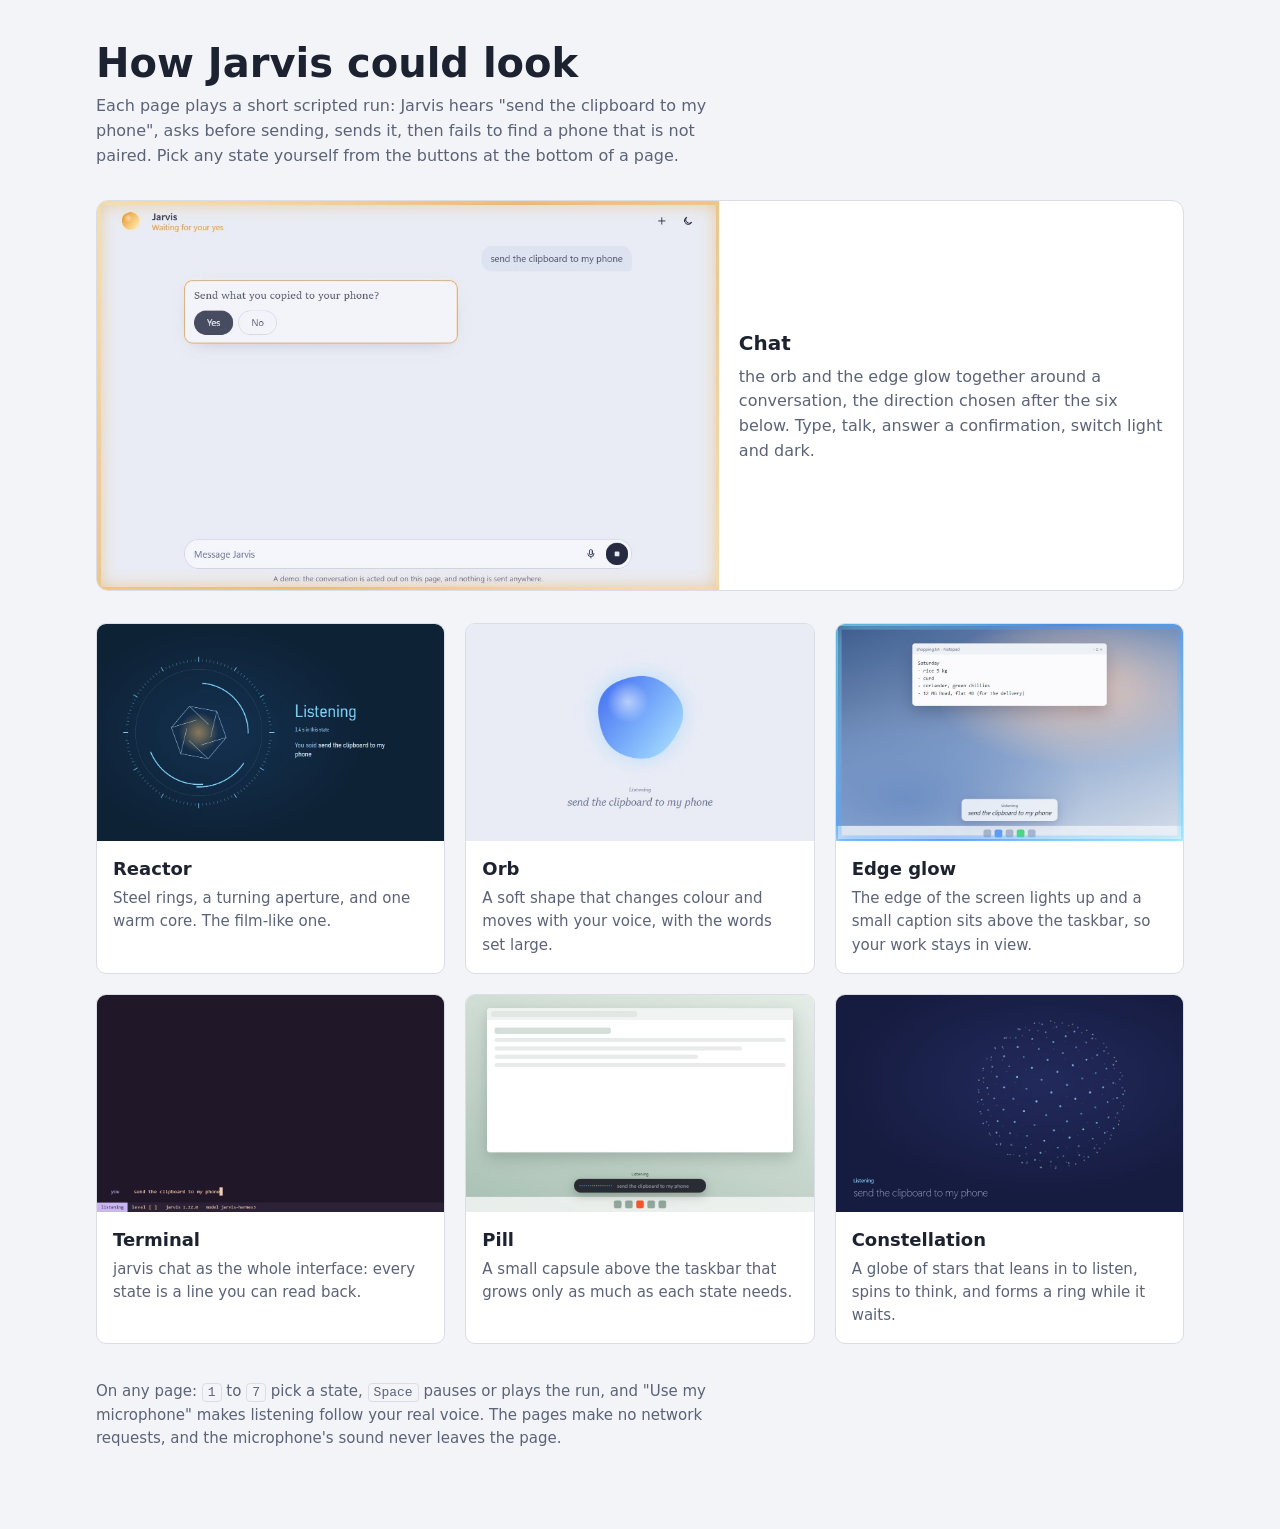
<file: ui-demos/index.html>
<!doctype html>
<html lang="en">
<head>
<meta charset="utf-8">
<meta name="viewport" content="width=device-width, initial-scale=1">
<title>Jarvis UI demos</title>
<style>
  :root { --bg: #F3F4F7; --card: #FFFFFF; --ink: #1D2230; --muted: #5C6378; --line: #DADDE6; --link: #2B5FD9; }
  @media (prefers-color-scheme: dark) {
    :root:not([data-theme="light"]) { --bg: #171A22; --card: #20242F; --ink: #E7E9EF; --muted: #A0A6B8; --line: #333948; --link: #8DB0FF; }
  }
  :root[data-theme="dark"] { --bg: #171A22; --card: #20242F; --ink: #E7E9EF; --muted: #A0A6B8; --line: #333948; --link: #8DB0FF; }
  * { box-sizing: border-box; }
  body { margin: 0; background: var(--bg); color: var(--ink); font: 16px/1.55 "Segoe UI Variable Text", "Segoe UI", system-ui, sans-serif; }
  main { max-width: 1120px; margin: 0 auto; padding: 40px 16px 64px; }
  h1 { margin: 0 0 8px; font: 600 clamp(28px, 4vw, 40px)/1.15 "Segoe UI Variable Display", "Segoe UI", system-ui, sans-serif; }
  .lead { margin: 0 0 32px; max-width: 64ch; color: var(--muted); }
  ul { list-style: none; margin: 0; padding: 0; display: grid; gap: 20px; grid-template-columns: repeat(auto-fill, minmax(300px, 1fr)); }
  li { background: var(--card); border: 1px solid var(--line); border-radius: 10px; overflow: hidden; }
  a { color: inherit; text-decoration: none; display: block; }
  a:focus-visible { outline: 3px solid var(--link); outline-offset: 2px; border-radius: 10px; }
  img { display: block; width: 100%; aspect-ratio: 16 / 10; object-fit: cover; background: var(--line); }
  h2 { margin: 14px 16px 4px; font-size: 18px; font-weight: 600; }
  li p { margin: 0 16px 16px; color: var(--muted); font-size: 15px; }
  a:hover h2 { color: var(--link); }
  .feature { display: grid; grid-template-columns: minmax(0, 1.4fr) minmax(0, 1fr); align-items: center; gap: 20px; margin: 0 0 32px; background: var(--card); border: 1px solid var(--line); border-radius: 12px; overflow: hidden; }
  .feature span { padding: 16px 20px 16px 0; color: var(--muted); }
  .feature strong { display: block; margin-bottom: 6px; font-size: 20px; color: var(--ink); }
  .feature:focus-visible { outline: 3px solid var(--link); outline-offset: 2px; }
  @media (max-width: 700px) { .feature { grid-template-columns: 1fr; } .feature span { padding: 0 16px 16px; } }
  .keys { margin-top: 36px; color: var(--muted); font-size: 15px; max-width: 70ch; }
  kbd { font: 13px Consolas, monospace; border: 1px solid var(--line); border-radius: 4px; padding: 1px 5px; }
</style>
</head>
<body>
<main>
  <h1>How Jarvis could look</h1>
  <p class="lead">Each page plays a short scripted run: Jarvis hears "send the clipboard to my phone", asks before sending, sends it, then fails to find a phone that is not paired. Pick any state yourself from the buttons at the bottom of a page.</p>
  <a class="feature" href="chat.html">
    <img src="screenshots/chat-confirm.jpg" alt="Chat: the orb in the header, the screen edge glowing amber, and a confirmation card in the conversation">
    <span><strong>Chat</strong> the orb and the edge glow together around a conversation, the direction chosen after the six below. Type, talk, answer a confirmation, switch light and dark.</span>
  </a>
  <ul>
    <li><a href="reactor.html"><img src="screenshots/reactor-listening.jpg" alt="Reactor: steel rings around a warm core, listening"><h2>Reactor</h2><p>Steel rings, a turning aperture, and one warm core. The film-like one.</p></a></li>
    <li><a href="orb.html"><img src="screenshots/orb-listening.jpg" alt="Orb: a soft blue shape in daylight, listening"><h2>Orb</h2><p>A soft shape that changes colour and moves with your voice, with the words set large.</p></a></li>
    <li><a href="edge.html"><img src="screenshots/edge-listening.jpg" alt="Edge glow: the screen's edge lit blue around a Notepad window"><h2>Edge glow</h2><p>The edge of the screen lights up and a small caption sits above the taskbar, so your work stays in view.</p></a></li>
    <li><a href="terminal.html"><img src="screenshots/terminal-listening.jpg" alt="Terminal: jarvis chat lines in peach on plum"><h2>Terminal</h2><p>jarvis chat as the whole interface: every state is a line you can read back.</p></a></li>
    <li><a href="pill.html"><img src="screenshots/pill-listening.jpg" alt="Pill: a dark capsule with a waveform above the taskbar"><h2>Pill</h2><p>A small capsule above the taskbar that grows only as much as each state needs.</p></a></li>
    <li><a href="constellation.html"><img src="screenshots/constellation-listening.jpg" alt="Constellation: a globe of stars on indigo"><h2>Constellation</h2><p>A globe of stars that leans in to listen, spins to think, and forms a ring while it waits.</p></a></li>
  </ul>
  <p class="keys">On any page: <kbd>1</kbd> to <kbd>7</kbd> pick a state, <kbd>Space</kbd> pauses or plays the run, and "Use my microphone" makes listening follow your real voice. The pages make no network requests, and the microphone's sound never leaves the page.</p>
</main>
</body>
</html>
</file>
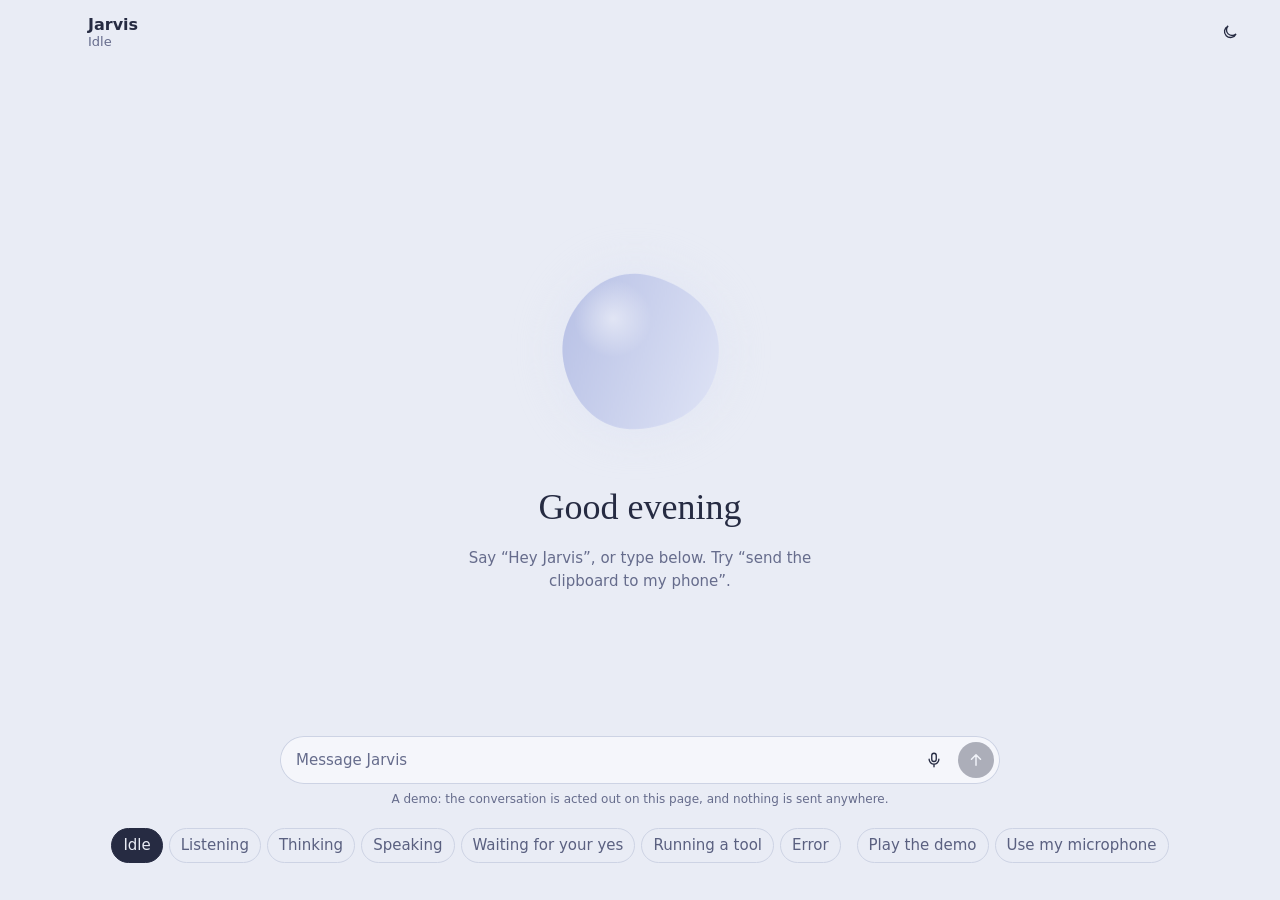
<file: ui-demos/chat.html>
<!doctype html>
<html lang="en">
<head>
<meta charset="utf-8">
<meta name="viewport" content="width=device-width, initial-scale=1">
<!-- jarvis:live -->
<title>Jarvis chat</title>
<style>
  /* Chat: the orb and the edge glow brought together around a conversation.
     The orb waits large in the middle, then glides up into the header once you talk;
     the window's edge carries the same colour as the orb, so the state reads from anywhere. */
  :root {
    color-scheme: light;
    --bg: #E9ECF5;
    --surface: #F5F6FB;
    --bubble: #DCE1F0;
    --ink: #262B42;
    --muted: #666C8C;
    --line: #CDD3E4;
    --a: #B9C2E6;
    --b: #DDE2F5;
    --glow: 0;
    --ease-out: cubic-bezier(0.23, 1, 0.32, 1);
    --ease-move: cubic-bezier(0.77, 0, 0.175, 1);
    --dock-bg: transparent;
    --dock-fg: #5A6080;
    --dock-line: #CDD3E4;
    --dock-accent: #262B42;
    --dock-on-accent: #E9ECF5;
  }
  @media (prefers-color-scheme: dark) {
    :root:not([data-theme="light"]) {
      color-scheme: dark;
      --bg: #141726; --surface: #1C2033; --bubble: #272C46; --ink: #E7E9F3; --muted: #9AA1C0;
      --line: #2E3452; --a: #5C6593; --b: #8E97C6;
      --dock-fg: #9AA1C0; --dock-line: #2E3452; --dock-accent: #E7E9F3; --dock-on-accent: #141726;
    }
  }
  :root[data-theme="dark"] {
    color-scheme: dark;
    --bg: #141726; --surface: #1C2033; --bubble: #272C46; --ink: #E7E9F3; --muted: #9AA1C0;
    --line: #2E3452; --a: #5C6593; --b: #8E97C6;
    --dock-fg: #9AA1C0; --dock-line: #2E3452; --dock-accent: #E7E9F3; --dock-on-accent: #141726;
  }
  /* The state colours are the orb demo's, the same in light and dark. */
  body[data-state="listening"] { --a: #4F7DF5; --b: #9CD3FF; }
  body[data-state="thinking"] { --a: #8B6CF6; --b: #F0A3E6; }
  body[data-state="speaking"] { --a: #FF7E95; --b: #FFC98F; }
  body[data-state="confirm"] { --a: #E9A23B; --b: #FFE3A3; }
  body[data-state="tool"] { --a: #2FB79B; --b: #A6EBD8; }
  body[data-state="error"] { --a: #D9363E; --b: #FF9A8A; }

  * { box-sizing: border-box; }
  html, body { height: 100%; margin: 0; }
  body {
    display: flex; flex-direction: column; background: var(--bg); color: var(--ink);
    font: 15px/1.5 "Segoe UI Variable Text", "Segoe UI", system-ui, sans-serif;
    transition: background-color 300ms ease;
  }
  button { font: inherit; color: inherit; }

  /* The edge glow, from the edge demo: a turning ring of the state's two colours. */
  @property --angle { syntax: "<angle>"; inherits: true; initial-value: 0deg; }
  .edge {
    position: fixed; inset: 0; pointer-events: none; z-index: 5; padding: var(--thick, 0px);
    background: conic-gradient(from var(--angle), var(--a), var(--b), var(--a), var(--b), var(--a));
    -webkit-mask: linear-gradient(#000 0 0) content-box, linear-gradient(#000 0 0);
    -webkit-mask-composite: xor; mask-composite: exclude;
    filter: blur(8px) saturate(1.15); opacity: calc(var(--glow) * 0.9);
    transition: opacity 400ms ease;
  }
  /* A soft bloom inside the ring: an inset shadow has no hard inner edge. */
  .bloom {
    position: fixed; inset: 0; pointer-events: none; z-index: 5; opacity: calc(var(--glow) * 0.55);
    box-shadow: inset 0 0 calc(var(--thick, 0px) * 5) calc(var(--thick, 0px) * 0.6) var(--a);
    transition: opacity 400ms ease;
  }

  header {
    position: relative; z-index: 2; display: flex; align-items: center; gap: 12px;
    height: 64px; padding: 0 clamp(16px, 4vw, 32px); flex: none;
  }
  .head-slot { width: 44px; height: 44px; flex: none; }
  .who { display: flex; flex-direction: column; line-height: 1.2; min-width: 0; }
  .who strong { font: 600 16px/1.2 "Segoe UI Variable Display", "Segoe UI", system-ui, sans-serif; }
  .who span { font-size: 13px; color: var(--muted); transition: color 300ms ease; }
  body:not([data-state="idle"]) .who span { color: var(--a); }
  .tools { margin-left: auto; display: flex; gap: 6px; }
  .icon-button {
    width: 36px; height: 36px; display: grid; place-items: center; border-radius: 50%;
    border: 1px solid transparent; background: transparent; cursor: pointer;
    transition: transform 160ms var(--ease-out), background-color 160ms ease;
  }
  .icon-button:active { transform: scale(0.95); }
  @media (hover: hover) and (pointer: fine) { .icon-button:hover { background: var(--surface); } }
  .icon-button:focus-visible, .composer button:focus-visible, .card button:focus-visible {
    outline: 2px solid var(--a); outline-offset: 2px;
  }
  .icon-button svg { width: 18px; height: 18px; }
  #theme .sun, :root[data-theme="dark"] #theme .moon { display: none; }
  :root[data-theme="dark"] #theme .sun { display: block; }
  @media (prefers-color-scheme: dark) {
    :root:not([data-theme="light"]) #theme .moon { display: none; }
    :root:not([data-theme="light"]) #theme .sun { display: block; }
  }
  body.empty .new-chat { visibility: hidden; }

  /* The orb: one canvas that moves between the middle and the header. */
  .orb {
    position: fixed; left: 0; top: 0; width: 300px; height: 300px; z-index: 3; pointer-events: none;
    transform-origin: 0 0; transition: transform 720ms var(--ease-move);
  }
  .orb canvas { width: 100%; height: 100%; display: block; }
  .orb.instant { transition: none; }

  main { position: relative; flex: 1; min-height: 0; display: flex; flex-direction: column; }
  .welcome {
    position: absolute; inset: 0; display: flex; flex-direction: column; align-items: center;
    justify-content: center; text-align: center; padding: 0 16px 40px; gap: 18px;
    transition: opacity 260ms var(--ease-out), transform 260ms var(--ease-out);
  }
  .hero-slot { width: min(300px, 62vw); aspect-ratio: 1; }
  .welcome h1 {
    margin: 0; font: 400 clamp(26px, 3.6vw, 36px)/1.2 "Sitka Display", "Sitka Text", Georgia, serif;
    text-wrap: balance;
  }
  .welcome p { margin: 0; color: var(--muted); max-width: 40ch; }
  body:not(.empty) .welcome { opacity: 0; transform: translateY(-12px); pointer-events: none; }

  .log {
    flex: 1; min-height: 0; overflow-y: auto; padding: 8px clamp(16px, 4vw, 32px) 24px;
    scroll-behavior: smooth; transition: opacity 260ms ease 120ms;
  }
  body.empty .log { opacity: 0; }
  .thread { max-width: 720px; margin: 0 auto; display: flex; flex-direction: column; gap: 14px; }
  .msg {
    transition: opacity 240ms var(--ease-out), transform 240ms var(--ease-out), filter 240ms ease;
    @starting-style { opacity: 0; transform: translateY(8px) scale(0.98); filter: blur(2px); }
  }
  .you {
    align-self: flex-end; max-width: min(78%, 520px); padding: 9px 15px; border-radius: 18px 18px 6px 18px;
    background: var(--bubble); white-space: pre-wrap; overflow-wrap: anywhere;
  }
  .you.live { color: var(--muted); font-style: italic; background: transparent; box-shadow: inset 0 0 0 1px var(--line); }
  .you.live::after { content: ""; display: inline-block; width: 2px; height: 1em; margin-left: 2px; vertical-align: -2px; background: var(--a); animation: caret 1s steps(1) infinite; }
  @keyframes caret { 50% { opacity: 0; } }
  .jarvis {
    align-self: flex-start; max-width: min(86%, 600px);
    font: 18px/1.45 "Sitka Text", Georgia, serif; overflow-wrap: anywhere;
  }
  .jarvis .word { transition: opacity 180ms ease, filter 180ms ease; }
  .jarvis .word.hidden { opacity: 0; filter: blur(3px); }
  .jarvis.thinking { color: var(--muted); font-style: italic; }
  .jarvis.thinking span {
    background: linear-gradient(90deg, var(--muted) 0%, var(--ink) 45%, var(--muted) 90%);
    background-size: 220% 100%; -webkit-background-clip: text; background-clip: text; color: transparent;
    animation: shimmer 1.6s linear infinite;
  }
  @keyframes shimmer { to { background-position: -220% 0; } }
  .jarvis.bad { color: #C2313A; }
  :root[data-theme="dark"] .jarvis.bad { color: #FF8A80; }
  @media (prefers-color-scheme: dark) { :root:not([data-theme="light"]) .jarvis.bad { color: #FF8A80; } }
  .jarvis small { display: block; margin-top: 2px; font: 13px/1.4 "Segoe UI Variable Text", "Segoe UI", sans-serif; color: var(--muted); }

  /* A confirmation, asked in the conversation itself. */
  .card {
    align-self: flex-start; width: min(100%, 440px); padding: 14px 16px; border-radius: 14px;
    background: var(--surface); box-shadow: inset 0 0 0 1px var(--line), 0 10px 30px -18px rgba(30, 35, 70, 0.4);
  }
  .card p { margin: 0 0 12px; font: 17px/1.4 "Sitka Text", Georgia, serif; }
  .card .buttons { display: flex; gap: 8px; }
  .card button {
    padding: 7px 20px; border-radius: 999px; cursor: pointer; border: 1px solid var(--line); background: transparent;
    transition: transform 160ms var(--ease-out), background-color 160ms ease;
  }
  .card button:active { transform: scale(0.97); }
  .card button.yes { background: var(--ink); border-color: var(--ink); color: var(--bg); }
  .card.answered { padding: 0 2px; background: transparent; box-shadow: none; }
  .card.answered p { margin: 0; font: 14px/1.4 "Segoe UI Variable Text", "Segoe UI", sans-serif; color: var(--muted); }
  .card.answered .buttons { display: none; }
  body[data-state="confirm"] .card:not(.answered) { box-shadow: inset 0 0 0 1.5px var(--a), 0 10px 30px -18px rgba(30, 35, 70, 0.4); }

  .composer-wrap { flex: none; padding: 0 clamp(16px, 4vw, 32px) 10px; position: relative; z-index: 2; }
  .composer {
    max-width: 720px; margin: 0 auto; display: flex; align-items: flex-end; gap: 6px; padding: 6px 6px 6px 16px;
    border-radius: 24px; background: var(--surface); box-shadow: inset 0 0 0 1px var(--line);
    transition: box-shadow 200ms ease;
  }
  .composer:focus-within { box-shadow: inset 0 0 0 1.5px var(--a); }
  textarea {
    flex: 1; min-height: 36px; max-height: 140px; resize: none; border: 0; outline: 0; padding: 7px 0;
    background: transparent; color: var(--ink); font: inherit; line-height: 22px;
  }
  textarea::placeholder { color: var(--muted); }
  .composer button {
    width: 36px; height: 36px; flex: none; display: grid; place-items: center; border-radius: 50%; border: 0;
    cursor: pointer; background: transparent; transition: transform 160ms var(--ease-out), background-color 200ms ease, color 200ms ease;
  }
  .composer button:active { transform: scale(0.94); }
  .composer button svg { width: 18px; height: 18px; }
  .composer .send { background: var(--ink); color: var(--bg); }
  .composer .send:disabled { opacity: 0.35; cursor: default; }
  .composer .mic[aria-pressed="true"] { background: var(--a); color: #FFFFFF; }
  .send .stop-icon, body.working .send .send-icon { display: none; }
  body.working .send .stop-icon { display: block; }
  .note { max-width: 720px; margin: 6px auto 0; text-align: center; font-size: 12px; color: var(--muted); }
  #dock { padding: 4px 16px 10px; font-size: 12px; }
  body.live #dock { display: none; }
  body.down .note { color: #C2313A; }
  .composer .mic:disabled { opacity: 0.35; cursor: default; }

  @media (prefers-reduced-motion: reduce) {
    .orb { transition: none; }
    .msg { transition: opacity 200ms ease; @starting-style { opacity: 0; } }
    .jarvis.thinking span, .you.live::after { animation: none; }
    .welcome { transition: opacity 200ms ease; }
    body:not(.empty) .welcome { transform: none; }
  }
  .sr { position: absolute; width: 1px; height: 1px; overflow: hidden; clip: rect(0 0 0 0); white-space: nowrap; }
</style>
</head>
<body data-state="idle" class="empty" data-kit-autoplay="off">
<div class="bloom" aria-hidden="true"></div>
<div class="edge" aria-hidden="true"></div>
<div class="orb" id="orb" aria-hidden="true"><canvas id="orb-canvas"></canvas></div>

<header>
  <div class="head-slot" id="head-slot"></div>
  <div class="who">
    <strong>Jarvis</strong>
    <span data-kit="label">Idle</span>
  </div>
  <div class="tools">
    <button type="button" class="icon-button new-chat" id="new-chat" aria-label="New chat" title="New chat">
      <svg viewBox="0 0 24 24" fill="none" stroke="currentColor" stroke-width="1.8" stroke-linecap="round"><path d="M12 5v14M5 12h14"/></svg>
    </button>
    <button type="button" class="icon-button" id="theme" aria-label="Switch light and dark" title="Switch light and dark">
      <svg class="moon" viewBox="0 0 24 24" fill="none" stroke="currentColor" stroke-width="1.8" stroke-linecap="round"><path d="M20 14.5A8 8 0 1 1 9.5 4a6.5 6.5 0 0 0 10.5 10.5Z"/></svg>
      <svg class="sun" viewBox="0 0 24 24" fill="none" stroke="currentColor" stroke-width="1.8" stroke-linecap="round"><circle cx="12" cy="12" r="4"/><path d="M12 2.5v2M12 19.5v2M4.6 4.6 6 6M18 18l1.4 1.4M2.5 12h2M19.5 12h2M4.6 19.4 6 18M18 6l1.4-1.4"/></svg>
    </button>
  </div>
</header>

<main>
  <section class="welcome" aria-labelledby="hello">
    <div class="hero-slot" id="hero-slot"></div>
    <h1 id="hello">Good evening</h1>
    <p>Say &ldquo;Hey Jarvis&rdquo;, or type below. Try &ldquo;send the clipboard to my phone&rdquo;.</p>
  </section>
  <div class="log" id="log">
    <div class="thread" id="thread" role="log" aria-live="polite" aria-label="Conversation"></div>
  </div>
</main>

<div class="composer-wrap">
  <form class="composer" id="composer">
    <label class="sr" for="text">Message Jarvis</label>
    <textarea id="text" rows="1" placeholder="Message Jarvis"></textarea>
    <button type="button" class="mic" id="mic" aria-pressed="false" aria-label="Talk" title="Talk">
      <svg viewBox="0 0 24 24" fill="none" stroke="currentColor" stroke-width="1.8" stroke-linecap="round"><rect x="9" y="3" width="6" height="11" rx="3"/><path d="M5.5 11a6.5 6.5 0 0 0 13 0M12 17.5V21"/></svg>
    </button>
    <button type="submit" class="send" id="send" aria-label="Send" title="Send" disabled>
      <svg class="send-icon" viewBox="0 0 24 24" fill="none" stroke="currentColor" stroke-width="2" stroke-linecap="round" stroke-linejoin="round"><path d="M12 19V5M6 11l6-6 6 6"/></svg>
      <svg class="stop-icon" viewBox="0 0 24 24" fill="currentColor"><rect x="7" y="7" width="10" height="10" rx="2"/></svg>
    </button>
  </form>
  <p class="note">A demo: the conversation is acted out on this page, and nothing is sent anywhere.</p>
</div>
<nav id="dock"></nav>

<script>
// kit:begin
// The demo kit: the seven states, a scripted run, the controls, and the microphone level.
// Every demo page carries a copy between its kit markers; edit this file, then run
// `uv run python scripts/build_ui_demos.py` (a test checks the copies match).
//
// A page reads Kit.scene in Kit.onFrame(fn) and styles itself from body[data-state].
// Elements marked data-kit="heard" | "say" | "ask" | "tool" | "label" get their text here,
// and buttons marked data-kit-answer="yes" | "no" answer the confirmation.
// Nothing here makes a network request. The microphone is opened only after its button is
// pressed, and its sound never leaves the page: only a loudness number is read.
const Kit = (() => {
  const STATES = ["idle", "listening", "thinking", "speaking", "confirm", "tool", "error"];
  const NAMES = {
    idle: "Idle",
    listening: "Listening",
    thinking: "Thinking",
    speaking: "Speaking",
    confirm: "Waiting for your yes",
    tool: "Running a tool",
    error: "Error",
  };
  // What each state shows when picked by hand, and in screenshots.
  const EXAMPLE = {
    idle: { say: "Say “Hey Jarvis”" },
    listening: { heard: "send the clipboard to my phone" },
    thinking: { heard: "send the clipboard to my phone" },
    confirm: { ask: "Send what you copied to your phone?" },
    tool: { tool: "send_to_phone", say: "Sending to your phone" },
    speaking: { say: "Sent what you copied to your phone." },
    error: { say: "Your phone isn’t paired yet. Open KDE Connect on the PC and press Pair." },
  };
  const SCRIPT = [
    { state: "idle", ms: 1800, ...EXAMPLE.idle },
    { state: "listening", ms: 2800, heard: "send the clipboard to my phone" },
    { state: "thinking", ms: 1300, heard: "send the clipboard to my phone" },
    { state: "confirm", ms: 2600, ...EXAMPLE.confirm, auto: "yes" },
    { state: "idle", ms: 1600, ...EXAMPLE.idle },
    { state: "listening", ms: 1700, heard: "find my phone" },
    { state: "tool", ms: 1200, tool: "ring_phone", say: "Looking for your phone" },
    { state: "error", ms: 3400, ...EXAMPLE.error },
  ];
  const AFTER_YES = [
    { state: "tool", ms: 1400, ...EXAMPLE.tool },
    { state: "speaking", ms: 2800, ...EXAMPLE.speaking },
  ];
  const AFTER_NO = [{ state: "speaking", ms: 1600, say: "Okay, I won’t." }];

  const params = new URLSearchParams(location.search);
  const still = params.has("still"); // a frozen frame, for screenshots
  const calm = matchMedia("(prefers-reduced-motion: reduce)").matches;
  const scene = {
    state: "idle", heard: "", heardShown: "", say: "", ask: "", tool: "",
    t: 0, since: 0, level: 0, mic: false, calm, still,
    seq: 0, // counts every state change, so a page can tell a new step from the same one
    picked: false, // this state was chosen by hand (a button, a key, ?state=), not by a run
  };
  const frames = [];
  let queue = [];
  let stepEnds = 0;
  let looping = !still && !params.has("state");
  let step = null;
  let analyser = null;
  let samples = null;
  let fedLevel = 0; // a level from outside the page (the real Jarvis's microphone)
  let fedAt = -1;

  function show(entry, now) {
    step = entry;
    scene.state = entry.state;
    scene.heard = entry.heard || "";
    scene.say = entry.say || "";
    scene.ask = entry.ask || "";
    scene.tool = entry.tool || "";
    scene.since = now;
    scene.seq += 1;
    scene.picked = Boolean(entry.picked);
    stepEnds = entry.ms ? now + entry.ms / 1000 : Infinity;
    document.body.dataset.state = entry.state;
    for (const el of document.querySelectorAll("[data-kit]")) {
      const key = el.dataset.kit;
      if (key === "label") el.textContent = NAMES[entry.state];
      else if (key !== "heard") el.textContent = scene[key] || "";
    }
    for (const button of document.querySelectorAll("[data-kit-state]")) {
      button.setAttribute("aria-pressed", String(button.dataset.kitState === entry.state));
    }
  }

  function run(steps, now) {
    queue = steps.slice();
    show(queue.shift(), now);
  }

  function next(now) {
    if (step && step.auto) return answer(step.auto === "yes");
    if (queue.length) return show(queue.shift(), now);
    if (looping) return run(SCRIPT, now);
    stepEnds = Infinity;
  }

  function answer(yes) {
    if (scene.state !== "confirm") return;
    const now = performance.now() / 1000;
    queue = (yes ? AFTER_YES : AFTER_NO).slice();
    if (looping) queue.push(...SCRIPT);
    show(queue.shift(), now);
  }

  function pick(state) {
    looping = false;
    updatePlay();
    queue = [];
    show({ state, ...EXAMPLE[state], picked: true }, performance.now() / 1000);
  }

  // A page's own turn, such as a typed message: these steps once, then rest.
  function play(steps) {
    looping = false;
    updatePlay();
    run(steps, performance.now() / 1000);
  }

  // Live pages: a state from a real event, held until the next one, and Jarvis's own mic level.
  function set(state, fields = {}) {
    looping = false;
    updatePlay();
    queue = [];
    show({ state, ...fields }, performance.now() / 1000);
  }

  function feedLevel(value) {
    fedLevel = Math.max(0, Math.min(1, Number(value) || 0));
    fedAt = performance.now();
  }

  function stop() {
    looping = false;
    updatePlay();
    queue = [];
    show({ state: "idle", ...EXAMPLE.idle }, performance.now() / 1000);
  }

  function noise(t) {
    return (Math.sin(t * 7.3) + Math.sin(t * 13.1 + 1.7) * 0.6 + Math.sin(t * 29.9 + 0.4) * 0.3) / 1.9;
  }

  function syntheticLevel(t, inState) {
    switch (scene.state) {
      case "listening": return Math.min(1, 0.3 + 0.45 * Math.abs(noise(t * 1.4)));
      case "speaking": {
        const syllable = Math.abs(Math.sin(t * 9.5)) * (0.55 + 0.45 * Math.abs(Math.sin(t * 2.1)));
        return inState < 0.15 ? syllable * inState / 0.15 : syllable;
      }
      case "thinking": return 0.12 + 0.05 * Math.sin(t * 3);
      case "tool": return 0.2;
      default: return 0;
    }
  }

  function micLevel() {
    analyser.getFloatTimeDomainData(samples);
    let sum = 0;
    for (const v of samples) sum += v * v;
    return Math.min(1, Math.sqrt(sum / samples.length) * 6);
  }

  function tick(ms) {
    const now = ms / 1000;
    if (!still && now >= stepEnds) next(now);
    const t = still ? 2.2 : now;
    const inState = still ? 1.4 : now - scene.since;
    scene.t = t;
    const fed = scene.state === "listening" && ms - fedAt < 400;
    const target = fed ? fedLevel
      : scene.mic && scene.state === "listening" ? micLevel() : syntheticLevel(t, inState);
    scene.level = still ? target : scene.level + (target - scene.level) * 0.25;
    // The words appear as they are heard.
    const share = scene.state === "listening" && !still ? Math.min(1, inState / 1.8) : 1;
    scene.heardShown = scene.heard.slice(0, Math.ceil(scene.heard.length * share));
    for (const el of document.querySelectorAll('[data-kit="heard"]')) {
      if (el.textContent !== scene.heardShown) el.textContent = scene.heardShown;
    }
    for (const fn of frames) fn(scene);
    requestAnimationFrame(tick); // a frozen frame keeps drawing the same picture, so resizes redraw
  }

  async function toggleMic(button, status) {
    if (scene.mic) {
      scene.mic = false;
      analyser.context.close();
      analyser = null;
      button.textContent = "Use my microphone";
      status.textContent = "";
      return;
    }
    try {
      const stream = await navigator.mediaDevices.getUserMedia({ audio: true });
      const context = new AudioContext();
      analyser = context.createAnalyser();
      analyser.fftSize = 1024;
      samples = new Float32Array(analyser.fftSize);
      context.createMediaStreamSource(stream).connect(analyser);
      scene.mic = true;
      button.textContent = "Stop using the microphone";
      status.textContent = "Listening follows your voice. Nothing is recorded or sent.";
      pick("listening");
    } catch (error) {
      status.textContent = "The microphone was not allowed. Allow it in the address bar and try again.";
    }
  }

  let playButton = null;
  function updatePlay() {
    if (playButton) playButton.textContent = looping ? "Pause the demo" : "Play the demo";
  }

  function dock() {
    const nav = document.querySelector("#dock");
    if (!nav) return;
    nav.setAttribute("aria-label", "Demo controls");
    const states = document.createElement("div");
    states.className = "kit-states";
    states.setAttribute("role", "group");
    states.setAttribute("aria-label", "Show a state");
    STATES.forEach((state, index) => {
      const button = document.createElement("button");
      button.type = "button";
      button.dataset.kitState = state;
      button.textContent = NAMES[state];
      button.title = `${NAMES[state]} (key ${index + 1})`;
      button.addEventListener("click", () => pick(state));
      states.append(button);
    });
    const actions = document.createElement("div");
    actions.className = "kit-actions";
    playButton = document.createElement("button");
    playButton.type = "button";
    playButton.addEventListener("click", () => {
      looping = !looping;
      updatePlay();
      if (looping) run(SCRIPT, performance.now() / 1000);
    });
    const mic = document.createElement("button");
    mic.type = "button";
    mic.textContent = "Use my microphone";
    const status = document.createElement("p");
    status.className = "kit-status";
    status.setAttribute("role", "status");
    mic.addEventListener("click", () => toggleMic(mic, status));
    actions.append(playButton, mic);
    nav.append(states, actions, status);
    updatePlay();
  }

  const css = `
  #dock { display: flex; flex-wrap: wrap; align-items: center; justify-content: center;
    gap: 8px 16px; padding: 10px 16px; color: var(--dock-fg); background: var(--dock-bg);
    font: 13px/1.3 var(--dock-font, inherit); }
  #dock button { font: inherit; color: inherit; background: transparent; cursor: pointer;
    border: 1px solid var(--dock-line); border-radius: var(--dock-radius, 999px); padding: 5px 11px; }
  #dock button:hover { border-color: var(--dock-fg); }
  #dock button[aria-pressed="true"] { background: var(--dock-accent); color: var(--dock-on-accent);
    border-color: var(--dock-accent); }
  #dock button:focus-visible, [data-kit-answer]:focus-visible { outline: 2px solid var(--dock-accent);
    outline-offset: 2px; }
  .kit-states, .kit-actions { display: flex; flex-wrap: wrap; gap: 6px; justify-content: center; }
  .kit-status { margin: 0; width: 100%; text-align: center; min-height: 1.3em; opacity: .8; }
  body.kit-still #dock { display: none; }`;

  function start() {
    const style = document.createElement("style");
    style.textContent = css;
    document.head.append(style);
    if (still) document.body.classList.add("kit-still");
    dock();
    for (const button of document.querySelectorAll("[data-kit-answer]")) {
      button.addEventListener("click", () => answer(button.dataset.kitAnswer === "yes"));
    }
    addEventListener("keydown", (event) => {
      if (document.body.dataset.kitKeys === "off") return; // a live page: keys are for real use
      if (event.target.closest && event.target.closest("input, textarea")) return;
      const index = Number(event.key) - 1;
      if (index >= 0 && index < STATES.length) pick(STATES[index]);
      else if (event.key === " " && event.target === document.body) {
        event.preventDefault();
        playButton.click();
      }
    });
    const first = params.get("state");
    const now = performance.now() / 1000;
    // <body data-kit-autoplay="off">: the page waits for you; "Play the demo" still runs it.
    if (document.body.dataset.kitAutoplay === "off") looping = false;
    updatePlay();
    if (STATES.includes(first)) show({ state: first, ...EXAMPLE[first], picked: true }, now);
    else if (looping) run(SCRIPT, now);
    else show({ state: "idle", ...EXAMPLE.idle }, now);
    requestAnimationFrame(tick);
  }

  if (document.readyState === "loading") addEventListener("DOMContentLoaded", start);
  else start();
  return {
    STATES, NAMES, EXAMPLE, scene, onFrame: (fn) => frames.push(fn),
    pick, answer, play, stop, set, feedLevel,
  };
})();
// kit:end
</script>
<script>
  const body = document.body;
  const thread = document.querySelector("#thread");
  const log = document.querySelector("#log");
  const orb = document.querySelector("#orb");
  const canvas = document.querySelector("#orb-canvas");
  const ctx = canvas.getContext("2d");
  const text = document.querySelector("#text");
  const send = document.querySelector("#send");
  const mic = document.querySelector("#mic");
  const WORKING = new Set(["thinking", "confirm", "tool", "speaking"]);
  // Served by jarvis serve, the page carries its address and token and shows real turns
  // (ADR-103); opened from disk, it plays the demo.
  const liveMeta = document.querySelector('meta[name="jarvis-live"]');
  const LIVE = liveMeta ? JSON.parse(liveMeta.getAttribute("content")) : null;
  if (LIVE) {
    body.classList.add("live");
    body.dataset.kitKeys = "off";
    document.querySelector(".note").textContent = "Connecting to Jarvis on this computer...";
  }

  // Greeting by the hour.
  const hour = new Date().getHours();
  document.querySelector("#hello").textContent =
    hour < 5 ? "Still up?" : hour < 12 ? "Good morning" : hour < 17 ? "Good afternoon" : "Good evening";

  // Theme: follows Windows until you switch it; the choice is remembered on this computer.
  const root = document.documentElement;
  try { const saved = localStorage.getItem("jarvis-theme"); if (saved) root.dataset.theme = saved; } catch {}
  document.querySelector("#theme").addEventListener("click", () => {
    const dark = root.dataset.theme ? root.dataset.theme === "dark" : matchMedia("(prefers-color-scheme: dark)").matches;
    root.dataset.theme = dark ? "light" : "dark";
    try { localStorage.setItem("jarvis-theme", root.dataset.theme); } catch {}
  });

  // The orb's place: the middle while the chat is empty, the header after.
  function placeOrb(instant) {
    const slot = document.querySelector(body.classList.contains("empty") ? "#hero-slot" : "#head-slot");
    const r = slot.getBoundingClientRect();
    orb.classList.toggle("instant", Boolean(instant));
    orb.style.transform = `translate(${r.left}px, ${r.top}px) scale(${r.width / 300})`;
    if (instant) requestAnimationFrame(() => orb.classList.remove("instant"));
  }
  function setEmpty(empty) {
    if (body.classList.contains("empty") === empty) return;
    body.classList.toggle("empty", empty);
    placeOrb(Kit.scene.still); // a frozen frame shows the orb already in place
  }
  addEventListener("resize", () => placeOrb(true));
  const ratio = devicePixelRatio || 1;
  canvas.width = canvas.height = 300 * ratio;
  ctx.scale(ratio, ratio);

  // Messages
  function add(el) {
    thread.append(el);
    setEmpty(false);
    requestAnimationFrame(() => { log.scrollTop = log.scrollHeight; });
    return el;
  }
  function you(words, live) {
    const el = document.createElement("div");
    el.className = "msg you" + (live ? " live" : "");
    el.textContent = words;
    return add(el);
  }
  function jarvis(words, kind) {
    const el = document.createElement("div");
    el.className = "msg jarvis" + (kind ? ` ${kind}` : "");
    if (kind === "thinking") {
      const span = document.createElement("span");
      span.textContent = words;
      el.append(span);
    } else {
      for (const [i, word] of words.split(" ").entries()) {
        const span = document.createElement("span");
        span.className = "word hidden";
        span.textContent = (i ? " " : "") + word;
        el.append(span);
      }
    }
    return add(el);
  }
  function card(question, onAnswer = (yes) => Kit.answer(yes), labels = [["Yes", true], ["No", false]]) {
    const el = document.createElement("div");
    el.className = "msg card";
    const p = document.createElement("p");
    p.textContent = question;
    const buttons = document.createElement("div");
    buttons.className = "buttons";
    for (const [label, yes] of labels) {
      const b = document.createElement("button");
      b.type = "button";
      b.className = yes === true ? "yes" : "no";
      b.textContent = label;
      b.addEventListener("click", () => onAnswer(yes));
      buttons.append(b);
    }
    el.append(p, buttons);
    return add(el);
  }

  let liveYou = null;     // your bubble while you speak
  let pending = null;     // Jarvis's "thinking" line, replaced by what comes next
  let openCard = null;    // a confirmation waiting for your answer
  let speakingEl = null;  // the reply being spoken, revealed word by word

  function settle(state) {
    if (liveYou && state !== "listening") { liveYou.classList.remove("live"); liveYou = null; }
    if (pending && state !== "thinking") { pending.remove(); pending = null; }
    if (openCard && state !== "confirm") {
      const said = state === "tool" || (state === "speaking" && !/won.t/.test(Kit.scene.say));
      openCard.classList.add("answered");
      openCard.querySelector("p").textContent = said ? "You said yes." : "You said no.";
      openCard = null;
    }
    if (speakingEl && state !== "speaking") { reveal(speakingEl, 1); speakingEl = null; }
  }
  function reveal(el, share) {
    const words = el.querySelectorAll(".word");
    const shown = Math.ceil(words.length * share);
    words.forEach((w, i) => w.classList.toggle("hidden", i >= shown));
  }

  // A hand-picked state shows the conversation that leads to it.
  function story(state) {
    thread.replaceChildren();
    liveYou = pending = openCard = speakingEl = null;
    if (state === "idle") { setEmpty(true); return; }
    const phone = state === "error";
    const asked = phone ? "find my phone" : Kit.EXAMPLE.listening.heard;
    if (state === "listening") { liveYou = you("", true); return; }
    you(asked, false);
    if (state === "thinking") { pending = jarvis("Thinking", "thinking"); return; }
    if (state === "error") { reveal(jarvis(Kit.EXAMPLE.error.say, "bad"), 1); return; }
    const c = card(Kit.EXAMPLE.confirm.ask);
    if (state === "confirm") { openCard = c; return; }
    c.classList.add("answered");
    c.querySelector("p").textContent = "You said yes.";
    if (state === "tool") { pending = jarvis(Kit.EXAMPLE.tool.say, "thinking"); return; }
    speakingEl = jarvis(Kit.EXAMPLE.speaking.say);
  }

  function enter(s) {
    if (s.picked) return story(s.state);
    settle(s.state);
    switch (s.state) {
      case "idle": break;
      case "listening": liveYou = you("", true); break;
      case "thinking": if (!pending) pending = jarvis("Thinking", "thinking"); break;
      case "confirm": openCard = card(s.ask); break;
      case "tool": pending = jarvis(s.say || "Working on it", "thinking"); break;
      case "speaking": speakingEl = jarvis(s.say); break;
      case "error": reveal(jarvis(s.say, "bad"), 1); break;
    }
  }

  // Typed messages and the talk button play short turns of their own.
  function replyTo(words) {
    const lower = words.toLowerCase();
    if (/clipboard|copied/.test(lower) && /phone/.test(lower)) {
      return [
        { state: "thinking", ms: 1100 },
        { state: "confirm", ms: 0, ask: Kit.EXAMPLE.confirm.ask },
      ];
    }
    if (/find|ring|where/.test(lower) && /phone/.test(lower)) {
      return [{ state: "tool", ms: 1200, say: "Looking for your phone" }, { state: "error", ms: 0, say: Kit.EXAMPLE.error.say }];
    }
    if (/timer/.test(lower)) {
      return [{ state: "thinking", ms: 800 }, { state: "speaking", ms: 2200, say: "Timer set for 10 minutes." }];
    }
    return [
      { state: "thinking", ms: 1200 },
      { state: "speaking", ms: 3600, say: `This page only acts out a few commands. In Jarvis, “${words}” would go to the model, which picks the tools to use.` },
    ];
  }
  document.querySelector("#composer").addEventListener("submit", (event) => {
    event.preventDefault();
    if (body.classList.contains("working")) { LIVE ? live.send({ type: "stop" }) : Kit.stop(); return; }
    const words = text.value.trim();
    if (!words) return;
    text.value = "";
    grow();
    if (LIVE) { live.typed(words); return; }
    settle("thinking");
    you(words, false);
    Kit.play(replyTo(words));
  });
  text.addEventListener("keydown", (event) => {
    if (event.key === "Enter" && !event.shiftKey) { event.preventDefault(); send.click(); }
  });
  function grow() {
    text.style.height = "auto";
    text.style.height = `${Math.min(140, text.scrollHeight)}px`;
    send.disabled = !text.value.trim() && !body.classList.contains("working");
  }
  text.addEventListener("input", grow);
  mic.addEventListener("click", () => {
    if (LIVE) { live.talk(); return; }
    if (Kit.scene.state === "listening") { Kit.stop(); return; }
    const heard = "set a timer for 10 minutes";
    Kit.play([{ state: "listening", ms: 2400, heard }, ...replyTo(heard)]);
  });
  document.querySelector("#new-chat").addEventListener("click", () => {
    if (!LIVE) Kit.stop();
    thread.replaceChildren();
    liveYou = pending = openCard = speakingEl = null;
    setEmpty(true);
  });

  // The orb, drawn as in the orb demo.
  let radius = 0.5, wobble = 0.03, angle = 0, thick = 0, last = 0, seq = -1;
  const css = (name) => getComputedStyle(body).getPropertyValue(name).trim();
  function blob(r, t, amount) {
    ctx.beginPath();
    for (let i = 0; i <= 96; i++) {
      const a = (i / 96) * Math.PI * 2;
      const bend = Math.sin(a * 3 + t * 1.3) * 0.5 + Math.sin(a * 5 - t * 1.9) * 0.3 + Math.sin(a * 2 + t * 0.7) * 0.2;
      const rr = r * (1 + bend * amount);
      i ? ctx.lineTo(150 + Math.cos(a) * rr, 150 + Math.sin(a) * rr) : ctx.moveTo(150 + Math.cos(a) * rr, 150 + Math.sin(a) * rr);
    }
    ctx.closePath();
  }

  Kit.onFrame((s) => {
    if (s.seq !== seq) { seq = s.seq; if (!LIVE) enter(s); }
    body.classList.toggle("working", WORKING.has(s.state));
    send.setAttribute("aria-label", body.classList.contains("working") ? "Stop" : "Send");
    send.disabled = !text.value.trim() && !body.classList.contains("working");
    mic.setAttribute("aria-pressed", String(s.state === "listening" || (LIVE && live.micOn)));
    if (liveYou) liveYou.textContent = s.heardShown;
    if (speakingEl && !LIVE) reveal(speakingEl, s.still ? 1 : Math.min(1, (s.t - s.since) / Math.max(1.2, s.say.length / 22)));

    const dt = s.still ? 0 : Math.min(0.05, s.t - last);
    last = s.t;
    const t = s.calm ? 0 : s.t;
    const ease = s.still ? 1 : 0.12;
    const sizes = { idle: 0.5, listening: 0.62, thinking: 0.58, speaking: 0.6, confirm: 0.64, tool: 0.55, error: 0.46 };
    const wobbles = { idle: 0.03, listening: 0.05, thinking: 0.09, speaking: 0.04, confirm: 0.02, tool: 0.04, error: 0.06 };
    const voice = s.state === "speaking" || s.state === "listening" ? s.level * 0.14 : 0;
    radius += (sizes[s.state] + (s.state === "idle" ? Math.sin(t * 1.2) * 0.02 : 0) + voice - radius) * ease;
    wobble += (wobbles[s.state] + (s.state === "listening" ? s.level * 0.1 : 0) - wobble) * ease;
    const a = css("--a"), b = css("--b");
    ctx.clearRect(0, 0, 300, 300);
    const spin = s.state === "thinking" ? t * 1.6 : t * 0.3;
    const gx = Math.cos(spin) * 90, gy = Math.sin(spin) * 90;
    ctx.save();
    ctx.filter = "blur(22px)";
    ctx.globalAlpha = 0.55;
    blob(150 * radius * 1.04, t, wobble);
    ctx.fillStyle = b;
    ctx.fill();
    ctx.restore();
    const g = ctx.createLinearGradient(150 - gx, 150 - gy, 150 + gx, 150 + gy);
    g.addColorStop(0, a);
    g.addColorStop(1, b);
    blob(150 * radius, t, wobble);
    ctx.fillStyle = g;
    ctx.fill();
    const shine = ctx.createRadialGradient(123, 117, 0, 123, 117, 150 * radius);
    shine.addColorStop(0, "rgba(255,255,255,0.5)");
    shine.addColorStop(0.5, "rgba(255,255,255,0)");
    ctx.fillStyle = shine;
    ctx.fill();
    if (s.state === "tool") {
      const m = t * 2.4;
      ctx.fillStyle = a;
      ctx.beginPath();
      ctx.arc(150 + Math.cos(m) * 123, 150 + Math.sin(m) * 123, 7, 0, Math.PI * 2);
      ctx.fill();
    }

    // The edge glow follows the same state, faint while idle.
    const turns = { idle: 0, listening: 20, thinking: 220, speaking: 40, confirm: 0, tool: 90, error: 0 };
    angle = (angle + (s.calm ? 0 : turns[s.state]) * dt) % 360;
    const want = { idle: 0, listening: 3 + s.level * 9, thinking: 5, speaking: 3 + s.level * 7,
      confirm: 6 + (s.calm ? 0 : Math.sin(s.t * 2.6)), tool: 4, error: 5 }[s.state];
    thick = s.still ? want : thick + (want - thick) * 0.2;
    root.style.setProperty("--thick", `${thick.toFixed(1)}px`);
    root.style.setProperty("--angle", `${(s.still ? 30 : angle).toFixed(1)}deg`);
    root.style.setProperty("--glow", s.state === "idle" ? "0" : "1");
  });

  // Live: the real Jarvis, over this server's WebSocket. Events from voice and from the agent
  // both arrive here; the state shown is worked out from both, the most pressing first.
  const live = (() => {
    if (!LIVE) return { micOn: false };
    const note = document.querySelector(".note");
    const cards = new Map(); // request or question id -> its card
    let socket = null;
    let voice = "off";
    let agent = "idle";
    let voiceOn = false;
    let echo = null; // a typed message already shown, until its turn starts
    let liveBubble = null;
    let thinking = null;
    let failedAt = -1e9;
    let speakingUntil = 0;
    let shown = "";
    let askingId = null; // a question with no options: the next typed text answers it
    let replied = false; // Jarvis already said something in this turn
    const api = { micOn: false, send, typed, talk };

    function send(message) {
      if (socket && socket.readyState === WebSocket.OPEN) socket.send(JSON.stringify(message));
    }

    function state() {
      for (const item of cards.values()) if (!item.done) return "confirm";
      if (voice === "listening" || voice === "transcribing") return "listening";
      if (voice === "speaking" || performance.now() < speakingUntil) return "speaking";
      if (agent === "running_tool") return "tool";
      if (agent === "thinking" || agent === "awaiting_confirmation") return "thinking";
      if (performance.now() - failedAt < 3500) return "error";
      return "idle";
    }
    function refresh() {
      const next = state();
      if (next !== shown) { shown = next; Kit.set(next); }
    }
    setInterval(refresh, 250); // the reply and the error fade back to idle on their own

    function stopThinking() { if (thinking) { thinking.remove(); thinking = null; } }
    function reply(words, kind) {
      stopThinking();
      const el = jarvis(words, kind);
      const all = el.querySelectorAll(".word");
      const perWord = voice === "speaking" || voiceOn ? 290 : 45; // spoken aloud, or only shown
      speakingUntil = performance.now() + all.length * perWord;
      if (Kit.scene.calm) { reveal(el, 1); return; }
      let shownWords = 0;
      const timer = setInterval(() => {
        shownWords += 1;
        reveal(el, shownWords / all.length);
        if (shownWords >= all.length) clearInterval(timer);
      }, perWord);
    }

    function typed(words) {
      if (askingId) {
        send({ type: "answer", question_id: askingId, text: words });
        you(words, false);
        askingId = null;
        return;
      }
      echo = words;
      you(words, false);
      send({ type: "command", text: words });
    }
    function talk() {
      if (!voiceOn) return;
      api.micOn = !api.micOn;
      send({ type: "mic", on: api.micOn });
    }

    function confirmCard(request) {
      if (cards.has(request.request_id)) return;
      const ask = request.reason ? `${request.summary}? (${request.reason})` : `${request.summary}?`;
      const el = card(ask, (yes) => send({ type: "confirm", request_id: request.request_id, approved: yes }));
      cards.set(request.request_id, { el, done: false });
      stopThinking();
    }
    function settleCard(id, said) {
      const item = cards.get(id);
      if (!item || item.done) return;
      item.done = true;
      item.el.classList.add("answered");
      item.el.querySelector("p").textContent = said;
    }
    const SAID = { confirmed: "You said yes.", denied: "You said no.", timeout: "No answer in time, so I didn't.", cancelled: "Cancelled." };

    function question(m) {
      if (cards.has(m.question_id)) return;
      const options = m.options || [];
      const el = options.length
        ? card(m.question, (option) => { send({ type: "answer", question_id: m.question_id, text: option }); settleCard(m.question_id, `You said ${option}.`); }, options.map((o) => [o, o]))
        : card(m.question, () => {}, []);
      if (!options.length) { askingId = m.question_id; text.focus(); }
      cards.set(m.question_id, { el, done: false });
      stopThinking();
    }

    function history(rows) {
      for (const row of rows) {
        if (row.text) you(row.text, false);
        if (row.reply) reveal(jarvis(row.reply), 1);
      }
    }

    function handle(m) {
      switch (m.type) {
        case "hello":
          thread.replaceChildren();
          cards.clear();
          voiceOn = Boolean(m.voice && m.voice.enabled);
          voice = voiceOn ? m.voice.state || "idle" : "off";
          mic.disabled = !voiceOn;
          mic.title = voiceOn ? "Talk (or hold the push-to-talk keys)" : "Voice is off in this session";
          history(m.history || []);
          if (!thread.children.length) setEmpty(true);
          for (const item of m.open || []) handle(item);
          agent = m.busy ? "thinking" : "idle";
          break;
        case "turn_started":
          agent = "thinking";
          replied = false;
          if (echo !== null && m.text === echo) echo = null;
          else if (liveBubble) { liveBubble.textContent = m.text; liveBubble.classList.remove("live"); liveBubble = null; }
          else you(m.text, false);
          stopThinking();
          thinking = jarvis("Thinking", "thinking");
          break;
        case "agent_state_changed":
          agent = m.state;
          if (thinking && m.state === "running_tool") thinking.firstChild.textContent = "Working on it";
          break;
        case "voice_state_changed":
          voice = m.state;
          if ((m.state === "listening" || m.state === "transcribing") && !liveBubble) liveBubble = you("", true);
          if (m.state !== "listening" && m.state !== "transcribing") api.micOn = false;
          if (m.state === "idle" && liveBubble && !liveBubble.textContent) { liveBubble.remove(); liveBubble = null; }
          break;
        case "voice_level": Kit.feedLevel(m.level); break;
        case "transcript_partial": if (liveBubble) liveBubble.textContent = m.text; break;
        case "transcript_heard":
          if (liveBubble) {
            if (m.text) { liveBubble.textContent = m.text; liveBubble.classList.remove("live"); }
            else liveBubble.remove();
            liveBubble = null;
          }
          break;
        case "confirmation_requested": confirmCard(m.request); break;
        case "confirmation_resolved": settleCard(m.request_id, SAID[m.decision] || "Answered."); break;
        case "question": question(m); break;
        case "question_closed": settleCard(m.question_id, "Answered."); if (askingId === m.question_id) askingId = null; break;
        case "assistant_message": replied = true; reply(m.text); break;
        case "reminder_due": case "announcement": reply(m.text); break;
        case "turn_finished":
          agent = "idle";
          stopThinking();
          if (m.status === "cancelled") { if (!replied) reveal(jarvis("Stopped."), 1); }
          else if (m.status !== "ok") failedAt = performance.now(); // a timeout, the step limit, an error
          break;
        case "error": reply(m.message, "bad"); failedAt = performance.now(); break;
        default: break;
      }
      refresh();
    }

    function connect() {
      socket = new WebSocket(`ws://127.0.0.1:${LIVE.port}/ws?token=${encodeURIComponent(LIVE.token)}`);
      socket.addEventListener("open", () => {
        body.classList.remove("down");
        note.textContent = "Connected to Jarvis on this computer. What you type here goes to it.";
      });
      socket.addEventListener("message", (event) => {
        try { handle(JSON.parse(event.data)); } catch (error) { console.warn("Jarvis sent", event.data, error); }
      });
      socket.addEventListener("close", () => {
        body.classList.add("down");
        note.textContent = "Jarvis is not running. Start it with jarvis serve; this window reconnects by itself.";
        voice = "off"; agent = "idle"; api.micOn = false; mic.disabled = true;
        refresh();
        setTimeout(connect, 2000);
      });
    }
    connect();
    return api;
  })();

  placeOrb(true);
</script>
</body>
</html>
</file>
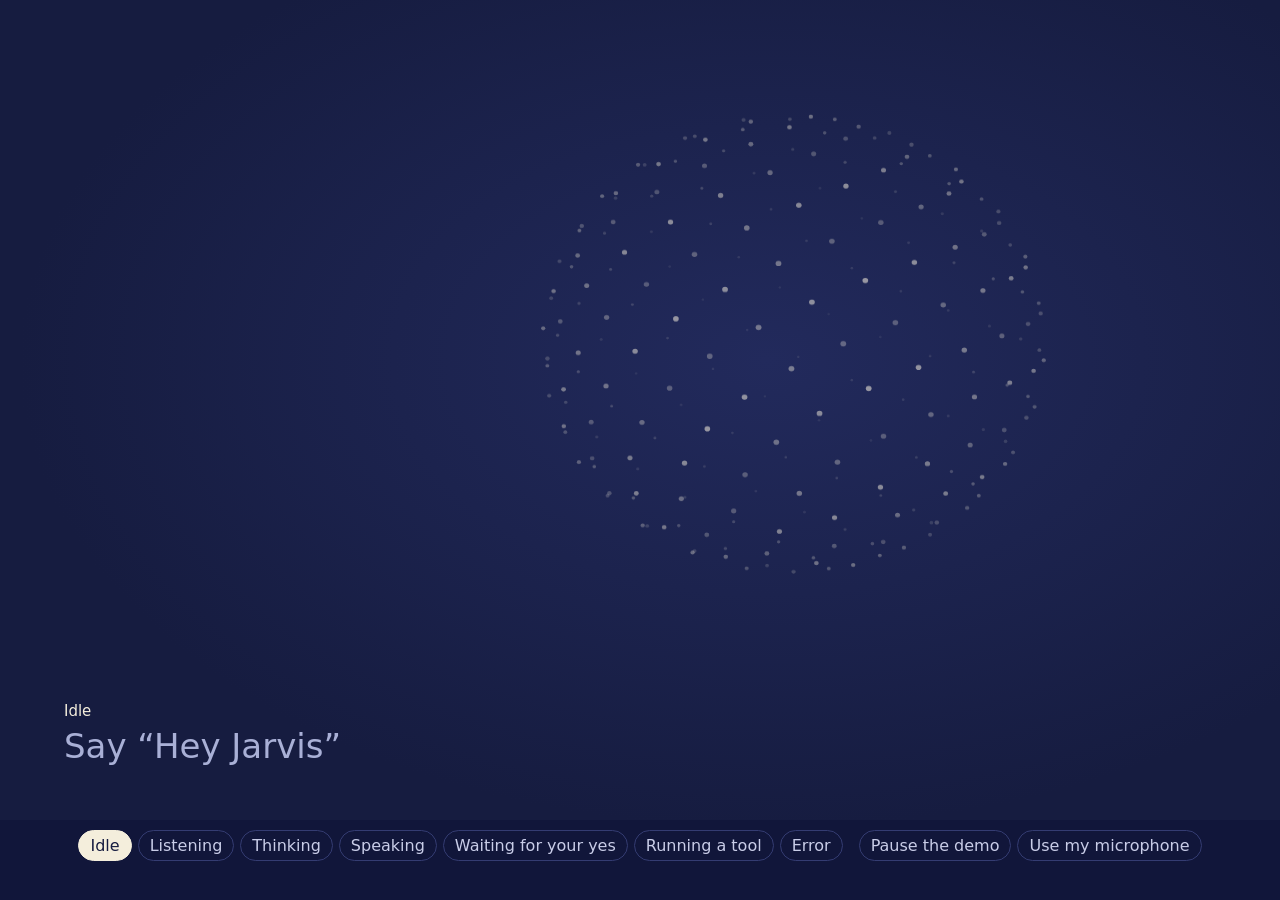
<file: ui-demos/constellation.html>
<!doctype html>
<html lang="en">
<head>
<meta charset="utf-8">
<meta name="viewport" content="width=device-width, initial-scale=1">
<title>Jarvis constellation</title>
<style>
  /* Constellation: a globe of stars that leans in to listen, spins to think, ripples to speak,
     and gathers into a ring while it waits for your yes. */
  :root {
    --night: #161C40;
    --night-2: #222A5C;
    --star: #F4EEDC;
    --soft: #A9B0D6;
    --tint: #F4EEDC;
    --dock-bg: #11163A;
    --dock-fg: #C9CDE8;
    --dock-line: #343C72;
    --dock-accent: #F4EEDC;
    --dock-on-accent: #161C40;
  }
  body[data-state="listening"] { --tint: #8FD8FF; }
  body[data-state="thinking"] { --tint: #C7B5FF; }
  body[data-state="speaking"] { --tint: #FFE2A8; }
  body[data-state="confirm"] { --tint: #FFBE5C; }
  body[data-state="tool"] { --tint: #7FE8CF; }
  body[data-state="error"] { --tint: #FF8A80; }

  * { box-sizing: border-box; }
  html, body { height: 100%; margin: 0; }
  body {
    display: flex; flex-direction: column; color: var(--star);
    background: radial-gradient(ellipse 90% 80% at 60% 40%, var(--night-2) 0%, var(--night) 65%);
    font-family: "Segoe UI Variable Display", "Segoe UI Variable", "Segoe UI", system-ui, sans-serif;
  }
  .sky { position: relative; flex: 1; min-height: 360px; }
  canvas { position: absolute; inset: 0; width: 100%; height: 100%; }
  .words {
    position: absolute; left: clamp(16px, 5vw, 64px); bottom: clamp(16px, 5vh, 48px);
    max-width: min(46ch, calc(100% - 32px));
  }
  .state { margin: 0 0 6px; font-size: 15px; color: var(--tint); }
  .heard, .say, .ask { margin: 0; font-size: clamp(22px, 3vw, 34px); font-weight: 300; line-height: 1.2; text-wrap: balance; }
  .heard { color: var(--soft); }
  .tool { margin: 8px 0 0; font: 13px Consolas, "Cascadia Mono", monospace; color: var(--tint); }
  .confirm { display: none; }
  .confirm .buttons { display: flex; gap: 10px; margin-top: 16px; }
  .confirm button { font: inherit; font-size: 16px; padding: 7px 24px; border-radius: 999px; cursor: pointer; border: 1px solid var(--tint); background: transparent; color: var(--star); }
  .confirm button[data-kit-answer="yes"] { background: var(--tint); color: var(--night); }
  .confirm button:focus-visible { outline: 2px solid var(--star); outline-offset: 3px; }
  body[data-state="confirm"] .confirm { display: block; }
  body[data-state="confirm"] .say { display: none; }
  body:not([data-state="listening"]):not([data-state="thinking"]) .heard { display: none; }
  body[data-state="listening"] .say, body[data-state="thinking"] .say { display: none; }
  body[data-state="idle"] .say { color: var(--soft); }
</style>
</head>
<body data-state="idle">
<main class="sky">
  <canvas id="sky" aria-hidden="true"></canvas>
  <section class="words" aria-live="polite">
    <p class="state" data-kit="label">Idle</p>
    <p class="heard" data-kit="heard"></p>
    <p class="say" data-kit="say"></p>
    <div class="confirm">
      <p class="ask" data-kit="ask"></p>
      <div class="buttons">
        <button type="button" data-kit-answer="yes">Yes</button>
        <button type="button" data-kit-answer="no">No</button>
      </div>
    </div>
    <p class="tool" data-kit="tool"></p>
  </section>
</main>
<nav id="dock"></nav>
<script>
// kit:begin
// The demo kit: the seven states, a scripted run, the controls, and the microphone level.
// Every demo page carries a copy between its kit markers; edit this file, then run
// `uv run python scripts/build_ui_demos.py` (a test checks the copies match).
//
// A page reads Kit.scene in Kit.onFrame(fn) and styles itself from body[data-state].
// Elements marked data-kit="heard" | "say" | "ask" | "tool" | "label" get their text here,
// and buttons marked data-kit-answer="yes" | "no" answer the confirmation.
// Nothing here makes a network request. The microphone is opened only after its button is
// pressed, and its sound never leaves the page: only a loudness number is read.
const Kit = (() => {
  const STATES = ["idle", "listening", "thinking", "speaking", "confirm", "tool", "error"];
  const NAMES = {
    idle: "Idle",
    listening: "Listening",
    thinking: "Thinking",
    speaking: "Speaking",
    confirm: "Waiting for your yes",
    tool: "Running a tool",
    error: "Error",
  };
  // What each state shows when picked by hand, and in screenshots.
  const EXAMPLE = {
    idle: { say: "Say “Hey Jarvis”" },
    listening: { heard: "send the clipboard to my phone" },
    thinking: { heard: "send the clipboard to my phone" },
    confirm: { ask: "Send what you copied to your phone?" },
    tool: { tool: "send_to_phone", say: "Sending to your phone" },
    speaking: { say: "Sent what you copied to your phone." },
    error: { say: "Your phone isn’t paired yet. Open KDE Connect on the PC and press Pair." },
  };
  const SCRIPT = [
    { state: "idle", ms: 1800, ...EXAMPLE.idle },
    { state: "listening", ms: 2800, heard: "send the clipboard to my phone" },
    { state: "thinking", ms: 1300, heard: "send the clipboard to my phone" },
    { state: "confirm", ms: 2600, ...EXAMPLE.confirm, auto: "yes" },
    { state: "idle", ms: 1600, ...EXAMPLE.idle },
    { state: "listening", ms: 1700, heard: "find my phone" },
    { state: "tool", ms: 1200, tool: "ring_phone", say: "Looking for your phone" },
    { state: "error", ms: 3400, ...EXAMPLE.error },
  ];
  const AFTER_YES = [
    { state: "tool", ms: 1400, ...EXAMPLE.tool },
    { state: "speaking", ms: 2800, ...EXAMPLE.speaking },
  ];
  const AFTER_NO = [{ state: "speaking", ms: 1600, say: "Okay, I won’t." }];

  const params = new URLSearchParams(location.search);
  const still = params.has("still"); // a frozen frame, for screenshots
  const calm = matchMedia("(prefers-reduced-motion: reduce)").matches;
  const scene = {
    state: "idle", heard: "", heardShown: "", say: "", ask: "", tool: "",
    t: 0, since: 0, level: 0, mic: false, calm, still,
    seq: 0, // counts every state change, so a page can tell a new step from the same one
    picked: false, // this state was chosen by hand (a button, a key, ?state=), not by a run
  };
  const frames = [];
  let queue = [];
  let stepEnds = 0;
  let looping = !still && !params.has("state");
  let step = null;
  let analyser = null;
  let samples = null;
  let fedLevel = 0; // a level from outside the page (the real Jarvis's microphone)
  let fedAt = -1;

  function show(entry, now) {
    step = entry;
    scene.state = entry.state;
    scene.heard = entry.heard || "";
    scene.say = entry.say || "";
    scene.ask = entry.ask || "";
    scene.tool = entry.tool || "";
    scene.since = now;
    scene.seq += 1;
    scene.picked = Boolean(entry.picked);
    stepEnds = entry.ms ? now + entry.ms / 1000 : Infinity;
    document.body.dataset.state = entry.state;
    for (const el of document.querySelectorAll("[data-kit]")) {
      const key = el.dataset.kit;
      if (key === "label") el.textContent = NAMES[entry.state];
      else if (key !== "heard") el.textContent = scene[key] || "";
    }
    for (const button of document.querySelectorAll("[data-kit-state]")) {
      button.setAttribute("aria-pressed", String(button.dataset.kitState === entry.state));
    }
  }

  function run(steps, now) {
    queue = steps.slice();
    show(queue.shift(), now);
  }

  function next(now) {
    if (step && step.auto) return answer(step.auto === "yes");
    if (queue.length) return show(queue.shift(), now);
    if (looping) return run(SCRIPT, now);
    stepEnds = Infinity;
  }

  function answer(yes) {
    if (scene.state !== "confirm") return;
    const now = performance.now() / 1000;
    queue = (yes ? AFTER_YES : AFTER_NO).slice();
    if (looping) queue.push(...SCRIPT);
    show(queue.shift(), now);
  }

  function pick(state) {
    looping = false;
    updatePlay();
    queue = [];
    show({ state, ...EXAMPLE[state], picked: true }, performance.now() / 1000);
  }

  // A page's own turn, such as a typed message: these steps once, then rest.
  function play(steps) {
    looping = false;
    updatePlay();
    run(steps, performance.now() / 1000);
  }

  // Live pages: a state from a real event, held until the next one, and Jarvis's own mic level.
  function set(state, fields = {}) {
    looping = false;
    updatePlay();
    queue = [];
    show({ state, ...fields }, performance.now() / 1000);
  }

  function feedLevel(value) {
    fedLevel = Math.max(0, Math.min(1, Number(value) || 0));
    fedAt = performance.now();
  }

  function stop() {
    looping = false;
    updatePlay();
    queue = [];
    show({ state: "idle", ...EXAMPLE.idle }, performance.now() / 1000);
  }

  function noise(t) {
    return (Math.sin(t * 7.3) + Math.sin(t * 13.1 + 1.7) * 0.6 + Math.sin(t * 29.9 + 0.4) * 0.3) / 1.9;
  }

  function syntheticLevel(t, inState) {
    switch (scene.state) {
      case "listening": return Math.min(1, 0.3 + 0.45 * Math.abs(noise(t * 1.4)));
      case "speaking": {
        const syllable = Math.abs(Math.sin(t * 9.5)) * (0.55 + 0.45 * Math.abs(Math.sin(t * 2.1)));
        return inState < 0.15 ? syllable * inState / 0.15 : syllable;
      }
      case "thinking": return 0.12 + 0.05 * Math.sin(t * 3);
      case "tool": return 0.2;
      default: return 0;
    }
  }

  function micLevel() {
    analyser.getFloatTimeDomainData(samples);
    let sum = 0;
    for (const v of samples) sum += v * v;
    return Math.min(1, Math.sqrt(sum / samples.length) * 6);
  }

  function tick(ms) {
    const now = ms / 1000;
    if (!still && now >= stepEnds) next(now);
    const t = still ? 2.2 : now;
    const inState = still ? 1.4 : now - scene.since;
    scene.t = t;
    const fed = scene.state === "listening" && ms - fedAt < 400;
    const target = fed ? fedLevel
      : scene.mic && scene.state === "listening" ? micLevel() : syntheticLevel(t, inState);
    scene.level = still ? target : scene.level + (target - scene.level) * 0.25;
    // The words appear as they are heard.
    const share = scene.state === "listening" && !still ? Math.min(1, inState / 1.8) : 1;
    scene.heardShown = scene.heard.slice(0, Math.ceil(scene.heard.length * share));
    for (const el of document.querySelectorAll('[data-kit="heard"]')) {
      if (el.textContent !== scene.heardShown) el.textContent = scene.heardShown;
    }
    for (const fn of frames) fn(scene);
    requestAnimationFrame(tick); // a frozen frame keeps drawing the same picture, so resizes redraw
  }

  async function toggleMic(button, status) {
    if (scene.mic) {
      scene.mic = false;
      analyser.context.close();
      analyser = null;
      button.textContent = "Use my microphone";
      status.textContent = "";
      return;
    }
    try {
      const stream = await navigator.mediaDevices.getUserMedia({ audio: true });
      const context = new AudioContext();
      analyser = context.createAnalyser();
      analyser.fftSize = 1024;
      samples = new Float32Array(analyser.fftSize);
      context.createMediaStreamSource(stream).connect(analyser);
      scene.mic = true;
      button.textContent = "Stop using the microphone";
      status.textContent = "Listening follows your voice. Nothing is recorded or sent.";
      pick("listening");
    } catch (error) {
      status.textContent = "The microphone was not allowed. Allow it in the address bar and try again.";
    }
  }

  let playButton = null;
  function updatePlay() {
    if (playButton) playButton.textContent = looping ? "Pause the demo" : "Play the demo";
  }

  function dock() {
    const nav = document.querySelector("#dock");
    if (!nav) return;
    nav.setAttribute("aria-label", "Demo controls");
    const states = document.createElement("div");
    states.className = "kit-states";
    states.setAttribute("role", "group");
    states.setAttribute("aria-label", "Show a state");
    STATES.forEach((state, index) => {
      const button = document.createElement("button");
      button.type = "button";
      button.dataset.kitState = state;
      button.textContent = NAMES[state];
      button.title = `${NAMES[state]} (key ${index + 1})`;
      button.addEventListener("click", () => pick(state));
      states.append(button);
    });
    const actions = document.createElement("div");
    actions.className = "kit-actions";
    playButton = document.createElement("button");
    playButton.type = "button";
    playButton.addEventListener("click", () => {
      looping = !looping;
      updatePlay();
      if (looping) run(SCRIPT, performance.now() / 1000);
    });
    const mic = document.createElement("button");
    mic.type = "button";
    mic.textContent = "Use my microphone";
    const status = document.createElement("p");
    status.className = "kit-status";
    status.setAttribute("role", "status");
    mic.addEventListener("click", () => toggleMic(mic, status));
    actions.append(playButton, mic);
    nav.append(states, actions, status);
    updatePlay();
  }

  const css = `
  #dock { display: flex; flex-wrap: wrap; align-items: center; justify-content: center;
    gap: 8px 16px; padding: 10px 16px; color: var(--dock-fg); background: var(--dock-bg);
    font: 13px/1.3 var(--dock-font, inherit); }
  #dock button { font: inherit; color: inherit; background: transparent; cursor: pointer;
    border: 1px solid var(--dock-line); border-radius: var(--dock-radius, 999px); padding: 5px 11px; }
  #dock button:hover { border-color: var(--dock-fg); }
  #dock button[aria-pressed="true"] { background: var(--dock-accent); color: var(--dock-on-accent);
    border-color: var(--dock-accent); }
  #dock button:focus-visible, [data-kit-answer]:focus-visible { outline: 2px solid var(--dock-accent);
    outline-offset: 2px; }
  .kit-states, .kit-actions { display: flex; flex-wrap: wrap; gap: 6px; justify-content: center; }
  .kit-status { margin: 0; width: 100%; text-align: center; min-height: 1.3em; opacity: .8; }
  body.kit-still #dock { display: none; }`;

  function start() {
    const style = document.createElement("style");
    style.textContent = css;
    document.head.append(style);
    if (still) document.body.classList.add("kit-still");
    dock();
    for (const button of document.querySelectorAll("[data-kit-answer]")) {
      button.addEventListener("click", () => answer(button.dataset.kitAnswer === "yes"));
    }
    addEventListener("keydown", (event) => {
      if (document.body.dataset.kitKeys === "off") return; // a live page: keys are for real use
      if (event.target.closest && event.target.closest("input, textarea")) return;
      const index = Number(event.key) - 1;
      if (index >= 0 && index < STATES.length) pick(STATES[index]);
      else if (event.key === " " && event.target === document.body) {
        event.preventDefault();
        playButton.click();
      }
    });
    const first = params.get("state");
    const now = performance.now() / 1000;
    // <body data-kit-autoplay="off">: the page waits for you; "Play the demo" still runs it.
    if (document.body.dataset.kitAutoplay === "off") looping = false;
    updatePlay();
    if (STATES.includes(first)) show({ state: first, ...EXAMPLE[first], picked: true }, now);
    else if (looping) run(SCRIPT, now);
    else show({ state: "idle", ...EXAMPLE.idle }, now);
    requestAnimationFrame(tick);
  }

  if (document.readyState === "loading") addEventListener("DOMContentLoaded", start);
  else start();
  return {
    STATES, NAMES, EXAMPLE, scene, onFrame: (fn) => frames.push(fn),
    pick, answer, play, stop, set, feedLevel,
  };
})();
// kit:end
</script>
<script>
  const canvas = document.querySelector("#sky");
  const ctx = canvas.getContext("2d");
  const N = 240;
  // Points spread evenly over a sphere (a Fibonacci lattice), each with where it is now.
  const stars = Array.from({ length: N }, (_, i) => {
    const y = 1 - (2 * (i + 0.5)) / N;
    const r = Math.sqrt(1 - y * y);
    const a = i * Math.PI * (3 - Math.sqrt(5));
    return { x: Math.cos(a) * r, y, z: Math.sin(a) * r, px: 0, py: 0, pz: 0, ready: false, twinkle: (i * 7.31) % 6.28 };
  });
  let spin = 0;
  let last = 0;

  function size() {
    const ratio = devicePixelRatio || 1;
    const { width, height } = canvas.getBoundingClientRect();
    canvas.width = Math.round(width * ratio);
    canvas.height = Math.round(height * ratio);
    ctx.setTransform(ratio, 0, 0, ratio, 0, 0);
  }
  addEventListener("resize", size);
  size();

  function target(star, s) {
    let { x, y, z } = star;
    const lat = Math.asin(y);
    switch (s.state) {
      case "listening": {
        const k = 1 + s.level * 0.22 * (0.6 + 0.4 * Math.sin(lat * 6 + s.t * 5));
        return [x * k, y * k, z * k];
      }
      case "speaking": {
        const k = 1 + s.level * 0.16 * Math.sin(lat * 9 - s.t * 7);
        return [x * k, y * k, z * k];
      }
      case "confirm": {
        const r = Math.hypot(x, z) || 1;
        return [(x / r) * 1.05, y * 0.08, (z / r) * 1.05];
      }
      case "error":
        return [x * 0.95, y * 0.6 + 0.35, z * 0.95];
      case "idle":
        return [x * 0.9, y * 0.9, z * 0.9];
      default:
        return [x, y, z];
    }
  }

  Kit.onFrame((s) => {
    const { width, height } = canvas.getBoundingClientRect();
    const dt = s.still ? 0 : Math.min(0.05, s.t - last);
    last = s.t;
    const speeds = { idle: 0.08, listening: 0.12, thinking: 1.4, speaking: 0.2, confirm: 0.3, tool: 0.5, error: 0.02 };
    spin += (s.calm ? 0 : speeds[s.state]) * dt;
    const turn = s.still ? 0.8 : spin;
    const tilt = s.state === "thinking" ? 0.5 : 0.28;
    const tint = getComputedStyle(document.body).getPropertyValue("--tint").trim();
    const wide = width > 760;
    const cx = wide ? width * 0.62 : width / 2;
    const cy = wide ? height * 0.46 : height * 0.38;
    const R = Math.min(width, height) * (wide ? 0.34 : 0.3);

    // Thinking leaves short trails; everything else is drawn fresh.
    if (s.state === "thinking" && !s.still && !s.calm) {
      ctx.globalCompositeOperation = "destination-out";
      ctx.fillStyle = "rgba(0,0,0,0.28)";
      ctx.fillRect(0, 0, width, height);
      ctx.globalCompositeOperation = "source-over";
    } else {
      ctx.clearRect(0, 0, width, height);
    }

    const cosA = Math.cos(turn), sinA = Math.sin(turn), cosT = Math.cos(tilt), sinT = Math.sin(tilt);
    const ease = s.still ? 1 : 0.08;
    for (const star of stars) {
      const [tx, ty, tz] = target(star, s);
      if (!star.ready) { star.px = tx; star.py = ty; star.pz = tz; star.ready = true; }
      star.px += (tx - star.px) * ease;
      star.py += (ty - star.py) * ease;
      star.pz += (tz - star.pz) * ease;
      const x1 = star.px * cosA + star.pz * sinA;
      const z1 = -star.px * sinA + star.pz * cosA;
      const y2 = star.py * cosT - z1 * sinT;
      const z2 = star.py * sinT + z1 * cosT;
      const depth = (z2 + 1.3) / 2.6;
      const x = cx + x1 * R, y = cy + y2 * R;
      const glint = s.calm ? 1 : 0.75 + 0.25 * Math.sin(s.t * 2 + star.twinkle);
      ctx.globalAlpha = Math.max(0.08, Math.min(1, depth * glint * (s.state === "idle" ? 0.7 : 1)));
      ctx.fillStyle = depth > 0.55 ? tint : "#F4EEDC";
      ctx.beginPath();
      ctx.arc(x, y, 0.9 + depth * 2.4, 0, Math.PI * 2);
      ctx.fill();
    }

    // A running tool: three bright stars in orbit.
    if (s.state === "tool") {
      for (let k = 0; k < 3; k++) {
        const a = turn * 3 + (k * Math.PI * 2) / 3;
        ctx.globalAlpha = 1;
        ctx.fillStyle = tint;
        ctx.beginPath();
        ctx.arc(cx + Math.cos(a) * R * 1.35, cy + Math.sin(a) * R * 0.45, 3.2, 0, Math.PI * 2);
        ctx.fill();
      }
    }
    ctx.globalAlpha = 1;
  });
</script>
</body>
</html>
</file>
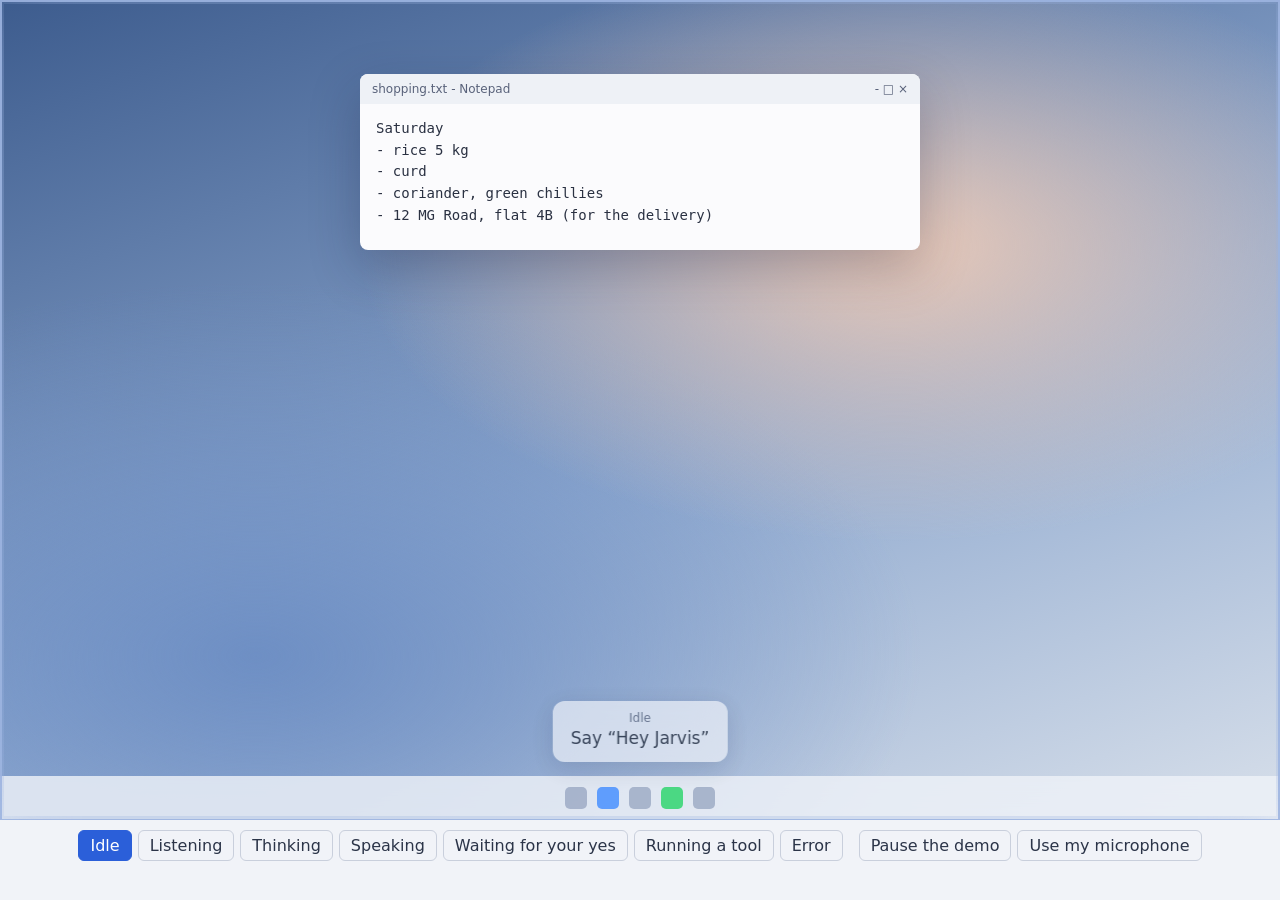
<file: ui-demos/edge.html>
<!doctype html>
<html lang="en">
<head>
<meta charset="utf-8">
<meta name="viewport" content="width=device-width, initial-scale=1">
<title>Jarvis edge glow</title>
<style>
  /* Edge glow: Jarvis never covers your work. The edge of the screen lights up instead,
     and one small caption sits above the taskbar. */
  @property --angle { syntax: "<angle>"; inherits: true; initial-value: 0deg; }
  :root {
    --glow-a: transparent;
    --glow-b: transparent;
    --thick: 0px;
    --angle: 0deg;
    --glass: rgba(246, 248, 252, 0.86);
    --ink: #1B2333;
    --muted: #59627A;
    --dock-bg: #F1F3F8;
    --dock-fg: #2B3448;
    --dock-line: #C9CFDC;
    --dock-accent: #2B5FD9;
    --dock-on-accent: #FFFFFF;
    --dock-radius: 6px;
  }
  body[data-state="idle"] { --glow-a: #9DB4E0; --glow-b: #9DB4E0; }
  body[data-state="listening"] { --glow-a: #3E8BFF; --glow-b: #7FE0FF; }
  body[data-state="thinking"] { --glow-a: #7B61FF; --glow-b: #3E8BFF; }
  body[data-state="speaking"] { --glow-a: #FFD27A; --glow-b: #FFF4D6; }
  body[data-state="confirm"] { --glow-a: #FF9F1C; --glow-b: #FFC35C; }
  body[data-state="tool"] { --glow-a: #19B394; --glow-b: #8FF0D6; }
  body[data-state="error"] { --glow-a: #E5343D; --glow-b: #FF7A6E; }

  * { box-sizing: border-box; }
  html, body { height: 100%; margin: 0; }
  body {
    display: flex; flex-direction: column; color: var(--ink);
    font-family: "Segoe UI Variable Text", "Segoe UI Variable", "Segoe UI", system-ui, sans-serif;
    background: #2F4A73;
  }
  .desktop {
    position: relative; flex: 1; min-height: 360px; overflow: hidden;
    background:
      radial-gradient(ellipse 70% 60% at 70% 30%, #E9C9B8 0%, transparent 60%),
      radial-gradient(ellipse 80% 70% at 20% 80%, #6E8FC4 0%, transparent 65%),
      linear-gradient(160deg, #3D5C8E 0%, #8FA9CF 55%, #D7DFEA 100%);
  }
  .window {
    position: absolute; left: 50%; top: 9%; width: min(560px, 82%); transform: translateX(-50%);
    background: #FBFBFD; border-radius: 8px; box-shadow: 0 18px 50px rgba(20, 30, 60, 0.28);
    overflow: hidden;
  }
  .window header { display: flex; justify-content: space-between; padding: 8px 12px; font-size: 12px; color: var(--muted); background: #EEF1F6; }
  .window pre { margin: 0; padding: 14px 16px 24px; font: 14px/1.55 Consolas, "Cascadia Mono", monospace; color: #2A3142; white-space: pre-wrap; }
  .taskbar {
    position: absolute; left: 0; right: 0; bottom: 0; height: 44px; display: flex; gap: 10px;
    align-items: center; justify-content: center; background: rgba(238, 242, 248, 0.82);
    backdrop-filter: blur(18px);
  }
  .taskbar span { width: 22px; height: 22px; border-radius: 5px; background: #9AA8C2; opacity: 0.8; }
  .taskbar span:nth-child(2) { background: #3E8BFF; }
  .taskbar span:nth-child(4) { background: #25D366; }

  /* The glow: a ring around the screen, drawn by a turning conic gradient. */
  .edge {
    position: absolute; inset: 0; pointer-events: none; padding: var(--thick);
    background: conic-gradient(from var(--angle), var(--glow-a), var(--glow-b), var(--glow-a), var(--glow-b), var(--glow-a));
    -webkit-mask: linear-gradient(#000 0 0) content-box, linear-gradient(#000 0 0);
    -webkit-mask-composite: xor; mask-composite: exclude;
    filter: blur(14px) saturate(1.2);
  }
  /* A second, wider and fainter layer, so it reads as light rather than a frame. */
  .edge.halo { padding: calc(var(--thick) * 2.6); filter: blur(34px); opacity: 0.55; }
  .edge.sharp { filter: none; opacity: 0.9; }

  .caption {
    position: absolute; left: 50%; bottom: 58px; transform: translateX(-50%);
    width: max-content; max-width: min(92%, 640px); padding: 10px 18px; border-radius: 12px;
    background: var(--glass); backdrop-filter: blur(16px); box-shadow: 0 6px 24px rgba(20, 30, 60, 0.18);
    text-align: center;
  }
  .state { margin: 0; font-size: 12px; color: var(--muted); }
  .heard, .say, .ask { margin: 2px 0 0; font-size: 17px; line-height: 1.35; }
  .heard { font-style: italic; }
  .tool { margin: 2px 0 0; font: 12px Consolas, monospace; color: var(--muted); }
  .confirm { display: none; }
  .confirm .buttons { display: flex; gap: 8px; justify-content: center; margin-top: 10px; }
  .confirm button {
    font: inherit; font-size: 14px; padding: 6px 20px; border-radius: 6px; cursor: pointer;
    border: 1px solid #C9CFDC; background: #FFFFFF; color: var(--ink);
  }
  .confirm button[data-kit-answer="yes"] { background: #2B5FD9; border-color: #2B5FD9; color: #FFFFFF; }
  .confirm button:focus-visible { outline: 2px solid #2B5FD9; outline-offset: 2px; }
  body[data-state="confirm"] .confirm { display: block; }
  body[data-state="confirm"] .say { display: none; }
  body:not([data-state="listening"]):not([data-state="thinking"]) .heard { display: none; }
  body[data-state="listening"] .say, body[data-state="thinking"] .say { display: none; }
  body[data-state="idle"] .caption { opacity: 0.75; }
</style>
</head>
<body data-state="idle">
<main class="desktop">
  <div class="window" aria-hidden="true">
    <header><span>shopping.txt - Notepad</span><span>-  &#9633;  &#215;</span></header>
    <pre>Saturday
- rice 5 kg
- curd
- coriander, green chillies
- 12 MG Road, flat 4B (for the delivery)</pre>
  </div>
  <div class="taskbar" aria-hidden="true"><span></span><span></span><span></span><span></span><span></span></div>
  <div class="edge halo" aria-hidden="true"></div>
  <div class="edge" id="edge" aria-hidden="true"></div>
  <section class="caption" aria-live="polite">
    <p class="state" data-kit="label">Idle</p>
    <p class="heard" data-kit="heard"></p>
    <p class="say" data-kit="say"></p>
    <div class="confirm">
      <p class="ask" data-kit="ask"></p>
      <div class="buttons">
        <button type="button" data-kit-answer="yes">Yes</button>
        <button type="button" data-kit-answer="no">No</button>
      </div>
    </div>
    <p class="tool" data-kit="tool"></p>
  </section>
</main>
<nav id="dock"></nav>
<script>
// kit:begin
// The demo kit: the seven states, a scripted run, the controls, and the microphone level.
// Every demo page carries a copy between its kit markers; edit this file, then run
// `uv run python scripts/build_ui_demos.py` (a test checks the copies match).
//
// A page reads Kit.scene in Kit.onFrame(fn) and styles itself from body[data-state].
// Elements marked data-kit="heard" | "say" | "ask" | "tool" | "label" get their text here,
// and buttons marked data-kit-answer="yes" | "no" answer the confirmation.
// Nothing here makes a network request. The microphone is opened only after its button is
// pressed, and its sound never leaves the page: only a loudness number is read.
const Kit = (() => {
  const STATES = ["idle", "listening", "thinking", "speaking", "confirm", "tool", "error"];
  const NAMES = {
    idle: "Idle",
    listening: "Listening",
    thinking: "Thinking",
    speaking: "Speaking",
    confirm: "Waiting for your yes",
    tool: "Running a tool",
    error: "Error",
  };
  // What each state shows when picked by hand, and in screenshots.
  const EXAMPLE = {
    idle: { say: "Say “Hey Jarvis”" },
    listening: { heard: "send the clipboard to my phone" },
    thinking: { heard: "send the clipboard to my phone" },
    confirm: { ask: "Send what you copied to your phone?" },
    tool: { tool: "send_to_phone", say: "Sending to your phone" },
    speaking: { say: "Sent what you copied to your phone." },
    error: { say: "Your phone isn’t paired yet. Open KDE Connect on the PC and press Pair." },
  };
  const SCRIPT = [
    { state: "idle", ms: 1800, ...EXAMPLE.idle },
    { state: "listening", ms: 2800, heard: "send the clipboard to my phone" },
    { state: "thinking", ms: 1300, heard: "send the clipboard to my phone" },
    { state: "confirm", ms: 2600, ...EXAMPLE.confirm, auto: "yes" },
    { state: "idle", ms: 1600, ...EXAMPLE.idle },
    { state: "listening", ms: 1700, heard: "find my phone" },
    { state: "tool", ms: 1200, tool: "ring_phone", say: "Looking for your phone" },
    { state: "error", ms: 3400, ...EXAMPLE.error },
  ];
  const AFTER_YES = [
    { state: "tool", ms: 1400, ...EXAMPLE.tool },
    { state: "speaking", ms: 2800, ...EXAMPLE.speaking },
  ];
  const AFTER_NO = [{ state: "speaking", ms: 1600, say: "Okay, I won’t." }];

  const params = new URLSearchParams(location.search);
  const still = params.has("still"); // a frozen frame, for screenshots
  const calm = matchMedia("(prefers-reduced-motion: reduce)").matches;
  const scene = {
    state: "idle", heard: "", heardShown: "", say: "", ask: "", tool: "",
    t: 0, since: 0, level: 0, mic: false, calm, still,
    seq: 0, // counts every state change, so a page can tell a new step from the same one
    picked: false, // this state was chosen by hand (a button, a key, ?state=), not by a run
  };
  const frames = [];
  let queue = [];
  let stepEnds = 0;
  let looping = !still && !params.has("state");
  let step = null;
  let analyser = null;
  let samples = null;
  let fedLevel = 0; // a level from outside the page (the real Jarvis's microphone)
  let fedAt = -1;

  function show(entry, now) {
    step = entry;
    scene.state = entry.state;
    scene.heard = entry.heard || "";
    scene.say = entry.say || "";
    scene.ask = entry.ask || "";
    scene.tool = entry.tool || "";
    scene.since = now;
    scene.seq += 1;
    scene.picked = Boolean(entry.picked);
    stepEnds = entry.ms ? now + entry.ms / 1000 : Infinity;
    document.body.dataset.state = entry.state;
    for (const el of document.querySelectorAll("[data-kit]")) {
      const key = el.dataset.kit;
      if (key === "label") el.textContent = NAMES[entry.state];
      else if (key !== "heard") el.textContent = scene[key] || "";
    }
    for (const button of document.querySelectorAll("[data-kit-state]")) {
      button.setAttribute("aria-pressed", String(button.dataset.kitState === entry.state));
    }
  }

  function run(steps, now) {
    queue = steps.slice();
    show(queue.shift(), now);
  }

  function next(now) {
    if (step && step.auto) return answer(step.auto === "yes");
    if (queue.length) return show(queue.shift(), now);
    if (looping) return run(SCRIPT, now);
    stepEnds = Infinity;
  }

  function answer(yes) {
    if (scene.state !== "confirm") return;
    const now = performance.now() / 1000;
    queue = (yes ? AFTER_YES : AFTER_NO).slice();
    if (looping) queue.push(...SCRIPT);
    show(queue.shift(), now);
  }

  function pick(state) {
    looping = false;
    updatePlay();
    queue = [];
    show({ state, ...EXAMPLE[state], picked: true }, performance.now() / 1000);
  }

  // A page's own turn, such as a typed message: these steps once, then rest.
  function play(steps) {
    looping = false;
    updatePlay();
    run(steps, performance.now() / 1000);
  }

  // Live pages: a state from a real event, held until the next one, and Jarvis's own mic level.
  function set(state, fields = {}) {
    looping = false;
    updatePlay();
    queue = [];
    show({ state, ...fields }, performance.now() / 1000);
  }

  function feedLevel(value) {
    fedLevel = Math.max(0, Math.min(1, Number(value) || 0));
    fedAt = performance.now();
  }

  function stop() {
    looping = false;
    updatePlay();
    queue = [];
    show({ state: "idle", ...EXAMPLE.idle }, performance.now() / 1000);
  }

  function noise(t) {
    return (Math.sin(t * 7.3) + Math.sin(t * 13.1 + 1.7) * 0.6 + Math.sin(t * 29.9 + 0.4) * 0.3) / 1.9;
  }

  function syntheticLevel(t, inState) {
    switch (scene.state) {
      case "listening": return Math.min(1, 0.3 + 0.45 * Math.abs(noise(t * 1.4)));
      case "speaking": {
        const syllable = Math.abs(Math.sin(t * 9.5)) * (0.55 + 0.45 * Math.abs(Math.sin(t * 2.1)));
        return inState < 0.15 ? syllable * inState / 0.15 : syllable;
      }
      case "thinking": return 0.12 + 0.05 * Math.sin(t * 3);
      case "tool": return 0.2;
      default: return 0;
    }
  }

  function micLevel() {
    analyser.getFloatTimeDomainData(samples);
    let sum = 0;
    for (const v of samples) sum += v * v;
    return Math.min(1, Math.sqrt(sum / samples.length) * 6);
  }

  function tick(ms) {
    const now = ms / 1000;
    if (!still && now >= stepEnds) next(now);
    const t = still ? 2.2 : now;
    const inState = still ? 1.4 : now - scene.since;
    scene.t = t;
    const fed = scene.state === "listening" && ms - fedAt < 400;
    const target = fed ? fedLevel
      : scene.mic && scene.state === "listening" ? micLevel() : syntheticLevel(t, inState);
    scene.level = still ? target : scene.level + (target - scene.level) * 0.25;
    // The words appear as they are heard.
    const share = scene.state === "listening" && !still ? Math.min(1, inState / 1.8) : 1;
    scene.heardShown = scene.heard.slice(0, Math.ceil(scene.heard.length * share));
    for (const el of document.querySelectorAll('[data-kit="heard"]')) {
      if (el.textContent !== scene.heardShown) el.textContent = scene.heardShown;
    }
    for (const fn of frames) fn(scene);
    requestAnimationFrame(tick); // a frozen frame keeps drawing the same picture, so resizes redraw
  }

  async function toggleMic(button, status) {
    if (scene.mic) {
      scene.mic = false;
      analyser.context.close();
      analyser = null;
      button.textContent = "Use my microphone";
      status.textContent = "";
      return;
    }
    try {
      const stream = await navigator.mediaDevices.getUserMedia({ audio: true });
      const context = new AudioContext();
      analyser = context.createAnalyser();
      analyser.fftSize = 1024;
      samples = new Float32Array(analyser.fftSize);
      context.createMediaStreamSource(stream).connect(analyser);
      scene.mic = true;
      button.textContent = "Stop using the microphone";
      status.textContent = "Listening follows your voice. Nothing is recorded or sent.";
      pick("listening");
    } catch (error) {
      status.textContent = "The microphone was not allowed. Allow it in the address bar and try again.";
    }
  }

  let playButton = null;
  function updatePlay() {
    if (playButton) playButton.textContent = looping ? "Pause the demo" : "Play the demo";
  }

  function dock() {
    const nav = document.querySelector("#dock");
    if (!nav) return;
    nav.setAttribute("aria-label", "Demo controls");
    const states = document.createElement("div");
    states.className = "kit-states";
    states.setAttribute("role", "group");
    states.setAttribute("aria-label", "Show a state");
    STATES.forEach((state, index) => {
      const button = document.createElement("button");
      button.type = "button";
      button.dataset.kitState = state;
      button.textContent = NAMES[state];
      button.title = `${NAMES[state]} (key ${index + 1})`;
      button.addEventListener("click", () => pick(state));
      states.append(button);
    });
    const actions = document.createElement("div");
    actions.className = "kit-actions";
    playButton = document.createElement("button");
    playButton.type = "button";
    playButton.addEventListener("click", () => {
      looping = !looping;
      updatePlay();
      if (looping) run(SCRIPT, performance.now() / 1000);
    });
    const mic = document.createElement("button");
    mic.type = "button";
    mic.textContent = "Use my microphone";
    const status = document.createElement("p");
    status.className = "kit-status";
    status.setAttribute("role", "status");
    mic.addEventListener("click", () => toggleMic(mic, status));
    actions.append(playButton, mic);
    nav.append(states, actions, status);
    updatePlay();
  }

  const css = `
  #dock { display: flex; flex-wrap: wrap; align-items: center; justify-content: center;
    gap: 8px 16px; padding: 10px 16px; color: var(--dock-fg); background: var(--dock-bg);
    font: 13px/1.3 var(--dock-font, inherit); }
  #dock button { font: inherit; color: inherit; background: transparent; cursor: pointer;
    border: 1px solid var(--dock-line); border-radius: var(--dock-radius, 999px); padding: 5px 11px; }
  #dock button:hover { border-color: var(--dock-fg); }
  #dock button[aria-pressed="true"] { background: var(--dock-accent); color: var(--dock-on-accent);
    border-color: var(--dock-accent); }
  #dock button:focus-visible, [data-kit-answer]:focus-visible { outline: 2px solid var(--dock-accent);
    outline-offset: 2px; }
  .kit-states, .kit-actions { display: flex; flex-wrap: wrap; gap: 6px; justify-content: center; }
  .kit-status { margin: 0; width: 100%; text-align: center; min-height: 1.3em; opacity: .8; }
  body.kit-still #dock { display: none; }`;

  function start() {
    const style = document.createElement("style");
    style.textContent = css;
    document.head.append(style);
    if (still) document.body.classList.add("kit-still");
    dock();
    for (const button of document.querySelectorAll("[data-kit-answer]")) {
      button.addEventListener("click", () => answer(button.dataset.kitAnswer === "yes"));
    }
    addEventListener("keydown", (event) => {
      if (document.body.dataset.kitKeys === "off") return; // a live page: keys are for real use
      if (event.target.closest && event.target.closest("input, textarea")) return;
      const index = Number(event.key) - 1;
      if (index >= 0 && index < STATES.length) pick(STATES[index]);
      else if (event.key === " " && event.target === document.body) {
        event.preventDefault();
        playButton.click();
      }
    });
    const first = params.get("state");
    const now = performance.now() / 1000;
    // <body data-kit-autoplay="off">: the page waits for you; "Play the demo" still runs it.
    if (document.body.dataset.kitAutoplay === "off") looping = false;
    updatePlay();
    if (STATES.includes(first)) show({ state: first, ...EXAMPLE[first], picked: true }, now);
    else if (looping) run(SCRIPT, now);
    else show({ state: "idle", ...EXAMPLE.idle }, now);
    requestAnimationFrame(tick);
  }

  if (document.readyState === "loading") addEventListener("DOMContentLoaded", start);
  else start();
  return {
    STATES, NAMES, EXAMPLE, scene, onFrame: (fn) => frames.push(fn),
    pick, answer, play, stop, set, feedLevel,
  };
})();
// kit:end
</script>
<script>
  const edge = document.querySelector("#edge");
  const desktop = document.querySelector(".desktop");
  let angle = 0;
  let thick = 0;
  let last = 0;
  Kit.onFrame((s) => {
    const dt = s.still ? 0 : Math.min(0.05, s.t - last);
    last = s.t;
    const turns = { idle: 0, listening: 20, thinking: 220, speaking: 40, confirm: 0, tool: 90, error: 0 };
    angle = (angle + (s.calm ? 0 : turns[s.state]) * dt) % 360;
    const inState = s.t - s.since;
    const flash = s.state === "error" && !s.still ? Math.max(0, 1 - inState * 2) * 18 : 0;
    const want = {
      idle: 2,
      listening: 6 + s.level * 22,
      thinking: 9,
      speaking: 5 + s.level * 16,
      confirm: 14 + (s.calm ? 0 : Math.sin(s.t * 2.6) * 3),
      tool: 7,
      error: 8 + flash,
    }[s.state];
    thick = s.still ? want : thick + (want - thick) * 0.2;
    // Set on the desktop, so the glow and its halo follow together.
    desktop.style.setProperty("--thick", `${thick.toFixed(1)}px`);
    desktop.style.setProperty("--angle", `${(s.still ? 30 : angle).toFixed(1)}deg`);
    edge.classList.toggle("sharp", s.state === "idle");
  });
</script>
</body>
</html>
</file>
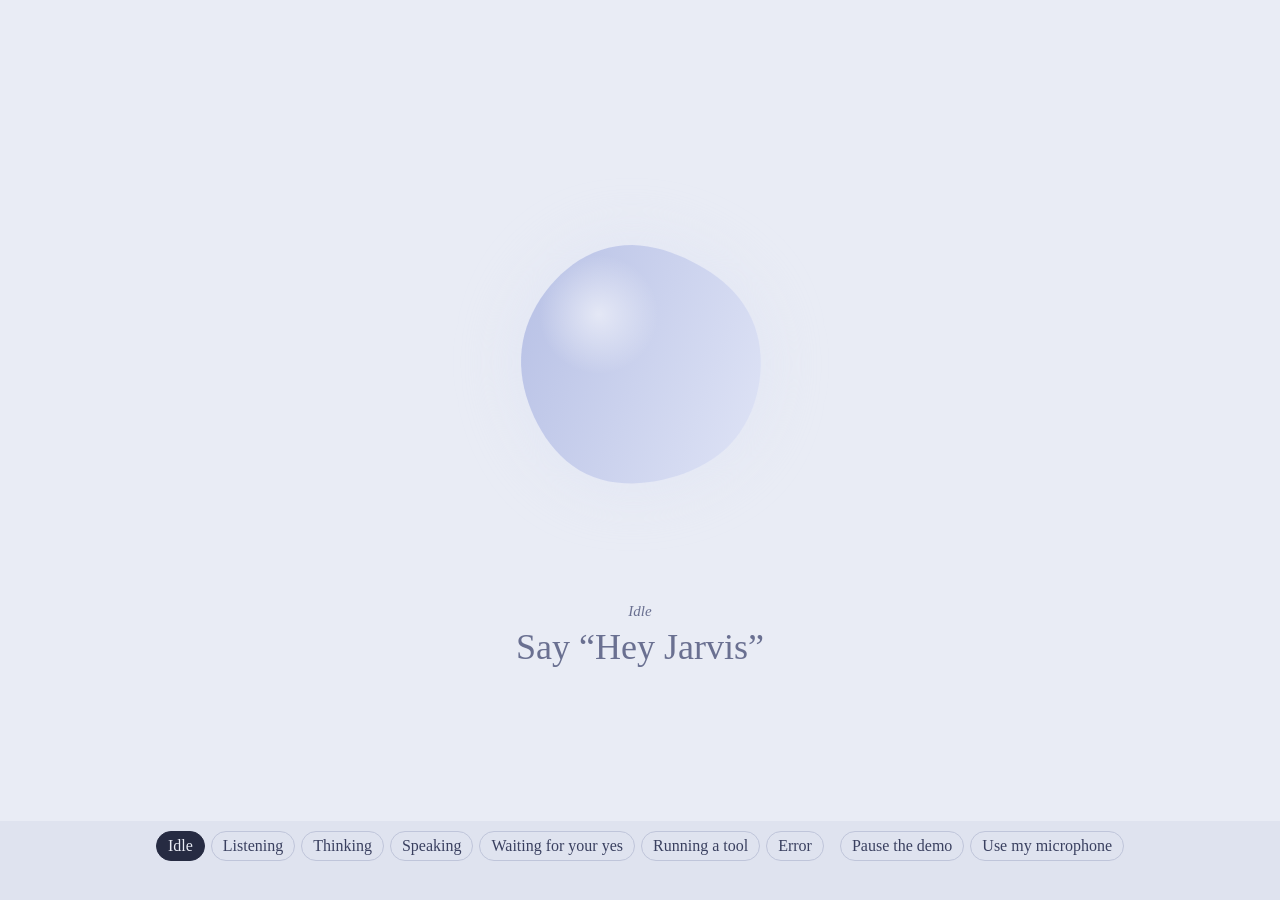
<file: ui-demos/orb.html>
<!doctype html>
<html lang="en">
<head>
<meta charset="utf-8">
<meta name="viewport" content="width=device-width, initial-scale=1">
<title>Jarvis orb</title>
<style>
  /* Orb: a soft living shape in daylight, with the words set large in a serif. The quiet one. */
  :root {
    --paper: #E9ECF5;
    --ink: #262B42;
    --muted: #6A7091;
    --a: #B9C2E6;
    --b: #DDE2F5;
    --dock-bg: #DFE3EF;
    --dock-fg: #3A4060;
    --dock-line: #BFC5DA;
    --dock-accent: #262B42;
    --dock-on-accent: #E9ECF5;
  }
  body[data-state="listening"] { --a: #4F7DF5; --b: #9CD3FF; }
  body[data-state="thinking"] { --a: #8B6CF6; --b: #F0A3E6; }
  body[data-state="speaking"] { --a: #FF7E95; --b: #FFC98F; }
  body[data-state="confirm"] { --a: #E9A23B; --b: #FFE3A3; }
  body[data-state="tool"] { --a: #2FB79B; --b: #A6EBD8; }
  body[data-state="error"] { --a: #D9363E; --b: #FF9A8A; }

  * { box-sizing: border-box; }
  html, body { height: 100%; margin: 0; }
  body {
    display: flex; flex-direction: column; background: var(--paper); color: var(--ink);
    font-family: "Sitka Text", Sitka, Georgia, "Times New Roman", serif;
  }
  .stage {
    flex: 1; min-height: 0; display: flex; flex-direction: column; align-items: center;
    justify-content: center; padding: 24px 16px; gap: 8px; text-align: center;
  }
  canvas { width: min(62vmin, 460px); height: min(62vmin, 460px); display: block; }
  .words { max-width: min(34rem, 100%); min-height: 5.2em; }
  .state { margin: 0 0 6px; font-size: 15px; font-style: italic; color: var(--muted); }
  .heard, .say, .ask {
    margin: 0; font-family: "Sitka Display", "Sitka Text", Georgia, serif;
    font-size: clamp(24px, 3.4vw, 36px); line-height: 1.22; font-weight: 400; text-wrap: balance;
  }
  .heard { color: var(--muted); font-style: italic; }
  .tool { margin: 8px 0 0; font-size: 15px; color: var(--muted); }
  .tool:not(:empty)::before { content: "using "; }
  .confirm { display: none; }
  .confirm .buttons { display: flex; gap: 12px; justify-content: center; margin-top: 16px; }
  .confirm button {
    font: inherit; font-size: 17px; padding: 8px 26px; border-radius: 999px; cursor: pointer;
    border: 1px solid var(--ink); background: transparent; color: var(--ink);
  }
  .confirm button[data-kit-answer="yes"] { background: var(--ink); color: var(--paper); }
  .confirm button:focus-visible { outline: 2px solid var(--a); outline-offset: 3px; }
  body[data-state="confirm"] .confirm { display: block; }
  body[data-state="confirm"] .say { display: none; }
  body:not([data-state="listening"]):not([data-state="thinking"]) .heard { display: none; }
  body[data-state="listening"] .say, body[data-state="thinking"] .say { display: none; }
  body[data-state="idle"] .say { color: var(--muted); }
</style>
</head>
<body data-state="idle">
<main class="stage">
  <canvas id="orb" aria-hidden="true"></canvas>
  <section class="words" aria-live="polite">
    <p class="state" data-kit="label">Idle</p>
    <p class="heard" data-kit="heard"></p>
    <p class="say" data-kit="say"></p>
    <div class="confirm">
      <p class="ask" data-kit="ask"></p>
      <div class="buttons">
        <button type="button" data-kit-answer="yes">Yes</button>
        <button type="button" data-kit-answer="no">No</button>
      </div>
    </div>
    <p class="tool" data-kit="tool"></p>
  </section>
</main>
<nav id="dock"></nav>
<script>
// kit:begin
// The demo kit: the seven states, a scripted run, the controls, and the microphone level.
// Every demo page carries a copy between its kit markers; edit this file, then run
// `uv run python scripts/build_ui_demos.py` (a test checks the copies match).
//
// A page reads Kit.scene in Kit.onFrame(fn) and styles itself from body[data-state].
// Elements marked data-kit="heard" | "say" | "ask" | "tool" | "label" get their text here,
// and buttons marked data-kit-answer="yes" | "no" answer the confirmation.
// Nothing here makes a network request. The microphone is opened only after its button is
// pressed, and its sound never leaves the page: only a loudness number is read.
const Kit = (() => {
  const STATES = ["idle", "listening", "thinking", "speaking", "confirm", "tool", "error"];
  const NAMES = {
    idle: "Idle",
    listening: "Listening",
    thinking: "Thinking",
    speaking: "Speaking",
    confirm: "Waiting for your yes",
    tool: "Running a tool",
    error: "Error",
  };
  // What each state shows when picked by hand, and in screenshots.
  const EXAMPLE = {
    idle: { say: "Say “Hey Jarvis”" },
    listening: { heard: "send the clipboard to my phone" },
    thinking: { heard: "send the clipboard to my phone" },
    confirm: { ask: "Send what you copied to your phone?" },
    tool: { tool: "send_to_phone", say: "Sending to your phone" },
    speaking: { say: "Sent what you copied to your phone." },
    error: { say: "Your phone isn’t paired yet. Open KDE Connect on the PC and press Pair." },
  };
  const SCRIPT = [
    { state: "idle", ms: 1800, ...EXAMPLE.idle },
    { state: "listening", ms: 2800, heard: "send the clipboard to my phone" },
    { state: "thinking", ms: 1300, heard: "send the clipboard to my phone" },
    { state: "confirm", ms: 2600, ...EXAMPLE.confirm, auto: "yes" },
    { state: "idle", ms: 1600, ...EXAMPLE.idle },
    { state: "listening", ms: 1700, heard: "find my phone" },
    { state: "tool", ms: 1200, tool: "ring_phone", say: "Looking for your phone" },
    { state: "error", ms: 3400, ...EXAMPLE.error },
  ];
  const AFTER_YES = [
    { state: "tool", ms: 1400, ...EXAMPLE.tool },
    { state: "speaking", ms: 2800, ...EXAMPLE.speaking },
  ];
  const AFTER_NO = [{ state: "speaking", ms: 1600, say: "Okay, I won’t." }];

  const params = new URLSearchParams(location.search);
  const still = params.has("still"); // a frozen frame, for screenshots
  const calm = matchMedia("(prefers-reduced-motion: reduce)").matches;
  const scene = {
    state: "idle", heard: "", heardShown: "", say: "", ask: "", tool: "",
    t: 0, since: 0, level: 0, mic: false, calm, still,
    seq: 0, // counts every state change, so a page can tell a new step from the same one
    picked: false, // this state was chosen by hand (a button, a key, ?state=), not by a run
  };
  const frames = [];
  let queue = [];
  let stepEnds = 0;
  let looping = !still && !params.has("state");
  let step = null;
  let analyser = null;
  let samples = null;
  let fedLevel = 0; // a level from outside the page (the real Jarvis's microphone)
  let fedAt = -1;

  function show(entry, now) {
    step = entry;
    scene.state = entry.state;
    scene.heard = entry.heard || "";
    scene.say = entry.say || "";
    scene.ask = entry.ask || "";
    scene.tool = entry.tool || "";
    scene.since = now;
    scene.seq += 1;
    scene.picked = Boolean(entry.picked);
    stepEnds = entry.ms ? now + entry.ms / 1000 : Infinity;
    document.body.dataset.state = entry.state;
    for (const el of document.querySelectorAll("[data-kit]")) {
      const key = el.dataset.kit;
      if (key === "label") el.textContent = NAMES[entry.state];
      else if (key !== "heard") el.textContent = scene[key] || "";
    }
    for (const button of document.querySelectorAll("[data-kit-state]")) {
      button.setAttribute("aria-pressed", String(button.dataset.kitState === entry.state));
    }
  }

  function run(steps, now) {
    queue = steps.slice();
    show(queue.shift(), now);
  }

  function next(now) {
    if (step && step.auto) return answer(step.auto === "yes");
    if (queue.length) return show(queue.shift(), now);
    if (looping) return run(SCRIPT, now);
    stepEnds = Infinity;
  }

  function answer(yes) {
    if (scene.state !== "confirm") return;
    const now = performance.now() / 1000;
    queue = (yes ? AFTER_YES : AFTER_NO).slice();
    if (looping) queue.push(...SCRIPT);
    show(queue.shift(), now);
  }

  function pick(state) {
    looping = false;
    updatePlay();
    queue = [];
    show({ state, ...EXAMPLE[state], picked: true }, performance.now() / 1000);
  }

  // A page's own turn, such as a typed message: these steps once, then rest.
  function play(steps) {
    looping = false;
    updatePlay();
    run(steps, performance.now() / 1000);
  }

  // Live pages: a state from a real event, held until the next one, and Jarvis's own mic level.
  function set(state, fields = {}) {
    looping = false;
    updatePlay();
    queue = [];
    show({ state, ...fields }, performance.now() / 1000);
  }

  function feedLevel(value) {
    fedLevel = Math.max(0, Math.min(1, Number(value) || 0));
    fedAt = performance.now();
  }

  function stop() {
    looping = false;
    updatePlay();
    queue = [];
    show({ state: "idle", ...EXAMPLE.idle }, performance.now() / 1000);
  }

  function noise(t) {
    return (Math.sin(t * 7.3) + Math.sin(t * 13.1 + 1.7) * 0.6 + Math.sin(t * 29.9 + 0.4) * 0.3) / 1.9;
  }

  function syntheticLevel(t, inState) {
    switch (scene.state) {
      case "listening": return Math.min(1, 0.3 + 0.45 * Math.abs(noise(t * 1.4)));
      case "speaking": {
        const syllable = Math.abs(Math.sin(t * 9.5)) * (0.55 + 0.45 * Math.abs(Math.sin(t * 2.1)));
        return inState < 0.15 ? syllable * inState / 0.15 : syllable;
      }
      case "thinking": return 0.12 + 0.05 * Math.sin(t * 3);
      case "tool": return 0.2;
      default: return 0;
    }
  }

  function micLevel() {
    analyser.getFloatTimeDomainData(samples);
    let sum = 0;
    for (const v of samples) sum += v * v;
    return Math.min(1, Math.sqrt(sum / samples.length) * 6);
  }

  function tick(ms) {
    const now = ms / 1000;
    if (!still && now >= stepEnds) next(now);
    const t = still ? 2.2 : now;
    const inState = still ? 1.4 : now - scene.since;
    scene.t = t;
    const fed = scene.state === "listening" && ms - fedAt < 400;
    const target = fed ? fedLevel
      : scene.mic && scene.state === "listening" ? micLevel() : syntheticLevel(t, inState);
    scene.level = still ? target : scene.level + (target - scene.level) * 0.25;
    // The words appear as they are heard.
    const share = scene.state === "listening" && !still ? Math.min(1, inState / 1.8) : 1;
    scene.heardShown = scene.heard.slice(0, Math.ceil(scene.heard.length * share));
    for (const el of document.querySelectorAll('[data-kit="heard"]')) {
      if (el.textContent !== scene.heardShown) el.textContent = scene.heardShown;
    }
    for (const fn of frames) fn(scene);
    requestAnimationFrame(tick); // a frozen frame keeps drawing the same picture, so resizes redraw
  }

  async function toggleMic(button, status) {
    if (scene.mic) {
      scene.mic = false;
      analyser.context.close();
      analyser = null;
      button.textContent = "Use my microphone";
      status.textContent = "";
      return;
    }
    try {
      const stream = await navigator.mediaDevices.getUserMedia({ audio: true });
      const context = new AudioContext();
      analyser = context.createAnalyser();
      analyser.fftSize = 1024;
      samples = new Float32Array(analyser.fftSize);
      context.createMediaStreamSource(stream).connect(analyser);
      scene.mic = true;
      button.textContent = "Stop using the microphone";
      status.textContent = "Listening follows your voice. Nothing is recorded or sent.";
      pick("listening");
    } catch (error) {
      status.textContent = "The microphone was not allowed. Allow it in the address bar and try again.";
    }
  }

  let playButton = null;
  function updatePlay() {
    if (playButton) playButton.textContent = looping ? "Pause the demo" : "Play the demo";
  }

  function dock() {
    const nav = document.querySelector("#dock");
    if (!nav) return;
    nav.setAttribute("aria-label", "Demo controls");
    const states = document.createElement("div");
    states.className = "kit-states";
    states.setAttribute("role", "group");
    states.setAttribute("aria-label", "Show a state");
    STATES.forEach((state, index) => {
      const button = document.createElement("button");
      button.type = "button";
      button.dataset.kitState = state;
      button.textContent = NAMES[state];
      button.title = `${NAMES[state]} (key ${index + 1})`;
      button.addEventListener("click", () => pick(state));
      states.append(button);
    });
    const actions = document.createElement("div");
    actions.className = "kit-actions";
    playButton = document.createElement("button");
    playButton.type = "button";
    playButton.addEventListener("click", () => {
      looping = !looping;
      updatePlay();
      if (looping) run(SCRIPT, performance.now() / 1000);
    });
    const mic = document.createElement("button");
    mic.type = "button";
    mic.textContent = "Use my microphone";
    const status = document.createElement("p");
    status.className = "kit-status";
    status.setAttribute("role", "status");
    mic.addEventListener("click", () => toggleMic(mic, status));
    actions.append(playButton, mic);
    nav.append(states, actions, status);
    updatePlay();
  }

  const css = `
  #dock { display: flex; flex-wrap: wrap; align-items: center; justify-content: center;
    gap: 8px 16px; padding: 10px 16px; color: var(--dock-fg); background: var(--dock-bg);
    font: 13px/1.3 var(--dock-font, inherit); }
  #dock button { font: inherit; color: inherit; background: transparent; cursor: pointer;
    border: 1px solid var(--dock-line); border-radius: var(--dock-radius, 999px); padding: 5px 11px; }
  #dock button:hover { border-color: var(--dock-fg); }
  #dock button[aria-pressed="true"] { background: var(--dock-accent); color: var(--dock-on-accent);
    border-color: var(--dock-accent); }
  #dock button:focus-visible, [data-kit-answer]:focus-visible { outline: 2px solid var(--dock-accent);
    outline-offset: 2px; }
  .kit-states, .kit-actions { display: flex; flex-wrap: wrap; gap: 6px; justify-content: center; }
  .kit-status { margin: 0; width: 100%; text-align: center; min-height: 1.3em; opacity: .8; }
  body.kit-still #dock { display: none; }`;

  function start() {
    const style = document.createElement("style");
    style.textContent = css;
    document.head.append(style);
    if (still) document.body.classList.add("kit-still");
    dock();
    for (const button of document.querySelectorAll("[data-kit-answer]")) {
      button.addEventListener("click", () => answer(button.dataset.kitAnswer === "yes"));
    }
    addEventListener("keydown", (event) => {
      if (document.body.dataset.kitKeys === "off") return; // a live page: keys are for real use
      if (event.target.closest && event.target.closest("input, textarea")) return;
      const index = Number(event.key) - 1;
      if (index >= 0 && index < STATES.length) pick(STATES[index]);
      else if (event.key === " " && event.target === document.body) {
        event.preventDefault();
        playButton.click();
      }
    });
    const first = params.get("state");
    const now = performance.now() / 1000;
    // <body data-kit-autoplay="off">: the page waits for you; "Play the demo" still runs it.
    if (document.body.dataset.kitAutoplay === "off") looping = false;
    updatePlay();
    if (STATES.includes(first)) show({ state: first, ...EXAMPLE[first], picked: true }, now);
    else if (looping) run(SCRIPT, now);
    else show({ state: "idle", ...EXAMPLE.idle }, now);
    requestAnimationFrame(tick);
  }

  if (document.readyState === "loading") addEventListener("DOMContentLoaded", start);
  else start();
  return {
    STATES, NAMES, EXAMPLE, scene, onFrame: (fn) => frames.push(fn),
    pick, answer, play, stop, set, feedLevel,
  };
})();
// kit:end
</script>
<script>
  const canvas = document.querySelector("#orb");
  const ctx = canvas.getContext("2d");
  const css = (name) => getComputedStyle(document.body).getPropertyValue(name).trim();
  let radius = 0.6;
  let wobble = 0;

  function size() {
    const ratio = devicePixelRatio || 1;
    const { width, height } = canvas.getBoundingClientRect();
    canvas.width = Math.round(width * ratio);
    canvas.height = Math.round(height * ratio);
    ctx.setTransform(ratio, 0, 0, ratio, 0, 0);
  }
  addEventListener("resize", size);
  size();

  function blob(cx, cy, r, t, amount) {
    ctx.beginPath();
    const points = 96;
    for (let i = 0; i <= points; i++) {
      const a = (i / points) * Math.PI * 2;
      const bend = Math.sin(a * 3 + t * 1.3) * 0.5 + Math.sin(a * 5 - t * 1.9) * 0.3 + Math.sin(a * 2 + t * 0.7) * 0.2;
      const rr = r * (1 + bend * amount);
      const x = cx + Math.cos(a) * rr, y = cy + Math.sin(a) * rr;
      i ? ctx.lineTo(x, y) : ctx.moveTo(x, y);
    }
    ctx.closePath();
  }

  Kit.onFrame((s) => {
    const { width, height } = canvas.getBoundingClientRect();
    const cx = width / 2, cy = height / 2, base = Math.min(width, height) / 2;
    const t = s.calm ? 0 : s.t;
    const sizes = { idle: 0.5, listening: 0.62, thinking: 0.58, speaking: 0.6, confirm: 0.64, tool: 0.55, error: 0.46 };
    const wobbles = { idle: 0.03, listening: 0.05, thinking: 0.09, speaking: 0.04, confirm: 0.02, tool: 0.04, error: 0.06 };
    const breathe = s.state === "idle" ? Math.sin(t * 1.2) * 0.02 : 0;
    const voice = s.state === "speaking" || s.state === "listening" ? s.level * 0.14 : 0;
    const want = sizes[s.state] + breathe + voice;
    const ease = s.still ? 1 : 0.12;
    radius += (want - radius) * ease;
    wobble += (wobbles[s.state] + (s.state === "listening" ? s.level * 0.1 : 0) - wobble) * ease;
    const shake = s.state === "error" && !s.calm ? Math.sin(s.t * 40) * Math.max(0, 0.4 - (s.t - s.since)) * 10 : 0;

    ctx.clearRect(0, 0, width, height);
    const a = css("--a"), b = css("--b");
    const spin = s.state === "thinking" ? t * 1.6 : t * 0.3;
    const gx = Math.cos(spin) * base * 0.6, gy = Math.sin(spin) * base * 0.6;

    // A soft halo, then the shape.
    ctx.save();
    ctx.filter = "blur(28px)";
    ctx.globalAlpha = 0.55;
    blob(cx + shake, cy, base * radius * 1.04, t, wobble);
    ctx.fillStyle = b;
    ctx.fill();
    ctx.restore();

    const g = ctx.createLinearGradient(cx - gx, cy - gy, cx + gx, cy + gy);
    g.addColorStop(0, a);
    g.addColorStop(1, b);
    blob(cx + shake, cy, base * radius, t, wobble);
    ctx.fillStyle = g;
    ctx.fill();

    // A light catch, so it reads as round.
    const shine = ctx.createRadialGradient(cx - base * 0.18, cy - base * 0.22, 0, cx - base * 0.18, cy - base * 0.22, base * radius);
    shine.addColorStop(0, "rgba(255,255,255,0.55)");
    shine.addColorStop(0.5, "rgba(255,255,255,0)");
    ctx.fillStyle = shine;
    ctx.fill();

    // A running tool: one small moon going round.
    if (s.state === "tool") {
      const m = t * 2.4;
      ctx.fillStyle = a;
      ctx.beginPath();
      ctx.arc(cx + Math.cos(m) * base * 0.82, cy + Math.sin(m) * base * 0.82, base * 0.05, 0, Math.PI * 2);
      ctx.fill();
    }
  });
</script>
</body>
</html>
</file>
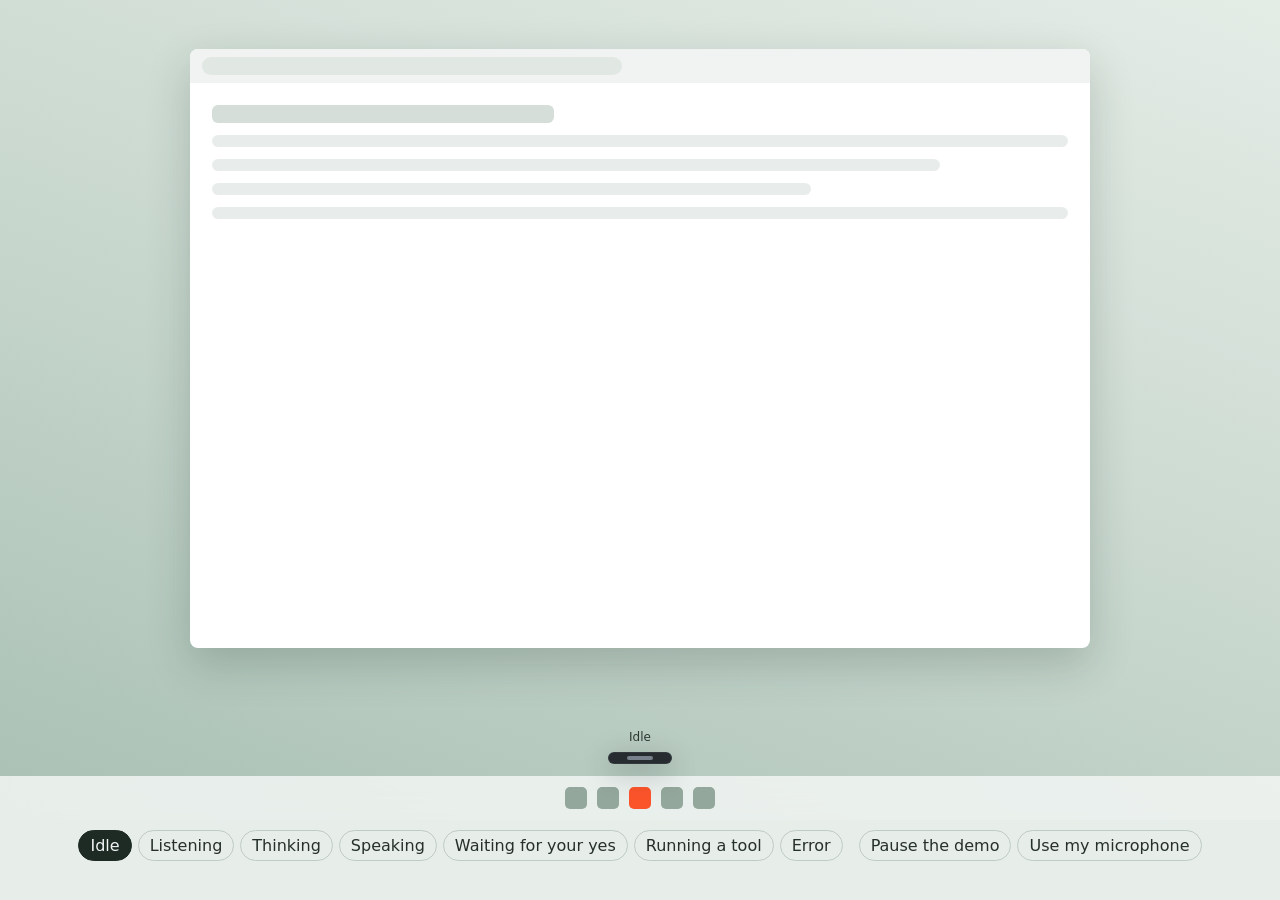
<file: ui-demos/pill.html>
<!doctype html>
<html lang="en">
<head>
<meta charset="utf-8">
<meta name="viewport" content="width=device-width, initial-scale=1">
<title>Jarvis pill</title>
<style>
  /* Pill: a small dark capsule above the taskbar that grows only as much as each state needs.
     The most practical one: always there, never in the way. */
  :root {
    --capsule: rgba(24, 27, 34, 0.9);
    --on: #F2F4F7;
    --soft: #9AA3B2;
    --accent: #7FB2FF;
    --dock-bg: #E7EDE9;
    --dock-fg: #26302B;
    --dock-line: #BFCCC4;
    --dock-accent: #1E2A24;
    --dock-on-accent: #F2F4F7;
  }
  body[data-state="listening"] { --accent: #6FB7FF; }
  body[data-state="thinking"] { --accent: #B79CFF; }
  body[data-state="speaking"] { --accent: #FFD08A; }
  body[data-state="confirm"] { --accent: #FFB547; }
  body[data-state="tool"] { --accent: #5ED6B8; }
  body[data-state="error"] { --accent: #FF6B63; }

  * { box-sizing: border-box; }
  html, body { height: 100%; margin: 0; }
  body {
    display: flex; flex-direction: column;
    font-family: "Segoe UI Variable Small", "Segoe UI Variable", "Segoe UI", system-ui, sans-serif;
  }
  .desktop {
    position: relative; flex: 1; min-height: 340px; overflow: hidden;
    background: linear-gradient(200deg, #E4ECE6 0%, #C9D8CF 50%, #A9C0B4 100%);
  }
  .browser {
    position: absolute; left: 6%; right: 6%; top: 6%; bottom: 172px; max-width: 900px; margin: 0 auto;
    background: #FFFFFF; border-radius: 8px; box-shadow: 0 16px 44px rgba(20, 40, 30, 0.2); overflow: hidden;
  }
  .browser .bar { height: 34px; background: #F0F3F1; display: flex; align-items: center; padding: 0 12px; gap: 8px; }
  .browser .bar i { display: block; height: 18px; flex: 1; max-width: 420px; border-radius: 9px; background: #E1E7E3; }
  .browser .page { padding: 22px; display: grid; gap: 12px; }
  .browser .page b { display: block; height: 12px; border-radius: 6px; background: #E8ECEA; }
  .browser .page b:nth-child(1) { width: 40%; height: 18px; background: #D5DED9; }
  .browser .page b:nth-child(3) { width: 85%; }
  .browser .page b:nth-child(4) { width: 70%; }
  .taskbar {
    position: absolute; left: 0; right: 0; bottom: 0; height: 44px; display: flex; gap: 10px;
    align-items: center; justify-content: center; background: rgba(243, 246, 244, 0.85); backdrop-filter: blur(18px);
  }
  .taskbar span { width: 22px; height: 22px; border-radius: 5px; background: #93A79C; }
  .taskbar span:nth-child(3) { background: #FB542B; }

  .pill {
    position: absolute; left: 50%; bottom: 56px; transform: translateX(-50%);
    display: flex; align-items: center; gap: 12px; padding: 0 16px; height: 40px; width: 64px;
    max-width: calc(100% - 32px); border-radius: 20px; background: var(--capsule); color: var(--on);
    backdrop-filter: blur(20px); box-shadow: 0 8px 28px rgba(10, 20, 15, 0.28), inset 0 0 0 1px rgba(255,255,255,0.06);
    transition: width 360ms cubic-bezier(.2,.8,.2,1), height 360ms cubic-bezier(.2,.8,.2,1), border-radius 360ms;
    overflow: hidden; font-size: 14px;
  }
  @media (prefers-reduced-motion: reduce) { .pill { transition: none; } }
  body[data-state="idle"] .pill { width: 64px; height: 12px; padding: 0; justify-content: center; }
  body[data-state="listening"] .pill { width: 380px; }
  body[data-state="thinking"] .pill { width: 140px; justify-content: center; }
  body[data-state="speaking"] .pill { width: 440px; }
  body[data-state="tool"] .pill { width: 330px; }
  body[data-state="confirm"] .pill { width: 460px; height: 92px; border-radius: 22px; flex-direction: column; justify-content: center; gap: 8px; }
  body[data-state="error"] .pill { width: 500px; height: 64px; border-radius: 20px; box-shadow: 0 8px 28px rgba(10,20,15,.28), inset 0 0 0 1.5px var(--accent); }

  .pill > * { display: none; }
  canvas.wave { width: 96px; height: 24px; flex: none; }
  .text { flex: 1; min-width: 0; white-space: nowrap; overflow: hidden; text-overflow: ellipsis; }
  .heard { color: var(--soft); }
  .dots { gap: 6px; }
  .dots i { width: 7px; height: 7px; border-radius: 50%; background: var(--accent); animation: hop 900ms infinite ease-in-out; }
  .dots i:nth-child(2) { animation-delay: 150ms; }
  .dots i:nth-child(3) { animation-delay: 300ms; }
  @keyframes hop { 50% { transform: translateY(-6px); opacity: .6; } }
  @media (prefers-reduced-motion: reduce) { .dots i { animation: none; } }
  .ring { width: 16px; height: 16px; flex: none; border-radius: 50%; border: 2px solid rgba(255,255,255,.2); border-top-color: var(--accent); animation: turn 800ms linear infinite; }
  @keyframes turn { to { transform: rotate(1turn); } }
  @media (prefers-reduced-motion: reduce) { .ring { animation: none; } }
  .tool { font: 13px Consolas, "Cascadia Mono", monospace; color: var(--accent); }
  .idle-dot { width: 26px; height: 4px; border-radius: 2px; background: var(--soft); opacity: .7; }
  .ask { flex: none; text-align: center; white-space: normal; }
  .buttons { gap: 8px; }
  .buttons button { font: inherit; font-size: 13px; padding: 4px 18px; border-radius: 12px; cursor: pointer; border: 1px solid rgba(255,255,255,.25); background: transparent; color: var(--on); }
  .buttons button[data-kit-answer="yes"] { background: var(--accent); border-color: var(--accent); color: #1B1F27; }
  .buttons button:focus-visible { outline: 2px solid var(--on); outline-offset: 2px; }
  .error { white-space: normal; line-height: 1.3; }

  body[data-state="idle"] .idle-dot,
  body[data-state="listening"] .wave, body[data-state="listening"] .heard,
  body[data-state="thinking"] .dots,
  body[data-state="speaking"] .wave, body[data-state="speaking"] .say,
  body[data-state="tool"] .ring, body[data-state="tool"] .tool, body[data-state="tool"] .say,
  body[data-state="confirm"] .ask, body[data-state="confirm"] .buttons,
  body[data-state="error"] .error { display: flex; }
  body[data-state="listening"] .heard, body[data-state="speaking"] .say, body[data-state="tool"] .say { display: block; }
  body[data-state="tool"] .say { color: var(--soft); }
  .label { position: absolute; left: 50%; bottom: 102px; transform: translateX(-50%); margin: 0; font-size: 12px; color: #2D3A33; }
  body[data-state="confirm"] .label { bottom: 154px; }
  body[data-state="error"] .label { bottom: 126px; }
  body[data-state="idle"] .label { bottom: 76px; }
</style>
</head>
<body data-state="idle">
<main class="desktop">
  <div class="browser" aria-hidden="true">
    <div class="bar"><i></i></div>
    <div class="page"><b></b><b></b><b></b><b></b><b></b></div>
  </div>
  <div class="taskbar" aria-hidden="true"><span></span><span></span><span></span><span></span><span></span></div>
  <p class="label" data-kit="label">Idle</p>
  <section class="pill" aria-live="polite">
    <span class="idle-dot" aria-hidden="true"></span>
    <canvas class="wave" id="wave" aria-hidden="true"></canvas>
    <span class="text heard" data-kit="heard"></span>
    <span class="dots" aria-hidden="true"><i></i><i></i><i></i></span>
    <span class="ring" aria-hidden="true"></span>
    <span class="tool" data-kit="tool"></span>
    <span class="text say" data-kit="say"></span>
    <span class="text ask" data-kit="ask"></span>
    <span class="buttons">
      <button type="button" data-kit-answer="yes">Yes</button>
      <button type="button" data-kit-answer="no">No</button>
    </span>
    <span class="text error" data-kit="say"></span>
  </section>
</main>
<nav id="dock"></nav>
<script>
// kit:begin
// The demo kit: the seven states, a scripted run, the controls, and the microphone level.
// Every demo page carries a copy between its kit markers; edit this file, then run
// `uv run python scripts/build_ui_demos.py` (a test checks the copies match).
//
// A page reads Kit.scene in Kit.onFrame(fn) and styles itself from body[data-state].
// Elements marked data-kit="heard" | "say" | "ask" | "tool" | "label" get their text here,
// and buttons marked data-kit-answer="yes" | "no" answer the confirmation.
// Nothing here makes a network request. The microphone is opened only after its button is
// pressed, and its sound never leaves the page: only a loudness number is read.
const Kit = (() => {
  const STATES = ["idle", "listening", "thinking", "speaking", "confirm", "tool", "error"];
  const NAMES = {
    idle: "Idle",
    listening: "Listening",
    thinking: "Thinking",
    speaking: "Speaking",
    confirm: "Waiting for your yes",
    tool: "Running a tool",
    error: "Error",
  };
  // What each state shows when picked by hand, and in screenshots.
  const EXAMPLE = {
    idle: { say: "Say “Hey Jarvis”" },
    listening: { heard: "send the clipboard to my phone" },
    thinking: { heard: "send the clipboard to my phone" },
    confirm: { ask: "Send what you copied to your phone?" },
    tool: { tool: "send_to_phone", say: "Sending to your phone" },
    speaking: { say: "Sent what you copied to your phone." },
    error: { say: "Your phone isn’t paired yet. Open KDE Connect on the PC and press Pair." },
  };
  const SCRIPT = [
    { state: "idle", ms: 1800, ...EXAMPLE.idle },
    { state: "listening", ms: 2800, heard: "send the clipboard to my phone" },
    { state: "thinking", ms: 1300, heard: "send the clipboard to my phone" },
    { state: "confirm", ms: 2600, ...EXAMPLE.confirm, auto: "yes" },
    { state: "idle", ms: 1600, ...EXAMPLE.idle },
    { state: "listening", ms: 1700, heard: "find my phone" },
    { state: "tool", ms: 1200, tool: "ring_phone", say: "Looking for your phone" },
    { state: "error", ms: 3400, ...EXAMPLE.error },
  ];
  const AFTER_YES = [
    { state: "tool", ms: 1400, ...EXAMPLE.tool },
    { state: "speaking", ms: 2800, ...EXAMPLE.speaking },
  ];
  const AFTER_NO = [{ state: "speaking", ms: 1600, say: "Okay, I won’t." }];

  const params = new URLSearchParams(location.search);
  const still = params.has("still"); // a frozen frame, for screenshots
  const calm = matchMedia("(prefers-reduced-motion: reduce)").matches;
  const scene = {
    state: "idle", heard: "", heardShown: "", say: "", ask: "", tool: "",
    t: 0, since: 0, level: 0, mic: false, calm, still,
    seq: 0, // counts every state change, so a page can tell a new step from the same one
    picked: false, // this state was chosen by hand (a button, a key, ?state=), not by a run
  };
  const frames = [];
  let queue = [];
  let stepEnds = 0;
  let looping = !still && !params.has("state");
  let step = null;
  let analyser = null;
  let samples = null;
  let fedLevel = 0; // a level from outside the page (the real Jarvis's microphone)
  let fedAt = -1;

  function show(entry, now) {
    step = entry;
    scene.state = entry.state;
    scene.heard = entry.heard || "";
    scene.say = entry.say || "";
    scene.ask = entry.ask || "";
    scene.tool = entry.tool || "";
    scene.since = now;
    scene.seq += 1;
    scene.picked = Boolean(entry.picked);
    stepEnds = entry.ms ? now + entry.ms / 1000 : Infinity;
    document.body.dataset.state = entry.state;
    for (const el of document.querySelectorAll("[data-kit]")) {
      const key = el.dataset.kit;
      if (key === "label") el.textContent = NAMES[entry.state];
      else if (key !== "heard") el.textContent = scene[key] || "";
    }
    for (const button of document.querySelectorAll("[data-kit-state]")) {
      button.setAttribute("aria-pressed", String(button.dataset.kitState === entry.state));
    }
  }

  function run(steps, now) {
    queue = steps.slice();
    show(queue.shift(), now);
  }

  function next(now) {
    if (step && step.auto) return answer(step.auto === "yes");
    if (queue.length) return show(queue.shift(), now);
    if (looping) return run(SCRIPT, now);
    stepEnds = Infinity;
  }

  function answer(yes) {
    if (scene.state !== "confirm") return;
    const now = performance.now() / 1000;
    queue = (yes ? AFTER_YES : AFTER_NO).slice();
    if (looping) queue.push(...SCRIPT);
    show(queue.shift(), now);
  }

  function pick(state) {
    looping = false;
    updatePlay();
    queue = [];
    show({ state, ...EXAMPLE[state], picked: true }, performance.now() / 1000);
  }

  // A page's own turn, such as a typed message: these steps once, then rest.
  function play(steps) {
    looping = false;
    updatePlay();
    run(steps, performance.now() / 1000);
  }

  // Live pages: a state from a real event, held until the next one, and Jarvis's own mic level.
  function set(state, fields = {}) {
    looping = false;
    updatePlay();
    queue = [];
    show({ state, ...fields }, performance.now() / 1000);
  }

  function feedLevel(value) {
    fedLevel = Math.max(0, Math.min(1, Number(value) || 0));
    fedAt = performance.now();
  }

  function stop() {
    looping = false;
    updatePlay();
    queue = [];
    show({ state: "idle", ...EXAMPLE.idle }, performance.now() / 1000);
  }

  function noise(t) {
    return (Math.sin(t * 7.3) + Math.sin(t * 13.1 + 1.7) * 0.6 + Math.sin(t * 29.9 + 0.4) * 0.3) / 1.9;
  }

  function syntheticLevel(t, inState) {
    switch (scene.state) {
      case "listening": return Math.min(1, 0.3 + 0.45 * Math.abs(noise(t * 1.4)));
      case "speaking": {
        const syllable = Math.abs(Math.sin(t * 9.5)) * (0.55 + 0.45 * Math.abs(Math.sin(t * 2.1)));
        return inState < 0.15 ? syllable * inState / 0.15 : syllable;
      }
      case "thinking": return 0.12 + 0.05 * Math.sin(t * 3);
      case "tool": return 0.2;
      default: return 0;
    }
  }

  function micLevel() {
    analyser.getFloatTimeDomainData(samples);
    let sum = 0;
    for (const v of samples) sum += v * v;
    return Math.min(1, Math.sqrt(sum / samples.length) * 6);
  }

  function tick(ms) {
    const now = ms / 1000;
    if (!still && now >= stepEnds) next(now);
    const t = still ? 2.2 : now;
    const inState = still ? 1.4 : now - scene.since;
    scene.t = t;
    const fed = scene.state === "listening" && ms - fedAt < 400;
    const target = fed ? fedLevel
      : scene.mic && scene.state === "listening" ? micLevel() : syntheticLevel(t, inState);
    scene.level = still ? target : scene.level + (target - scene.level) * 0.25;
    // The words appear as they are heard.
    const share = scene.state === "listening" && !still ? Math.min(1, inState / 1.8) : 1;
    scene.heardShown = scene.heard.slice(0, Math.ceil(scene.heard.length * share));
    for (const el of document.querySelectorAll('[data-kit="heard"]')) {
      if (el.textContent !== scene.heardShown) el.textContent = scene.heardShown;
    }
    for (const fn of frames) fn(scene);
    requestAnimationFrame(tick); // a frozen frame keeps drawing the same picture, so resizes redraw
  }

  async function toggleMic(button, status) {
    if (scene.mic) {
      scene.mic = false;
      analyser.context.close();
      analyser = null;
      button.textContent = "Use my microphone";
      status.textContent = "";
      return;
    }
    try {
      const stream = await navigator.mediaDevices.getUserMedia({ audio: true });
      const context = new AudioContext();
      analyser = context.createAnalyser();
      analyser.fftSize = 1024;
      samples = new Float32Array(analyser.fftSize);
      context.createMediaStreamSource(stream).connect(analyser);
      scene.mic = true;
      button.textContent = "Stop using the microphone";
      status.textContent = "Listening follows your voice. Nothing is recorded or sent.";
      pick("listening");
    } catch (error) {
      status.textContent = "The microphone was not allowed. Allow it in the address bar and try again.";
    }
  }

  let playButton = null;
  function updatePlay() {
    if (playButton) playButton.textContent = looping ? "Pause the demo" : "Play the demo";
  }

  function dock() {
    const nav = document.querySelector("#dock");
    if (!nav) return;
    nav.setAttribute("aria-label", "Demo controls");
    const states = document.createElement("div");
    states.className = "kit-states";
    states.setAttribute("role", "group");
    states.setAttribute("aria-label", "Show a state");
    STATES.forEach((state, index) => {
      const button = document.createElement("button");
      button.type = "button";
      button.dataset.kitState = state;
      button.textContent = NAMES[state];
      button.title = `${NAMES[state]} (key ${index + 1})`;
      button.addEventListener("click", () => pick(state));
      states.append(button);
    });
    const actions = document.createElement("div");
    actions.className = "kit-actions";
    playButton = document.createElement("button");
    playButton.type = "button";
    playButton.addEventListener("click", () => {
      looping = !looping;
      updatePlay();
      if (looping) run(SCRIPT, performance.now() / 1000);
    });
    const mic = document.createElement("button");
    mic.type = "button";
    mic.textContent = "Use my microphone";
    const status = document.createElement("p");
    status.className = "kit-status";
    status.setAttribute("role", "status");
    mic.addEventListener("click", () => toggleMic(mic, status));
    actions.append(playButton, mic);
    nav.append(states, actions, status);
    updatePlay();
  }

  const css = `
  #dock { display: flex; flex-wrap: wrap; align-items: center; justify-content: center;
    gap: 8px 16px; padding: 10px 16px; color: var(--dock-fg); background: var(--dock-bg);
    font: 13px/1.3 var(--dock-font, inherit); }
  #dock button { font: inherit; color: inherit; background: transparent; cursor: pointer;
    border: 1px solid var(--dock-line); border-radius: var(--dock-radius, 999px); padding: 5px 11px; }
  #dock button:hover { border-color: var(--dock-fg); }
  #dock button[aria-pressed="true"] { background: var(--dock-accent); color: var(--dock-on-accent);
    border-color: var(--dock-accent); }
  #dock button:focus-visible, [data-kit-answer]:focus-visible { outline: 2px solid var(--dock-accent);
    outline-offset: 2px; }
  .kit-states, .kit-actions { display: flex; flex-wrap: wrap; gap: 6px; justify-content: center; }
  .kit-status { margin: 0; width: 100%; text-align: center; min-height: 1.3em; opacity: .8; }
  body.kit-still #dock { display: none; }`;

  function start() {
    const style = document.createElement("style");
    style.textContent = css;
    document.head.append(style);
    if (still) document.body.classList.add("kit-still");
    dock();
    for (const button of document.querySelectorAll("[data-kit-answer]")) {
      button.addEventListener("click", () => answer(button.dataset.kitAnswer === "yes"));
    }
    addEventListener("keydown", (event) => {
      if (document.body.dataset.kitKeys === "off") return; // a live page: keys are for real use
      if (event.target.closest && event.target.closest("input, textarea")) return;
      const index = Number(event.key) - 1;
      if (index >= 0 && index < STATES.length) pick(STATES[index]);
      else if (event.key === " " && event.target === document.body) {
        event.preventDefault();
        playButton.click();
      }
    });
    const first = params.get("state");
    const now = performance.now() / 1000;
    // <body data-kit-autoplay="off">: the page waits for you; "Play the demo" still runs it.
    if (document.body.dataset.kitAutoplay === "off") looping = false;
    updatePlay();
    if (STATES.includes(first)) show({ state: first, ...EXAMPLE[first], picked: true }, now);
    else if (looping) run(SCRIPT, now);
    else show({ state: "idle", ...EXAMPLE.idle }, now);
    requestAnimationFrame(tick);
  }

  if (document.readyState === "loading") addEventListener("DOMContentLoaded", start);
  else start();
  return {
    STATES, NAMES, EXAMPLE, scene, onFrame: (fn) => frames.push(fn),
    pick, answer, play, stop, set, feedLevel,
  };
})();
// kit:end
</script>
<script>
  const wave = document.querySelector("#wave");
  const ctx = wave.getContext("2d");
  const ratio = devicePixelRatio || 1;
  wave.width = 96 * ratio;
  wave.height = 24 * ratio;
  ctx.scale(ratio, ratio);
  const heights = new Array(16).fill(0.1);
  Kit.onFrame((s) => {
    if (s.state !== "listening" && s.state !== "speaking") return;
    const color = getComputedStyle(document.body).getPropertyValue("--accent").trim();
    ctx.clearRect(0, 0, 96, 24);
    ctx.fillStyle = color;
    for (let i = 0; i < heights.length; i++) {
      const shape = 0.45 + 0.55 * Math.abs(Math.sin(i * 0.8 + s.t * (s.calm ? 0 : 5)));
      const want = Math.max(0.08, s.level * shape);
      heights[i] = s.still ? want : heights[i] + (want - heights[i]) * 0.35;
      const h = Math.max(2, heights[i] * 22);
      ctx.beginPath();
      ctx.roundRect(i * 6, 12 - h / 2, 3, h, 1.5);
      ctx.fill();
    }
  });
</script>
</body>
</html>
</file>
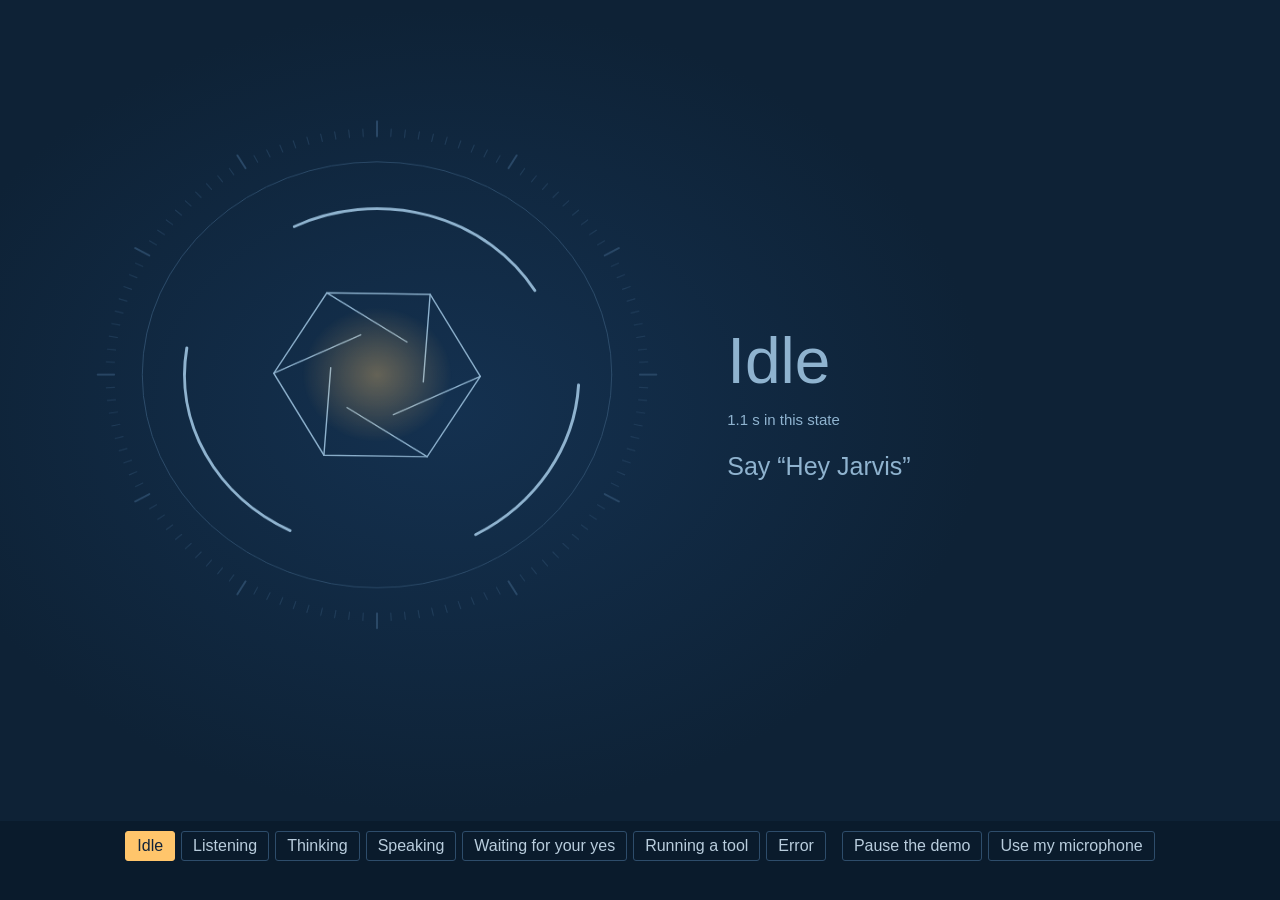
<file: ui-demos/reactor.html>
<!doctype html>
<html lang="en">
<head>
<meta charset="utf-8">
<meta name="viewport" content="width=device-width, initial-scale=1">
<title>Jarvis reactor</title>
<style>
  /* Reactor: steel linework on deep blue, one warm core. The loud, film-like one. */
  :root {
    --deep: #0E2236;
    --steel: #2E4D6B;
    --line: #8FB3CF;
    --text: #D9E6F1;
    --core: #FFC56B;
    --accent: #8FB3CF;
    --dock-bg: #0A1B2C;
    --dock-fg: #B9CDDD;
    --dock-line: #2E4D6B;
    --dock-accent: #FFC56B;
    --dock-on-accent: #10233A;
    --dock-radius: 3px;
  }
  body[data-state="listening"] { --accent: #7FD6FF; }
  body[data-state="thinking"] { --accent: #FFC56B; }
  body[data-state="speaking"] { --accent: #F4F8FB; }
  body[data-state="confirm"] { --accent: #FFB13B; }
  body[data-state="tool"] { --accent: #B9A4FF; }
  body[data-state="error"] { --accent: #FF6B5B; }

  * { box-sizing: border-box; }
  html, body { height: 100%; margin: 0; }
  body {
    display: flex; flex-direction: column; background: var(--deep); color: var(--text);
    font-family: Bahnschrift, "DIN Alternate", "Roboto Condensed", "Arial Narrow", sans-serif;
    font-stretch: condensed;
  }
  .stage {
    flex: 1; min-height: 0; display: grid; grid-template-columns: minmax(0, 1.3fr) minmax(0, 1fr);
    align-items: center; gap: 24px; padding: 24px clamp(16px, 4vw, 56px);
    background: radial-gradient(ellipse 60% 70% at 35% 50%, #143150 0%, var(--deep) 70%);
  }
  canvas { width: 100%; height: 100%; min-height: 300px; display: block; }
  .readout { max-width: 34ch; }
  .state {
    margin: 0 0 18px; font-size: clamp(34px, 5vw, 64px); font-weight: 300; line-height: 1;
    color: var(--accent); font-variation-settings: "wdth" 75;
  }
  .clock { margin: 0 0 22px; font-size: 15px; color: var(--line); font-variant-numeric: tabular-nums; }
  .heard, .say, .ask { margin: 0; font-size: clamp(19px, 2vw, 25px); line-height: 1.3; font-weight: 350; }
  .heard::before { content: "You said "; color: var(--line); }
  .heard:empty::before { content: ""; }
  .tool { margin: 10px 0 0; font-size: 15px; color: var(--accent); }
  .tool:not(:empty)::before { content: "Tool "; color: var(--line); }
  .confirm { display: none; }
  .confirm .buttons { display: flex; gap: 10px; margin-top: 18px; }
  .confirm button {
    font: inherit; font-size: 17px; padding: 8px 22px; border-radius: 3px; cursor: pointer;
    border: 1px solid var(--accent); background: transparent; color: var(--text);
  }
  .confirm button[data-kit-answer="yes"] { background: var(--accent); color: var(--deep); }
  .confirm button:focus-visible { outline: 2px solid var(--text); outline-offset: 3px; }
  body[data-state="confirm"] .confirm { display: block; }
  body[data-state="confirm"] .say, body[data-state="confirm"] .heard { display: none; }
  body:not([data-state="listening"]):not([data-state="thinking"]) .heard { display: none; }
  body[data-state="listening"] .say, body[data-state="thinking"] .say { display: none; }
  body[data-state="idle"] .say { color: var(--line); }

  @media (max-width: 760px) {
    .stage { grid-template-columns: 1fr; grid-template-rows: minmax(260px, 1fr) auto; text-align: center; }
    .readout { margin: 0 auto; }
    .confirm .buttons { justify-content: center; }
  }
</style>
</head>
<body data-state="idle">
<main class="stage">
  <canvas id="reactor" aria-hidden="true"></canvas>
  <section class="readout" aria-live="polite">
    <p class="state" data-kit="label">Idle</p>
    <p class="clock" id="clock">0.0 s in this state</p>
    <p class="heard" data-kit="heard"></p>
    <p class="say" data-kit="say"></p>
    <div class="confirm">
      <p class="ask" data-kit="ask"></p>
      <div class="buttons">
        <button type="button" data-kit-answer="yes">Yes</button>
        <button type="button" data-kit-answer="no">No</button>
      </div>
    </div>
    <p class="tool" data-kit="tool"></p>
  </section>
</main>
<nav id="dock"></nav>
<script>
// kit:begin
// The demo kit: the seven states, a scripted run, the controls, and the microphone level.
// Every demo page carries a copy between its kit markers; edit this file, then run
// `uv run python scripts/build_ui_demos.py` (a test checks the copies match).
//
// A page reads Kit.scene in Kit.onFrame(fn) and styles itself from body[data-state].
// Elements marked data-kit="heard" | "say" | "ask" | "tool" | "label" get their text here,
// and buttons marked data-kit-answer="yes" | "no" answer the confirmation.
// Nothing here makes a network request. The microphone is opened only after its button is
// pressed, and its sound never leaves the page: only a loudness number is read.
const Kit = (() => {
  const STATES = ["idle", "listening", "thinking", "speaking", "confirm", "tool", "error"];
  const NAMES = {
    idle: "Idle",
    listening: "Listening",
    thinking: "Thinking",
    speaking: "Speaking",
    confirm: "Waiting for your yes",
    tool: "Running a tool",
    error: "Error",
  };
  // What each state shows when picked by hand, and in screenshots.
  const EXAMPLE = {
    idle: { say: "Say “Hey Jarvis”" },
    listening: { heard: "send the clipboard to my phone" },
    thinking: { heard: "send the clipboard to my phone" },
    confirm: { ask: "Send what you copied to your phone?" },
    tool: { tool: "send_to_phone", say: "Sending to your phone" },
    speaking: { say: "Sent what you copied to your phone." },
    error: { say: "Your phone isn’t paired yet. Open KDE Connect on the PC and press Pair." },
  };
  const SCRIPT = [
    { state: "idle", ms: 1800, ...EXAMPLE.idle },
    { state: "listening", ms: 2800, heard: "send the clipboard to my phone" },
    { state: "thinking", ms: 1300, heard: "send the clipboard to my phone" },
    { state: "confirm", ms: 2600, ...EXAMPLE.confirm, auto: "yes" },
    { state: "idle", ms: 1600, ...EXAMPLE.idle },
    { state: "listening", ms: 1700, heard: "find my phone" },
    { state: "tool", ms: 1200, tool: "ring_phone", say: "Looking for your phone" },
    { state: "error", ms: 3400, ...EXAMPLE.error },
  ];
  const AFTER_YES = [
    { state: "tool", ms: 1400, ...EXAMPLE.tool },
    { state: "speaking", ms: 2800, ...EXAMPLE.speaking },
  ];
  const AFTER_NO = [{ state: "speaking", ms: 1600, say: "Okay, I won’t." }];

  const params = new URLSearchParams(location.search);
  const still = params.has("still"); // a frozen frame, for screenshots
  const calm = matchMedia("(prefers-reduced-motion: reduce)").matches;
  const scene = {
    state: "idle", heard: "", heardShown: "", say: "", ask: "", tool: "",
    t: 0, since: 0, level: 0, mic: false, calm, still,
    seq: 0, // counts every state change, so a page can tell a new step from the same one
    picked: false, // this state was chosen by hand (a button, a key, ?state=), not by a run
  };
  const frames = [];
  let queue = [];
  let stepEnds = 0;
  let looping = !still && !params.has("state");
  let step = null;
  let analyser = null;
  let samples = null;
  let fedLevel = 0; // a level from outside the page (the real Jarvis's microphone)
  let fedAt = -1;

  function show(entry, now) {
    step = entry;
    scene.state = entry.state;
    scene.heard = entry.heard || "";
    scene.say = entry.say || "";
    scene.ask = entry.ask || "";
    scene.tool = entry.tool || "";
    scene.since = now;
    scene.seq += 1;
    scene.picked = Boolean(entry.picked);
    stepEnds = entry.ms ? now + entry.ms / 1000 : Infinity;
    document.body.dataset.state = entry.state;
    for (const el of document.querySelectorAll("[data-kit]")) {
      const key = el.dataset.kit;
      if (key === "label") el.textContent = NAMES[entry.state];
      else if (key !== "heard") el.textContent = scene[key] || "";
    }
    for (const button of document.querySelectorAll("[data-kit-state]")) {
      button.setAttribute("aria-pressed", String(button.dataset.kitState === entry.state));
    }
  }

  function run(steps, now) {
    queue = steps.slice();
    show(queue.shift(), now);
  }

  function next(now) {
    if (step && step.auto) return answer(step.auto === "yes");
    if (queue.length) return show(queue.shift(), now);
    if (looping) return run(SCRIPT, now);
    stepEnds = Infinity;
  }

  function answer(yes) {
    if (scene.state !== "confirm") return;
    const now = performance.now() / 1000;
    queue = (yes ? AFTER_YES : AFTER_NO).slice();
    if (looping) queue.push(...SCRIPT);
    show(queue.shift(), now);
  }

  function pick(state) {
    looping = false;
    updatePlay();
    queue = [];
    show({ state, ...EXAMPLE[state], picked: true }, performance.now() / 1000);
  }

  // A page's own turn, such as a typed message: these steps once, then rest.
  function play(steps) {
    looping = false;
    updatePlay();
    run(steps, performance.now() / 1000);
  }

  // Live pages: a state from a real event, held until the next one, and Jarvis's own mic level.
  function set(state, fields = {}) {
    looping = false;
    updatePlay();
    queue = [];
    show({ state, ...fields }, performance.now() / 1000);
  }

  function feedLevel(value) {
    fedLevel = Math.max(0, Math.min(1, Number(value) || 0));
    fedAt = performance.now();
  }

  function stop() {
    looping = false;
    updatePlay();
    queue = [];
    show({ state: "idle", ...EXAMPLE.idle }, performance.now() / 1000);
  }

  function noise(t) {
    return (Math.sin(t * 7.3) + Math.sin(t * 13.1 + 1.7) * 0.6 + Math.sin(t * 29.9 + 0.4) * 0.3) / 1.9;
  }

  function syntheticLevel(t, inState) {
    switch (scene.state) {
      case "listening": return Math.min(1, 0.3 + 0.45 * Math.abs(noise(t * 1.4)));
      case "speaking": {
        const syllable = Math.abs(Math.sin(t * 9.5)) * (0.55 + 0.45 * Math.abs(Math.sin(t * 2.1)));
        return inState < 0.15 ? syllable * inState / 0.15 : syllable;
      }
      case "thinking": return 0.12 + 0.05 * Math.sin(t * 3);
      case "tool": return 0.2;
      default: return 0;
    }
  }

  function micLevel() {
    analyser.getFloatTimeDomainData(samples);
    let sum = 0;
    for (const v of samples) sum += v * v;
    return Math.min(1, Math.sqrt(sum / samples.length) * 6);
  }

  function tick(ms) {
    const now = ms / 1000;
    if (!still && now >= stepEnds) next(now);
    const t = still ? 2.2 : now;
    const inState = still ? 1.4 : now - scene.since;
    scene.t = t;
    const fed = scene.state === "listening" && ms - fedAt < 400;
    const target = fed ? fedLevel
      : scene.mic && scene.state === "listening" ? micLevel() : syntheticLevel(t, inState);
    scene.level = still ? target : scene.level + (target - scene.level) * 0.25;
    // The words appear as they are heard.
    const share = scene.state === "listening" && !still ? Math.min(1, inState / 1.8) : 1;
    scene.heardShown = scene.heard.slice(0, Math.ceil(scene.heard.length * share));
    for (const el of document.querySelectorAll('[data-kit="heard"]')) {
      if (el.textContent !== scene.heardShown) el.textContent = scene.heardShown;
    }
    for (const fn of frames) fn(scene);
    requestAnimationFrame(tick); // a frozen frame keeps drawing the same picture, so resizes redraw
  }

  async function toggleMic(button, status) {
    if (scene.mic) {
      scene.mic = false;
      analyser.context.close();
      analyser = null;
      button.textContent = "Use my microphone";
      status.textContent = "";
      return;
    }
    try {
      const stream = await navigator.mediaDevices.getUserMedia({ audio: true });
      const context = new AudioContext();
      analyser = context.createAnalyser();
      analyser.fftSize = 1024;
      samples = new Float32Array(analyser.fftSize);
      context.createMediaStreamSource(stream).connect(analyser);
      scene.mic = true;
      button.textContent = "Stop using the microphone";
      status.textContent = "Listening follows your voice. Nothing is recorded or sent.";
      pick("listening");
    } catch (error) {
      status.textContent = "The microphone was not allowed. Allow it in the address bar and try again.";
    }
  }

  let playButton = null;
  function updatePlay() {
    if (playButton) playButton.textContent = looping ? "Pause the demo" : "Play the demo";
  }

  function dock() {
    const nav = document.querySelector("#dock");
    if (!nav) return;
    nav.setAttribute("aria-label", "Demo controls");
    const states = document.createElement("div");
    states.className = "kit-states";
    states.setAttribute("role", "group");
    states.setAttribute("aria-label", "Show a state");
    STATES.forEach((state, index) => {
      const button = document.createElement("button");
      button.type = "button";
      button.dataset.kitState = state;
      button.textContent = NAMES[state];
      button.title = `${NAMES[state]} (key ${index + 1})`;
      button.addEventListener("click", () => pick(state));
      states.append(button);
    });
    const actions = document.createElement("div");
    actions.className = "kit-actions";
    playButton = document.createElement("button");
    playButton.type = "button";
    playButton.addEventListener("click", () => {
      looping = !looping;
      updatePlay();
      if (looping) run(SCRIPT, performance.now() / 1000);
    });
    const mic = document.createElement("button");
    mic.type = "button";
    mic.textContent = "Use my microphone";
    const status = document.createElement("p");
    status.className = "kit-status";
    status.setAttribute("role", "status");
    mic.addEventListener("click", () => toggleMic(mic, status));
    actions.append(playButton, mic);
    nav.append(states, actions, status);
    updatePlay();
  }

  const css = `
  #dock { display: flex; flex-wrap: wrap; align-items: center; justify-content: center;
    gap: 8px 16px; padding: 10px 16px; color: var(--dock-fg); background: var(--dock-bg);
    font: 13px/1.3 var(--dock-font, inherit); }
  #dock button { font: inherit; color: inherit; background: transparent; cursor: pointer;
    border: 1px solid var(--dock-line); border-radius: var(--dock-radius, 999px); padding: 5px 11px; }
  #dock button:hover { border-color: var(--dock-fg); }
  #dock button[aria-pressed="true"] { background: var(--dock-accent); color: var(--dock-on-accent);
    border-color: var(--dock-accent); }
  #dock button:focus-visible, [data-kit-answer]:focus-visible { outline: 2px solid var(--dock-accent);
    outline-offset: 2px; }
  .kit-states, .kit-actions { display: flex; flex-wrap: wrap; gap: 6px; justify-content: center; }
  .kit-status { margin: 0; width: 100%; text-align: center; min-height: 1.3em; opacity: .8; }
  body.kit-still #dock { display: none; }`;

  function start() {
    const style = document.createElement("style");
    style.textContent = css;
    document.head.append(style);
    if (still) document.body.classList.add("kit-still");
    dock();
    for (const button of document.querySelectorAll("[data-kit-answer]")) {
      button.addEventListener("click", () => answer(button.dataset.kitAnswer === "yes"));
    }
    addEventListener("keydown", (event) => {
      if (document.body.dataset.kitKeys === "off") return; // a live page: keys are for real use
      if (event.target.closest && event.target.closest("input, textarea")) return;
      const index = Number(event.key) - 1;
      if (index >= 0 && index < STATES.length) pick(STATES[index]);
      else if (event.key === " " && event.target === document.body) {
        event.preventDefault();
        playButton.click();
      }
    });
    const first = params.get("state");
    const now = performance.now() / 1000;
    // <body data-kit-autoplay="off">: the page waits for you; "Play the demo" still runs it.
    if (document.body.dataset.kitAutoplay === "off") looping = false;
    updatePlay();
    if (STATES.includes(first)) show({ state: first, ...EXAMPLE[first], picked: true }, now);
    else if (looping) run(SCRIPT, now);
    else show({ state: "idle", ...EXAMPLE.idle }, now);
    requestAnimationFrame(tick);
  }

  if (document.readyState === "loading") addEventListener("DOMContentLoaded", start);
  else start();
  return {
    STATES, NAMES, EXAMPLE, scene, onFrame: (fn) => frames.push(fn),
    pick, answer, play, stop, set, feedLevel,
  };
})();
// kit:end
</script>
<script>
  const canvas = document.querySelector("#reactor");
  const ctx = canvas.getContext("2d");
  const clock = document.querySelector("#clock");
  const css = (name) => getComputedStyle(document.body).getPropertyValue(name).trim();
  let spin = 0;
  let last = 0;

  function size() {
    const ratio = devicePixelRatio || 1;
    const { width, height } = canvas.getBoundingClientRect();
    canvas.width = Math.round(width * ratio);
    canvas.height = Math.round(height * ratio);
    ctx.setTransform(ratio, 0, 0, ratio, 0, 0);
  }
  addEventListener("resize", size);
  size();

  Kit.onFrame((s) => {
    const { width, height } = canvas.getBoundingClientRect();
    const dt = s.still ? 0 : Math.min(0.05, s.t - last);
    last = s.t;
    const speeds = { idle: 0.05, listening: 0.15, thinking: 1.6, speaking: 0.25, confirm: 0, tool: 0.7, error: 0 };
    spin += (s.calm ? 0 : speeds[s.state]) * dt;
    const turn = s.still ? 0.6 : spin;
    const cx = width / 2, cy = height / 2;
    const R = Math.min(width, height) * 0.36;
    const accent = css("--accent"), line = css("--line"), steel = css("--steel"), core = css("--core");
    const inState = s.still ? 1.4 : s.t - s.since;
    clock.textContent = `${inState.toFixed(1)} s in this state`;
    ctx.clearRect(0, 0, width, height);
    ctx.lineCap = "round";

    // Outer ticks: 120 of them. Listening lifts them with your voice; a tool steps them round.
    const ticks = 120;
    for (let i = 0; i < ticks; i++) {
      const a = (i / ticks) * Math.PI * 2 - Math.PI / 2;
      let lift = 0, lit = false;
      if (s.state === "listening") lift = s.level * (0.5 + 0.5 * Math.sin(i * 0.9 + s.t * 6)) * R * 0.14;
      if (s.state === "thinking") lit = ((i / ticks + turn * 0.5) % 1) < 0.12;
      if (s.state === "tool") lit = Math.floor(i / 10) === Math.floor((turn * 4) % 12);
      if (s.state === "speaking") lift = s.level * R * 0.06;
      if (s.state === "error") lit = i % 7 < 3;
      if (s.state === "confirm") lit = i < 15 || i > 105 || (i > 45 && i < 75);
      const long = i % 10 === 0;
      const r1 = R * 1.12, r2 = r1 + (long ? R * 0.07 : R * 0.035) + lift;
      ctx.strokeStyle = lit || s.state === "listening" || s.state === "speaking" ? accent : steel;
      ctx.globalAlpha = lit ? 1 : long ? 0.9 : 0.55;
      ctx.lineWidth = long ? 2 : 1.2;
      ctx.beginPath();
      ctx.moveTo(cx + Math.cos(a) * r1, cy + Math.sin(a) * r1);
      ctx.lineTo(cx + Math.cos(a) * r2, cy + Math.sin(a) * r2);
      ctx.stroke();
    }
    ctx.globalAlpha = 1;

    // The middle ring and three arcs that turn.
    ctx.strokeStyle = steel;
    ctx.lineWidth = 1;
    ctx.beginPath();
    ctx.arc(cx, cy, R, 0, Math.PI * 2);
    ctx.stroke();
    ctx.strokeStyle = s.state === "idle" ? line : accent;
    ctx.lineWidth = 3;
    for (let k = 0; k < 3; k++) {
      const start = turn * (k % 2 ? -1 : 1) + (k * Math.PI * 2) / 3;
      ctx.beginPath();
      ctx.arc(cx, cy, R * (0.86 - k * 0.04), start, start + Math.PI * (0.32 + 0.08 * k));
      ctx.stroke();
    }

    // The aperture: six blades that open with the level.
    const open = 0.44 + s.level * 0.12 + (s.state === "confirm" ? 0.04 * Math.sin(s.t * 2.4) : 0);
    ctx.strokeStyle = line;
    ctx.lineWidth = 1.4;
    ctx.beginPath();
    for (let k = 0; k <= 6; k++) {
      const a = (k / 6) * Math.PI * 2 + turn * 0.3;
      const x = cx + Math.cos(a) * R * open, y = cy + Math.sin(a) * R * open;
      k ? ctx.lineTo(x, y) : ctx.moveTo(x, y);
    }
    ctx.stroke();
    for (let k = 0; k < 6; k++) {
      const a = (k / 6) * Math.PI * 2 + turn * 0.3;
      ctx.beginPath();
      ctx.moveTo(cx + Math.cos(a) * R * open, cy + Math.sin(a) * R * open);
      ctx.lineTo(cx + Math.cos(a + 1.2) * R * 0.2, cy + Math.sin(a + 1.2) * R * 0.2);
      ctx.stroke();
    }

    // The core: warm, brighter when Jarvis speaks, red on an error.
    const glow = s.state === "error" ? "#FF6B5B" : core;
    const strength = { idle: 0.35, listening: 0.5, thinking: 0.55, speaking: 0.55 + s.level * 0.45,
      confirm: 0.7, tool: 0.6, error: 0.8 }[s.state];
    const g = ctx.createRadialGradient(cx, cy, 0, cx, cy, R * 0.32);
    g.addColorStop(0, glow);
    g.addColorStop(0.35, glow + "AA");
    g.addColorStop(1, glow + "00");
    ctx.globalAlpha = strength;
    ctx.fillStyle = g;
    ctx.beginPath();
    ctx.arc(cx, cy, R * 0.32, 0, Math.PI * 2);
    ctx.fill();
    ctx.globalAlpha = 1;
  });
</script>
</body>
</html>
</file>
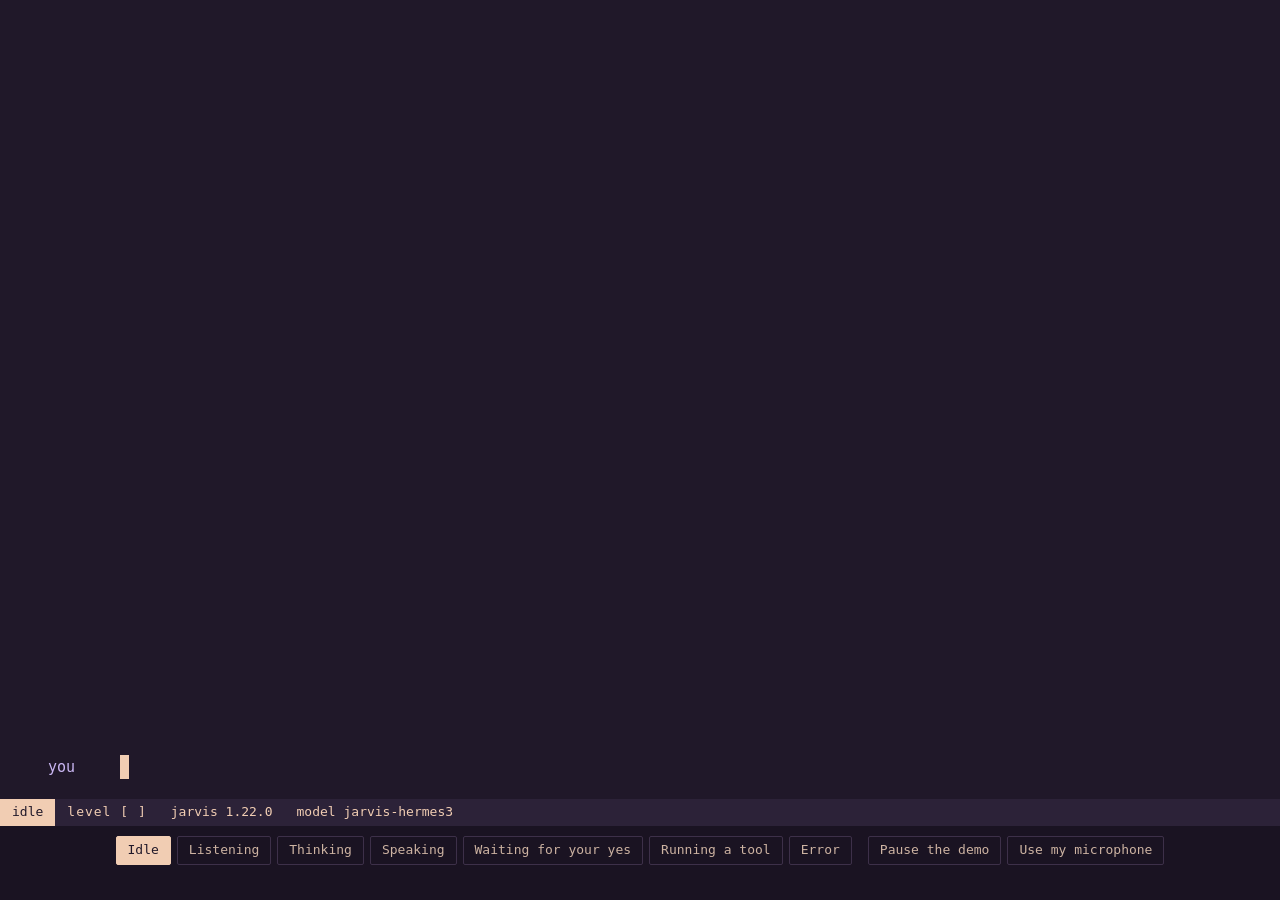
<file: ui-demos/terminal.html>
<!doctype html>
<html lang="en">
<head>
<meta charset="utf-8">
<meta name="viewport" content="width=device-width, initial-scale=1">
<title>Jarvis terminal</title>
<style>
  /* Terminal: jarvis chat as the whole interface. Every state is a line you can read back,
     and a status bar says what Jarvis is doing now. */
  :root {
    --plum: #201829;
    --plum-2: #2C2238;
    --text: #F1CDB3;
    --dim: #8F7C93;
    --teal: #72D6C4;
    --amber: #F5B85C;
    --red: #FF7C70;
    --you: #C9B6F2;
    --dock-bg: #1A1322;
    --dock-fg: #CDB3A2;
    --dock-line: #3D3049;
    --dock-accent: #F1CDB3;
    --dock-on-accent: #201829;
    --dock-radius: 2px;
    --dock-font: Consolas, "Cascadia Mono", monospace;
  }
  * { box-sizing: border-box; }
  html, body { height: 100%; margin: 0; }
  body {
    display: flex; flex-direction: column; background: var(--plum); color: var(--text);
    font: 15px/1.6 Consolas, "Cascadia Mono", "DejaVu Sans Mono", monospace;
  }
  .pane { flex: 1; min-height: 0; display: flex; flex-direction: column; justify-content: flex-end; padding: 20px clamp(16px, 4vw, 48px); overflow: hidden; }
  .log { max-width: 92ch; }
  .line { margin: 0; white-space: pre-wrap; word-break: break-word; }
  .line.old { opacity: 0.45; }
  .who { display: inline-block; min-width: 8ch; }
  .you .who { color: var(--you); }
  .jarvis .who { color: var(--text); }
  .think { color: var(--dim); }
  .tool { color: var(--teal); }
  .ask { color: var(--amber); }
  .bad { color: var(--red); }
  .cursor { display: inline-block; width: 0.6em; background: var(--text); animation: blink 1.1s steps(1) infinite; }
  @keyframes blink { 50% { opacity: 0; } }
  @media (prefers-reduced-motion: reduce) { .cursor { animation: none; } }
  .answer { font: inherit; color: var(--amber); background: transparent; border: 1px solid var(--amber); border-radius: 2px; padding: 0 8px; margin-left: 8px; cursor: pointer; }
  .answer:focus-visible { outline: 2px solid var(--text); outline-offset: 2px; }
  .status { display: flex; flex-wrap: wrap; font-size: 13px; background: var(--plum-2); }
  .status span { padding: 3px 12px; }
  .status .now { background: var(--text); color: var(--plum); }
  body[data-state="listening"] .status .now { background: var(--you); }
  body[data-state="confirm"] .status .now { background: var(--amber); }
  body[data-state="tool"] .status .now { background: var(--teal); }
  body[data-state="error"] .status .now { background: var(--red); }
  .meter { letter-spacing: 1px; color: var(--text); }
  .sr { position: absolute; width: 1px; height: 1px; overflow: hidden; clip: rect(0 0 0 0); }
</style>
</head>
<body data-state="idle">
<main class="pane">
  <div class="log" id="log" aria-hidden="true"></div>
</main>
<div class="status" aria-hidden="true">
  <span class="now" id="now">idle</span>
  <span class="meter" id="meter"></span>
  <span>jarvis 1.22.0</span>
  <span>model jarvis-hermes3</span>
</div>
<p class="sr" aria-live="polite"><span data-kit="label"></span>. <span data-kit="say"></span> <span data-kit="ask"></span></p>
<nav id="dock"></nav>
<script>
// kit:begin
// The demo kit: the seven states, a scripted run, the controls, and the microphone level.
// Every demo page carries a copy between its kit markers; edit this file, then run
// `uv run python scripts/build_ui_demos.py` (a test checks the copies match).
//
// A page reads Kit.scene in Kit.onFrame(fn) and styles itself from body[data-state].
// Elements marked data-kit="heard" | "say" | "ask" | "tool" | "label" get their text here,
// and buttons marked data-kit-answer="yes" | "no" answer the confirmation.
// Nothing here makes a network request. The microphone is opened only after its button is
// pressed, and its sound never leaves the page: only a loudness number is read.
const Kit = (() => {
  const STATES = ["idle", "listening", "thinking", "speaking", "confirm", "tool", "error"];
  const NAMES = {
    idle: "Idle",
    listening: "Listening",
    thinking: "Thinking",
    speaking: "Speaking",
    confirm: "Waiting for your yes",
    tool: "Running a tool",
    error: "Error",
  };
  // What each state shows when picked by hand, and in screenshots.
  const EXAMPLE = {
    idle: { say: "Say “Hey Jarvis”" },
    listening: { heard: "send the clipboard to my phone" },
    thinking: { heard: "send the clipboard to my phone" },
    confirm: { ask: "Send what you copied to your phone?" },
    tool: { tool: "send_to_phone", say: "Sending to your phone" },
    speaking: { say: "Sent what you copied to your phone." },
    error: { say: "Your phone isn’t paired yet. Open KDE Connect on the PC and press Pair." },
  };
  const SCRIPT = [
    { state: "idle", ms: 1800, ...EXAMPLE.idle },
    { state: "listening", ms: 2800, heard: "send the clipboard to my phone" },
    { state: "thinking", ms: 1300, heard: "send the clipboard to my phone" },
    { state: "confirm", ms: 2600, ...EXAMPLE.confirm, auto: "yes" },
    { state: "idle", ms: 1600, ...EXAMPLE.idle },
    { state: "listening", ms: 1700, heard: "find my phone" },
    { state: "tool", ms: 1200, tool: "ring_phone", say: "Looking for your phone" },
    { state: "error", ms: 3400, ...EXAMPLE.error },
  ];
  const AFTER_YES = [
    { state: "tool", ms: 1400, ...EXAMPLE.tool },
    { state: "speaking", ms: 2800, ...EXAMPLE.speaking },
  ];
  const AFTER_NO = [{ state: "speaking", ms: 1600, say: "Okay, I won’t." }];

  const params = new URLSearchParams(location.search);
  const still = params.has("still"); // a frozen frame, for screenshots
  const calm = matchMedia("(prefers-reduced-motion: reduce)").matches;
  const scene = {
    state: "idle", heard: "", heardShown: "", say: "", ask: "", tool: "",
    t: 0, since: 0, level: 0, mic: false, calm, still,
    seq: 0, // counts every state change, so a page can tell a new step from the same one
    picked: false, // this state was chosen by hand (a button, a key, ?state=), not by a run
  };
  const frames = [];
  let queue = [];
  let stepEnds = 0;
  let looping = !still && !params.has("state");
  let step = null;
  let analyser = null;
  let samples = null;
  let fedLevel = 0; // a level from outside the page (the real Jarvis's microphone)
  let fedAt = -1;

  function show(entry, now) {
    step = entry;
    scene.state = entry.state;
    scene.heard = entry.heard || "";
    scene.say = entry.say || "";
    scene.ask = entry.ask || "";
    scene.tool = entry.tool || "";
    scene.since = now;
    scene.seq += 1;
    scene.picked = Boolean(entry.picked);
    stepEnds = entry.ms ? now + entry.ms / 1000 : Infinity;
    document.body.dataset.state = entry.state;
    for (const el of document.querySelectorAll("[data-kit]")) {
      const key = el.dataset.kit;
      if (key === "label") el.textContent = NAMES[entry.state];
      else if (key !== "heard") el.textContent = scene[key] || "";
    }
    for (const button of document.querySelectorAll("[data-kit-state]")) {
      button.setAttribute("aria-pressed", String(button.dataset.kitState === entry.state));
    }
  }

  function run(steps, now) {
    queue = steps.slice();
    show(queue.shift(), now);
  }

  function next(now) {
    if (step && step.auto) return answer(step.auto === "yes");
    if (queue.length) return show(queue.shift(), now);
    if (looping) return run(SCRIPT, now);
    stepEnds = Infinity;
  }

  function answer(yes) {
    if (scene.state !== "confirm") return;
    const now = performance.now() / 1000;
    queue = (yes ? AFTER_YES : AFTER_NO).slice();
    if (looping) queue.push(...SCRIPT);
    show(queue.shift(), now);
  }

  function pick(state) {
    looping = false;
    updatePlay();
    queue = [];
    show({ state, ...EXAMPLE[state], picked: true }, performance.now() / 1000);
  }

  // A page's own turn, such as a typed message: these steps once, then rest.
  function play(steps) {
    looping = false;
    updatePlay();
    run(steps, performance.now() / 1000);
  }

  // Live pages: a state from a real event, held until the next one, and Jarvis's own mic level.
  function set(state, fields = {}) {
    looping = false;
    updatePlay();
    queue = [];
    show({ state, ...fields }, performance.now() / 1000);
  }

  function feedLevel(value) {
    fedLevel = Math.max(0, Math.min(1, Number(value) || 0));
    fedAt = performance.now();
  }

  function stop() {
    looping = false;
    updatePlay();
    queue = [];
    show({ state: "idle", ...EXAMPLE.idle }, performance.now() / 1000);
  }

  function noise(t) {
    return (Math.sin(t * 7.3) + Math.sin(t * 13.1 + 1.7) * 0.6 + Math.sin(t * 29.9 + 0.4) * 0.3) / 1.9;
  }

  function syntheticLevel(t, inState) {
    switch (scene.state) {
      case "listening": return Math.min(1, 0.3 + 0.45 * Math.abs(noise(t * 1.4)));
      case "speaking": {
        const syllable = Math.abs(Math.sin(t * 9.5)) * (0.55 + 0.45 * Math.abs(Math.sin(t * 2.1)));
        return inState < 0.15 ? syllable * inState / 0.15 : syllable;
      }
      case "thinking": return 0.12 + 0.05 * Math.sin(t * 3);
      case "tool": return 0.2;
      default: return 0;
    }
  }

  function micLevel() {
    analyser.getFloatTimeDomainData(samples);
    let sum = 0;
    for (const v of samples) sum += v * v;
    return Math.min(1, Math.sqrt(sum / samples.length) * 6);
  }

  function tick(ms) {
    const now = ms / 1000;
    if (!still && now >= stepEnds) next(now);
    const t = still ? 2.2 : now;
    const inState = still ? 1.4 : now - scene.since;
    scene.t = t;
    const fed = scene.state === "listening" && ms - fedAt < 400;
    const target = fed ? fedLevel
      : scene.mic && scene.state === "listening" ? micLevel() : syntheticLevel(t, inState);
    scene.level = still ? target : scene.level + (target - scene.level) * 0.25;
    // The words appear as they are heard.
    const share = scene.state === "listening" && !still ? Math.min(1, inState / 1.8) : 1;
    scene.heardShown = scene.heard.slice(0, Math.ceil(scene.heard.length * share));
    for (const el of document.querySelectorAll('[data-kit="heard"]')) {
      if (el.textContent !== scene.heardShown) el.textContent = scene.heardShown;
    }
    for (const fn of frames) fn(scene);
    requestAnimationFrame(tick); // a frozen frame keeps drawing the same picture, so resizes redraw
  }

  async function toggleMic(button, status) {
    if (scene.mic) {
      scene.mic = false;
      analyser.context.close();
      analyser = null;
      button.textContent = "Use my microphone";
      status.textContent = "";
      return;
    }
    try {
      const stream = await navigator.mediaDevices.getUserMedia({ audio: true });
      const context = new AudioContext();
      analyser = context.createAnalyser();
      analyser.fftSize = 1024;
      samples = new Float32Array(analyser.fftSize);
      context.createMediaStreamSource(stream).connect(analyser);
      scene.mic = true;
      button.textContent = "Stop using the microphone";
      status.textContent = "Listening follows your voice. Nothing is recorded or sent.";
      pick("listening");
    } catch (error) {
      status.textContent = "The microphone was not allowed. Allow it in the address bar and try again.";
    }
  }

  let playButton = null;
  function updatePlay() {
    if (playButton) playButton.textContent = looping ? "Pause the demo" : "Play the demo";
  }

  function dock() {
    const nav = document.querySelector("#dock");
    if (!nav) return;
    nav.setAttribute("aria-label", "Demo controls");
    const states = document.createElement("div");
    states.className = "kit-states";
    states.setAttribute("role", "group");
    states.setAttribute("aria-label", "Show a state");
    STATES.forEach((state, index) => {
      const button = document.createElement("button");
      button.type = "button";
      button.dataset.kitState = state;
      button.textContent = NAMES[state];
      button.title = `${NAMES[state]} (key ${index + 1})`;
      button.addEventListener("click", () => pick(state));
      states.append(button);
    });
    const actions = document.createElement("div");
    actions.className = "kit-actions";
    playButton = document.createElement("button");
    playButton.type = "button";
    playButton.addEventListener("click", () => {
      looping = !looping;
      updatePlay();
      if (looping) run(SCRIPT, performance.now() / 1000);
    });
    const mic = document.createElement("button");
    mic.type = "button";
    mic.textContent = "Use my microphone";
    const status = document.createElement("p");
    status.className = "kit-status";
    status.setAttribute("role", "status");
    mic.addEventListener("click", () => toggleMic(mic, status));
    actions.append(playButton, mic);
    nav.append(states, actions, status);
    updatePlay();
  }

  const css = `
  #dock { display: flex; flex-wrap: wrap; align-items: center; justify-content: center;
    gap: 8px 16px; padding: 10px 16px; color: var(--dock-fg); background: var(--dock-bg);
    font: 13px/1.3 var(--dock-font, inherit); }
  #dock button { font: inherit; color: inherit; background: transparent; cursor: pointer;
    border: 1px solid var(--dock-line); border-radius: var(--dock-radius, 999px); padding: 5px 11px; }
  #dock button:hover { border-color: var(--dock-fg); }
  #dock button[aria-pressed="true"] { background: var(--dock-accent); color: var(--dock-on-accent);
    border-color: var(--dock-accent); }
  #dock button:focus-visible, [data-kit-answer]:focus-visible { outline: 2px solid var(--dock-accent);
    outline-offset: 2px; }
  .kit-states, .kit-actions { display: flex; flex-wrap: wrap; gap: 6px; justify-content: center; }
  .kit-status { margin: 0; width: 100%; text-align: center; min-height: 1.3em; opacity: .8; }
  body.kit-still #dock { display: none; }`;

  function start() {
    const style = document.createElement("style");
    style.textContent = css;
    document.head.append(style);
    if (still) document.body.classList.add("kit-still");
    dock();
    for (const button of document.querySelectorAll("[data-kit-answer]")) {
      button.addEventListener("click", () => answer(button.dataset.kitAnswer === "yes"));
    }
    addEventListener("keydown", (event) => {
      if (document.body.dataset.kitKeys === "off") return; // a live page: keys are for real use
      if (event.target.closest && event.target.closest("input, textarea")) return;
      const index = Number(event.key) - 1;
      if (index >= 0 && index < STATES.length) pick(STATES[index]);
      else if (event.key === " " && event.target === document.body) {
        event.preventDefault();
        playButton.click();
      }
    });
    const first = params.get("state");
    const now = performance.now() / 1000;
    // <body data-kit-autoplay="off">: the page waits for you; "Play the demo" still runs it.
    if (document.body.dataset.kitAutoplay === "off") looping = false;
    updatePlay();
    if (STATES.includes(first)) show({ state: first, ...EXAMPLE[first], picked: true }, now);
    else if (looping) run(SCRIPT, now);
    else show({ state: "idle", ...EXAMPLE.idle }, now);
    requestAnimationFrame(tick);
  }

  if (document.readyState === "loading") addEventListener("DOMContentLoaded", start);
  else start();
  return {
    STATES, NAMES, EXAMPLE, scene, onFrame: (fn) => frames.push(fn),
    pick, answer, play, stop, set, feedLevel,
  };
})();
// kit:end
</script>
<script>
  const log = document.querySelector("#log");
  const now = document.querySelector("#now");
  const meter = document.querySelector("#meter");
  const ARGS = { send_to_phone: '{"item": "clipboard"}', ring_phone: "{}" };
  // What a state's exchange looks like when it is picked by hand.
  const PREFIX = {
    idle: [],
    listening: [],
    thinking: ["you"],
    confirm: ["you", "thinking"],
    tool: ["you", "thinking", "confirm"],
    speaking: ["you", "thinking", "confirm", "tool"],
    error: ["you", "tool"],
  };
  const CANON = {
    you: { heard: "send the clipboard to my phone" },
    confirm: { ask: "Send what you copied to your phone?", answer: "y" },
    tool: { tool: "send_to_phone", done: "ok" },
  };
  let history = [];
  let exchange = [];
  let previous = null;

  function step(kind, s) {
    return { kind, heard: s.heard, say: s.say, ask: s.ask, tool: s.tool };
  }

  function enter(s) {
    const st = s.state;
    const last = exchange[exchange.length - 1];
    if (last && last.kind === "confirm" && !last.answer) last.answer = st === "tool" ? "y" : "n";
    if (last && last.kind === "tool") last.done = st === "error" ? "failed" : "ok";
    if (st === "idle" || st === "listening") {
      if (exchange.length) history = [...history, exchange].slice(-2);
      exchange = st === "listening" ? [{ kind: "you" }] : [];
      return;
    }
    if (!exchange.length) {
      exchange = PREFIX[st].map((kind) => ({ kind, ...(CANON[kind] || {}),
        ...(st === "error" && kind === "you" ? { heard: "find my phone" } : {}),
        ...(st === "error" && kind === "tool" ? { tool: "ring_phone", done: "failed" } : {}) }));
    }
    exchange.push(step(st, s));
  }

  function text(tag, cls, content) {
    const el = document.createElement(tag);
    el.className = cls;
    el.textContent = content;
    return el;
  }

  function line(item, s, live, old) {
    const p = document.createElement("p");
    p.className = "line" + (old ? " old" : "");
    switch (item.kind) {
      case "you":
        p.classList.add("you");
        p.append(text("span", "who", "you"), live ? s.heardShown : item.heard || "");
        if (live && s.state === "listening") p.append(text("span", "cursor", " "));
        break;
      case "thinking":
        p.append(text("span", "think", "        thinking..."));
        break;
      case "confirm": {
        p.append(text("span", "ask", `        ? ${item.ask} [y/n]`));
        if (item.answer) p.append(text("span", "ask", ` ${item.answer}`));
        else if (!old) {
          for (const [label, value] of [["y", "yes"], ["n", "no"]]) {
            const b = text("button", "answer", label);
            b.type = "button";
            b.addEventListener("click", () => Kit.answer(value === "yes"));
            p.append(b);
          }
        }
        break;
      }
      case "tool": {
        const spin = "|/-\\"[Math.floor(s.t * 8) % 4];
        const mark = item.done || (s.calm ? "..." : spin);
        p.append(text("span", "tool", `        > ${item.tool} ${ARGS[item.tool] || ""}  ${mark}`));
        break;
      }
      case "speaking": {
        p.classList.add("jarvis");
        const share = live && !s.still ? Math.min(1, (s.t - s.since) / 1.4) : 1;
        p.append(text("span", "who", "jarvis"), item.say.slice(0, Math.ceil(item.say.length * share)));
        break;
      }
      case "error":
        p.append(text("span", "bad", `        x ${item.say}`));
        break;
      default:
        break;
    }
    return p;
  }

  const BARS = " .:-=+*#%@";
  Kit.onFrame((s) => {
    if (s.state !== previous || s.since !== enter.since) {
      enter(s);
      enter.since = s.since;
      previous = s.state;
    }
    const lines = [];
    for (const old of history) for (const item of old) lines.push(line(item, s, false, true));
    exchange.forEach((item, i) => lines.push(line(item, s, i === exchange.length - 1, false)));
    if (!exchange.length) {
      const p = document.createElement("p");
      p.className = "line you";
      p.append(text("span", "who", "you"), text("span", "cursor", " "));
      lines.push(p);
    }
    // Rebuild only when something visible changed, so the y/n buttons keep their focus.
    const key = lines.map((l) => l.textContent).join("\n");
    if (key !== log.dataset.key) {
      log.dataset.key = key;
      log.replaceChildren(...lines);
    }
    now.textContent = Kit.NAMES[s.state].toLowerCase();
    let bars = "";
    for (let i = 0; i < 12; i++) {
      const v = s.level * (0.6 + 0.4 * Math.sin(i * 1.3 + s.t * 7));
      bars += BARS[Math.max(0, Math.min(BARS.length - 1, Math.round(v * (BARS.length - 1))))];
    }
    meter.textContent = `level [${bars}]`;
  });
</script>
</body>
</html>
</file>
